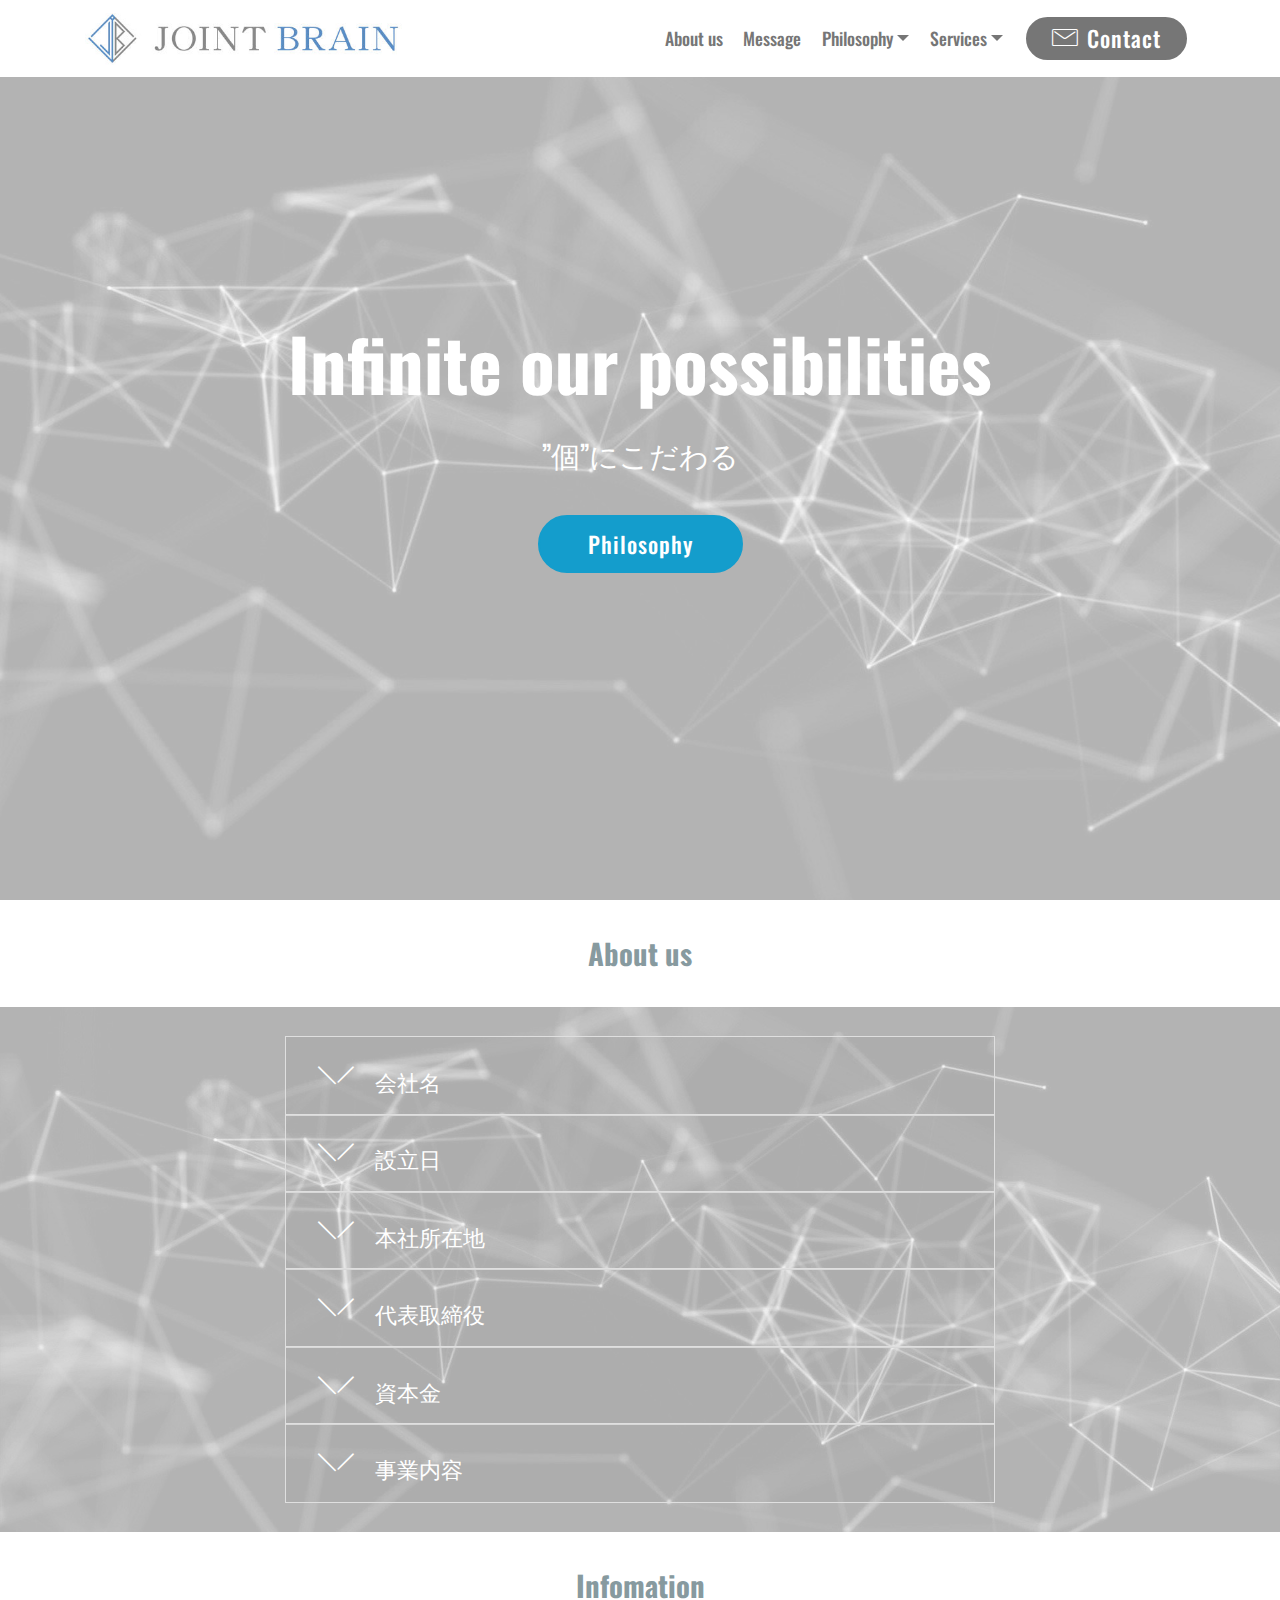
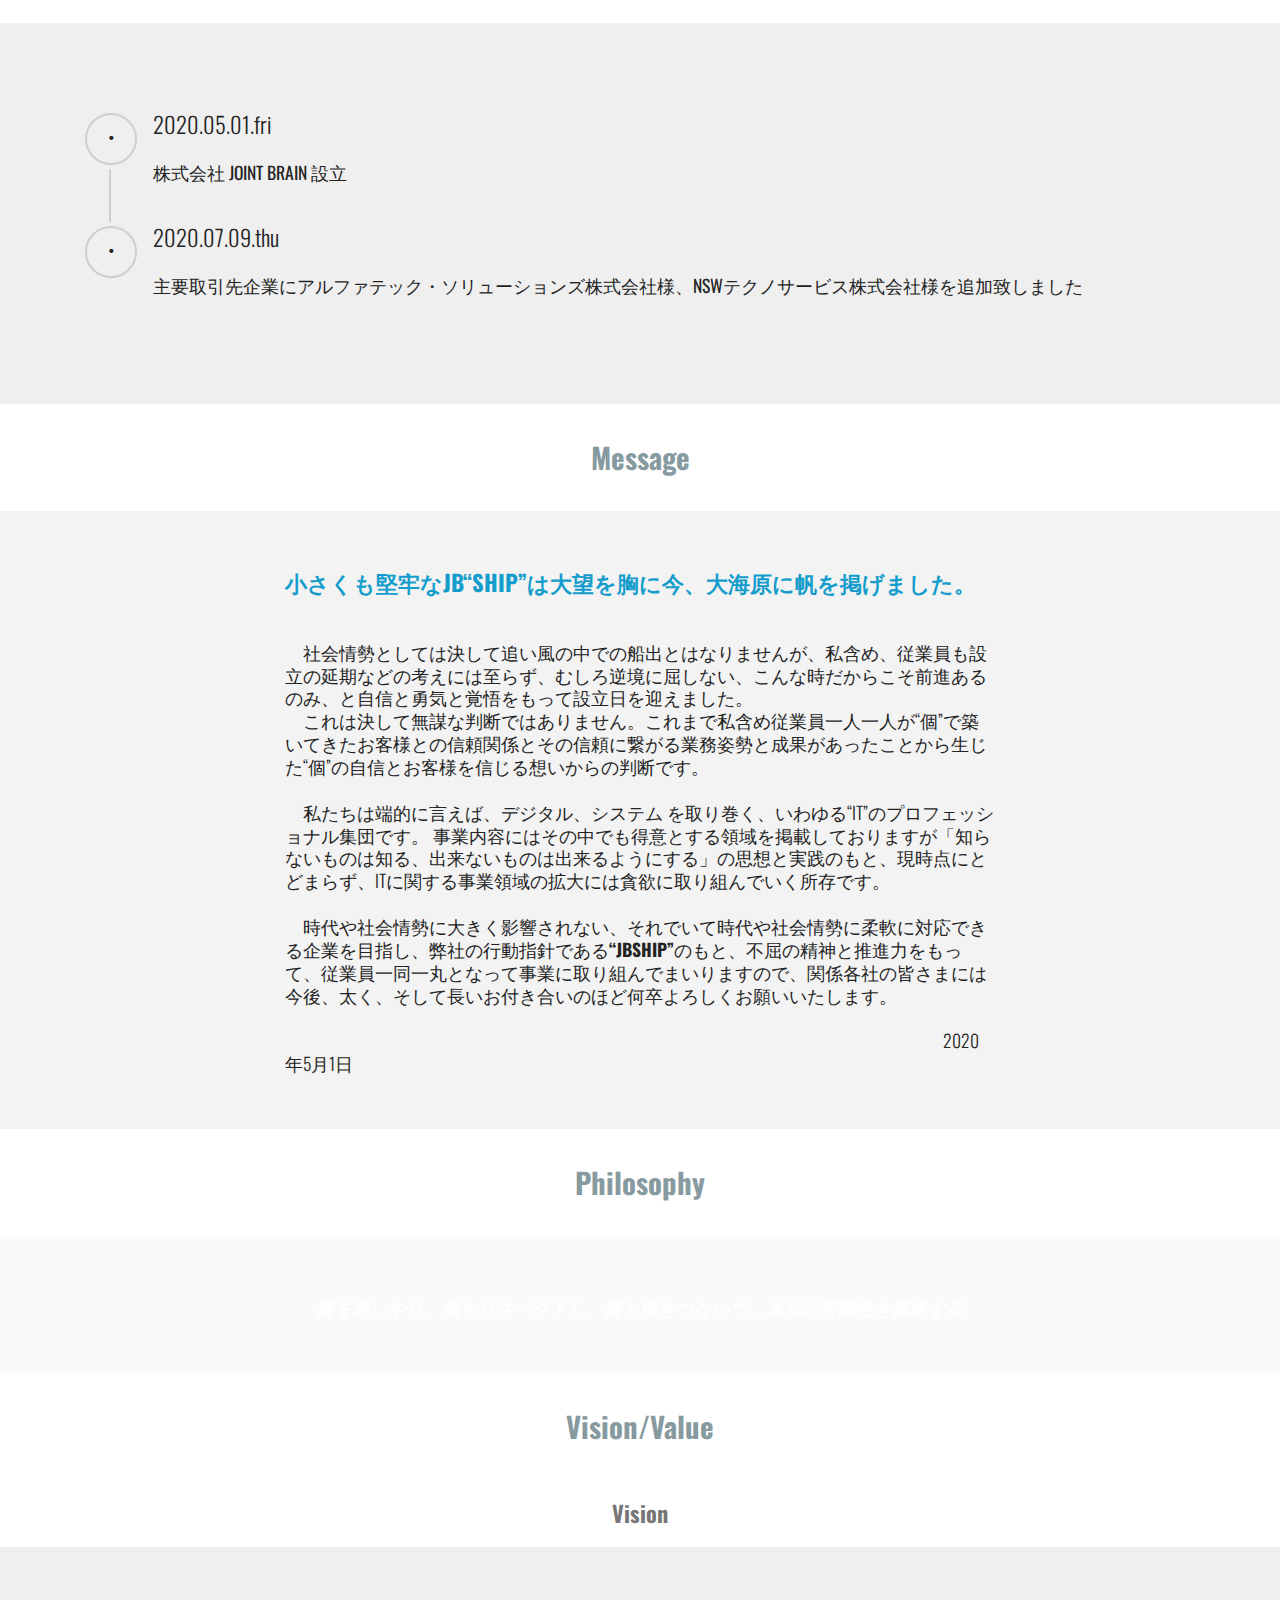
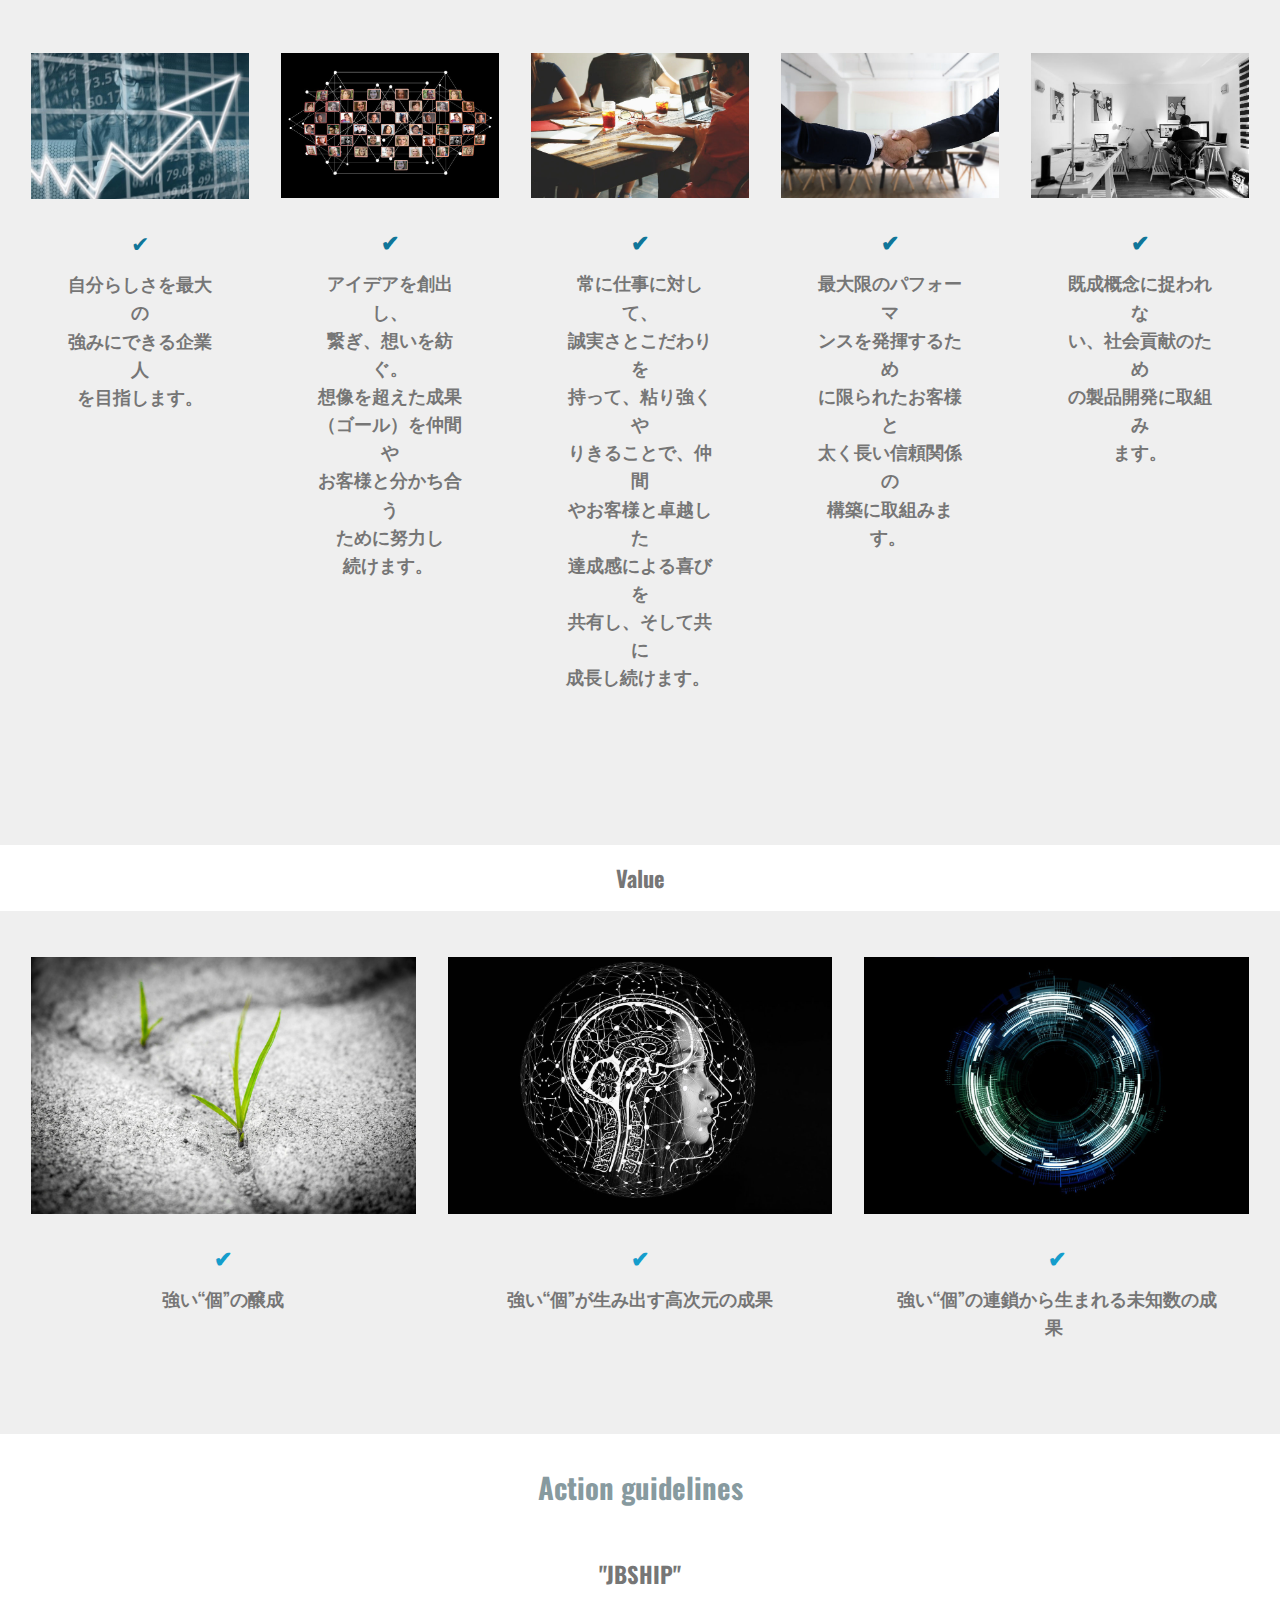
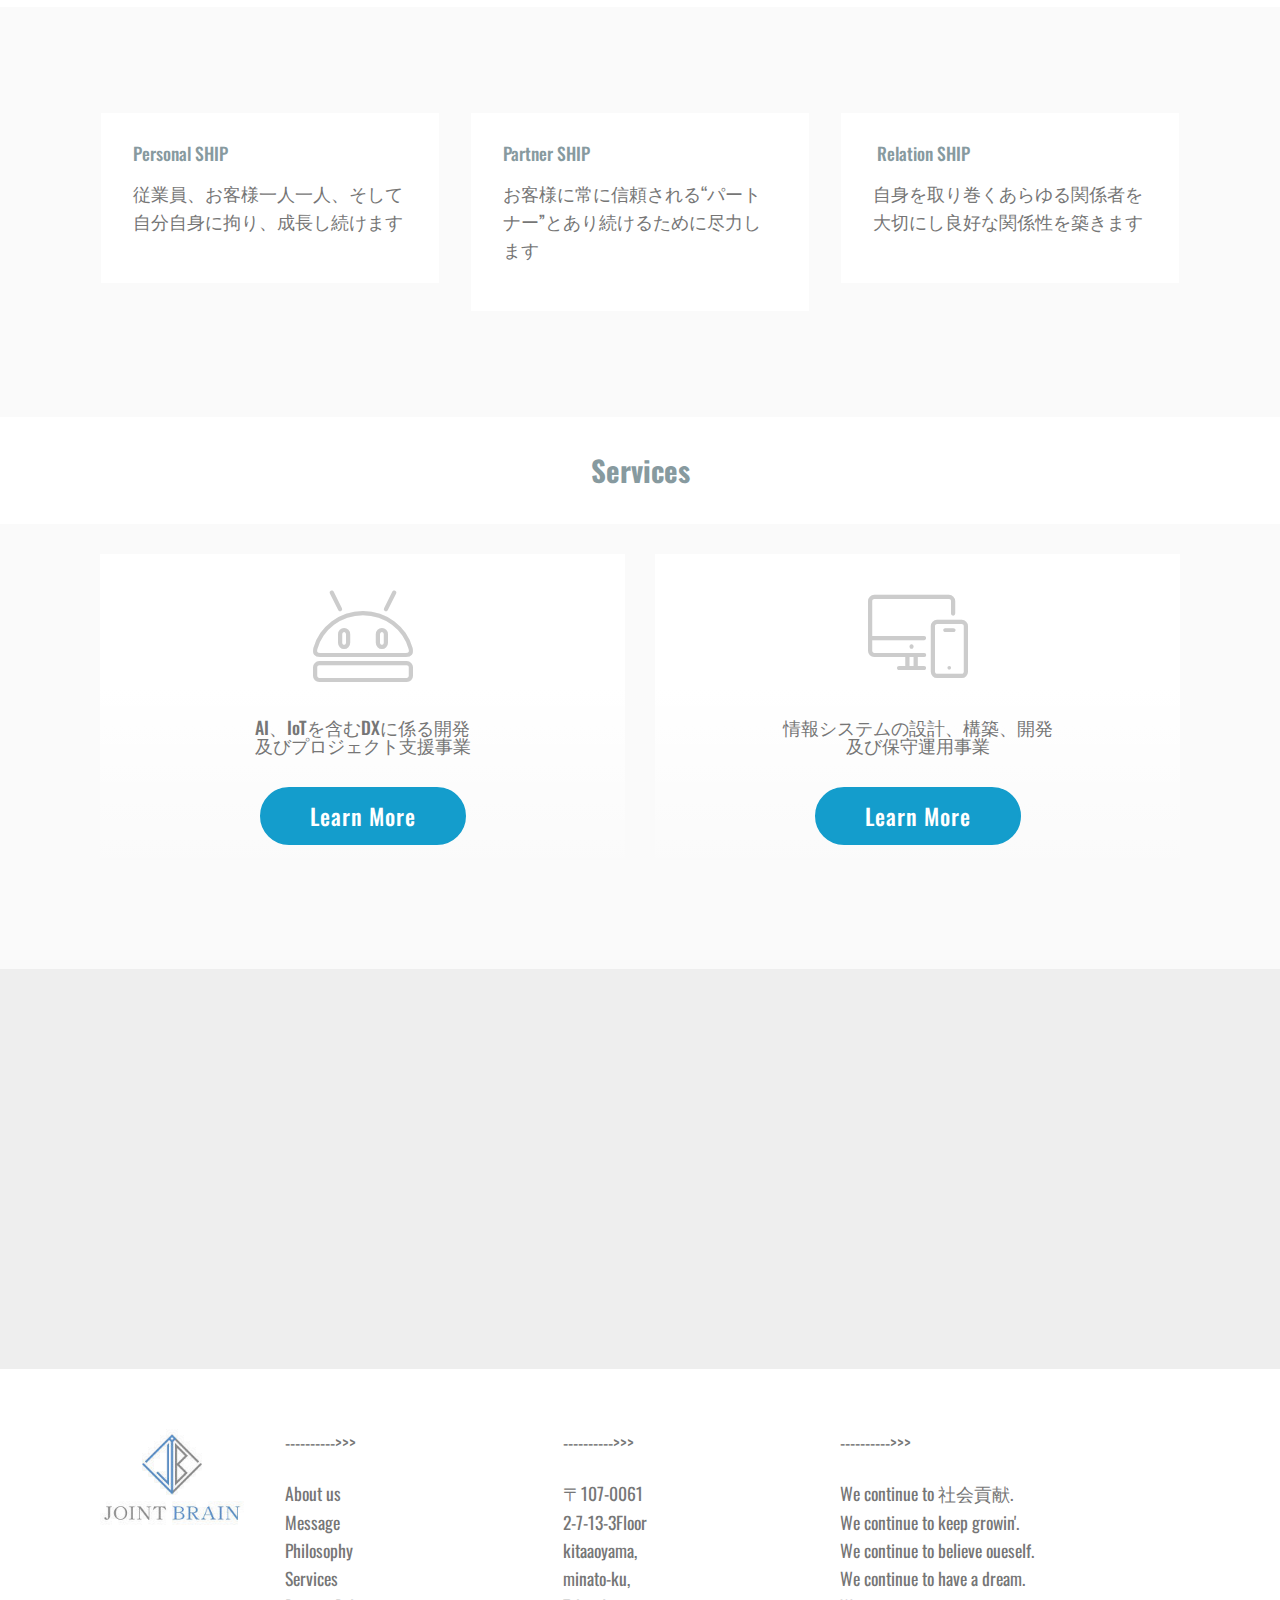
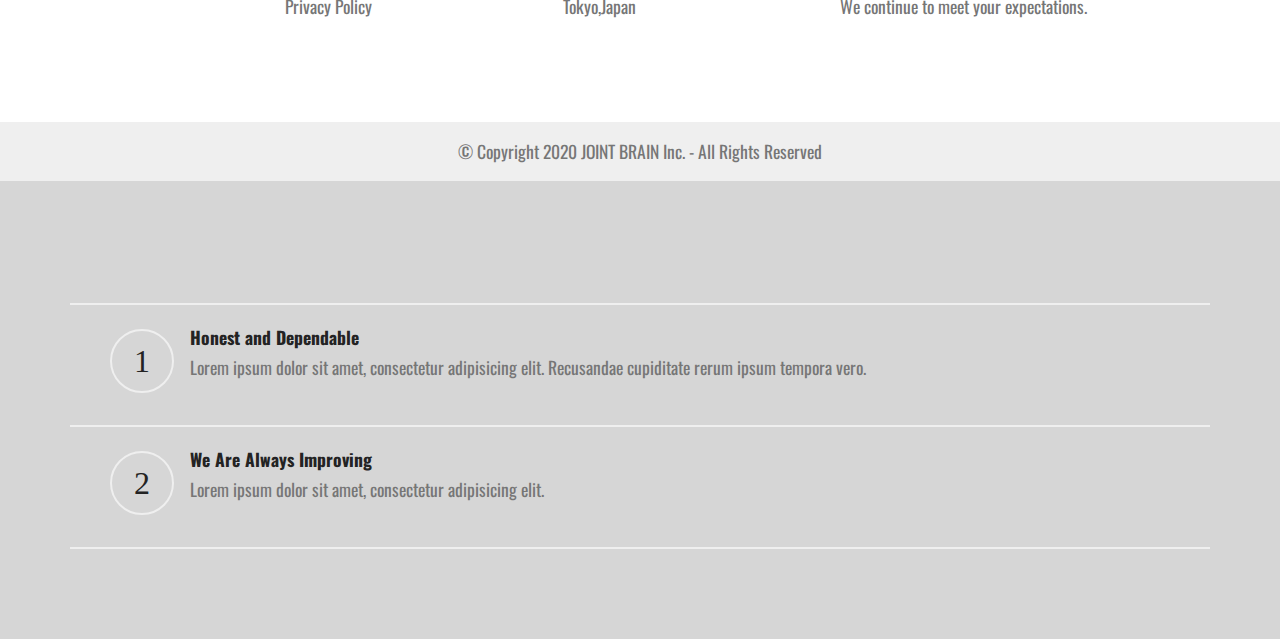
<file: index.html>
<!DOCTYPE html>
<html  >
<head>
  <!-- Site made with Mobirise Website Builder v4.12.3, https://mobirise.com -->
  <meta charset="UTF-8">
  <meta http-equiv="X-UA-Compatible" content="IE=edge">
  <meta name="generator" content="Mobirise v4.12.3, mobirise.com">
  <meta name="viewport" content="width=device-width, initial-scale=1, minimum-scale=1">
  <link rel="shortcut icon" href="assets/images/jointbrain-4-0-c9-f4-cmp-c-m-122x122-122x122.png" type="image/x-icon">
  <meta name="description" content="">
  
  
  <title>Home</title>
  <link rel="stylesheet" href="assets/web/assets/mobirise-icons/mobirise-icons.css">
  <link rel="stylesheet" href="assets/bootstrap/css/bootstrap.min.css">
  <link rel="stylesheet" href="assets/bootstrap/css/bootstrap-grid.min.css">
  <link rel="stylesheet" href="assets/bootstrap/css/bootstrap-reboot.min.css">
  <link rel="stylesheet" href="assets/socicon/css/styles.css">
  <link rel="stylesheet" href="assets/dropdown/css/style.css">
  <link rel="stylesheet" href="assets/tether/tether.min.css">
  <link rel="stylesheet" href="assets/theme/css/style.css">
  <link rel="preload" as="style" href="assets/mobirise/css/mbr-additional.css"><link rel="stylesheet" href="assets/mobirise/css/mbr-additional.css" type="text/css">
  
  
  
</head>
<body>
  <section class="menu cid-rXIf0M2KLl" once="menu" id="menu1-1">

    

    <nav class="navbar navbar-expand beta-menu navbar-dropdown align-items-center navbar-fixed-top navbar-toggleable-sm">
        <button class="navbar-toggler navbar-toggler-right" type="button" data-toggle="collapse" data-target="#navbarSupportedContent" aria-controls="navbarSupportedContent" aria-expanded="false" aria-label="Toggle navigation">
            <div class="hamburger">
                <span></span>
                <span></span>
                <span></span>
                <span></span>
            </div>
        </button>
        <div class="menu-logo">
            <div class="navbar-brand">
                <span class="navbar-logo">
                    <a href="index.html">
                         <img src="assets/images/jointbrain-4-0-c9-f4-cmp-c-w-510x95.jpg" alt="Mobirise" title="" style="height: 3.8rem;">
                    </a>
                </span>
                <span class="navbar-caption-wrap"><a class="navbar-caption text-warning display-2" href="index.html">　</a></span>
            </div>
        </div>
        <div class="collapse navbar-collapse" id="navbarSupportedContent">
            <ul class="navbar-nav nav-dropdown" data-app-modern-menu="true"><li class="nav-item">
                    <a class="nav-link link text-warning display-7" href="https://mobirise.co">
                        </a>
                </li><li class="nav-item"><a class="nav-link link text-warning display-7" href="index.html#content1-27">About us</a></li><li class="nav-item"><a class="nav-link link text-warning display-7" href="index.html#content1-26">Message</a></li><li class="nav-item dropdown"><a class="nav-link link dropdown-toggle text-warning display-7" href="index.html#content1-25" data-toggle="dropdown-submenu" aria-expanded="false">Philosophy</a><div class="dropdown-menu"><a class="dropdown-item text-warning display-7" href="index.html#content1-c">Vision</a><a class="dropdown-item text-warning display-7" href="index.html#content1-2h">Value</a><a class="dropdown-item text-warning display-7" href="index.html#content1-29">Action guidelines</a></div></li><li class="nav-item dropdown"><a class="nav-link link dropdown-toggle text-warning display-7" href="index.html#content1-28" data-toggle="dropdown-submenu" aria-expanded="false">Services</a><div class="dropdown-menu"><a class="dropdown-item text-warning display-7" href="services.html#features14-2x">IT技術革新事業</a><a class="dropdown-item text-warning display-7" href="services.html#features14-3x">ITD支援事業<br></a></div></li></ul>
            <div class="navbar-buttons mbr-section-btn"><a class="btn btn-sm btn-warning display-4" href="contact.html" target="_blank"><span class="mbri-letter mbr-iconfont mbr-iconfont-btn"></span>
                    Contact</a></div>
        </div>
    </nav>
</section>

<section class="engine"><a href="https://mobirise.info/r">bootstrap templates</a></section><section class="header1 cid-rXIipvT4Bp mbr-fullscreen" id="header16-2">

    

    <div class="mbr-overlay" style="opacity: 0.7; background-color: rgb(255, 255, 255);">
    </div>

    <div class="container">
        <div class="row justify-content-md-center">
            <div class="col-md-10 align-center">
                <h1 class="mbr-section-title mbr-bold pb-3 mbr-fonts-style display-1">Infinite our possibilities</h1>
                
                <p class="mbr-text pb-3 mbr-fonts-style display-5">”個”にこだわる</p>
                <div class="mbr-section-btn"><a class="btn btn-md btn-primary display-4" href="index.html#content1-25">Philosophy</a></div>
            </div>
        </div>
    </div>

</section>

<section class="mbr-section article content1 cid-s06voWHRxe" id="content1-27">
    
     

    <div class="container">
        <div class="media-container-row">
            <div class="mbr-text col-12 mbr-fonts-style display-5 col-md-8"><p><strong>About us</strong></p></div>
        </div>
    </div>
</section>

<section class="toggle1 cid-rXITRFhlB2" id="toggle1-w">

    

    <div class="mbr-overlay" style="opacity: 0.7; background-color: rgb(255, 255, 255);">
    </div>
        <div class="container">
            <div class="media-container-row">
                <div class="col-12 col-md-8">
                    <div class="section-head text-center space30">
                       
                    </div>
                    <div class="clearfix"></div>
                    <div id="bootstrap-toggle" class="toggle-panel accordionStyles tab-content">
                        <div class="card">
                            <div class="card-header" role="tab" id="headingOne">
                                <a role="button" class="collapsed panel-title text-black" data-toggle="collapse" data-core="" href="#collapse1_3" aria-expanded="false" aria-controls="collapse1">
                                    <h4 class="mbr-fonts-style display-4">
                                        <span class="sign mbr-iconfont mbri-arrow-down inactive"></span>&nbsp;会社名</h4>
                                </a>
                            </div>
                            <div id="collapse1_3" class="panel-collapse noScroll collapse" role="tabpanel" aria-labelledby="headingOne">
                                <div class="panel-body p-4">
                                    <p class="mbr-fonts-style panel-text display-4">株式会社 JOINT BRAIN&nbsp;<br></p>
                                </div>
                            </div>
                        </div>
                        <div class="card">
                            <div class="card-header" role="tab" id="headingTwo">
                                <a role="button" class="collapsed panel-title text-black" data-toggle="collapse" data-core="" href="#collapse2_3" aria-expanded="false" aria-controls="collapse2">
                                    <h4 class="mbr-fonts-style display-4">
                                        <span class="sign mbr-iconfont mbri-arrow-down inactive"></span>&nbsp;設立日</h4>
                                </a>

                            </div>
                            <div id="collapse2_3" class="panel-collapse noScroll collapse" role="tabpanel" aria-labelledby="headingTwo">
                                <div class="panel-body p-4">
                                    <p class="mbr-fonts-style panel-text display-4">2020年5月1日&nbsp;<br></p>
                                </div>
                            </div>
                        </div>
                        <div class="card">
                            <div class="card-header" role="tab" id="headingThree">
                                <a role="button" class="collapsed panel-title text-black" data-toggle="collapse" data-core="" href="#collapse3_3" aria-expanded="false" aria-controls="collapse3">
                                    <h4 class="mbr-fonts-style display-4">
                                        <span class="sign mbr-iconfont mbri-arrow-down inactive"></span>&nbsp;本社所在地</h4>
                                </a>
                            </div>
                            <div id="collapse3_3" class="panel-collapse noScroll collapse" role="tabpanel" aria-labelledby="headingThree">
                                <div class="panel-body p-4">
                                    <p class="mbr-fonts-style panel-text display-4">〒107-0061<br>東京都港区北青山2-7-13　プラセオ青山ビル3F&nbsp;<br></p>
                                </div>
                            </div>
                        </div>
                        <div class="card">
                            <div class="card-header" role="tab" id="headingThree">
                                <a role="button" class="collapsed panel-title text-black" data-toggle="collapse" data-core="" href="#collapse4_3" aria-expanded="false" aria-controls="collapse4">
                                    <h4 class="mbr-fonts-style display-4">
                                        <span class="sign mbr-iconfont mbri-arrow-down inactive"></span>&nbsp;代表取締役</h4>
                                </a>
                            </div>
                            <div id="collapse4_3" class="panel-collapse noScroll collapse" role="tabpanel" aria-labelledby="headingThree">
                                <div class="panel-body p-4">
                                    <p class="mbr-fonts-style panel-text display-4">
                                       岡崎 宏幸</p>
                                </div>
                            </div>
                        </div>
                        <div class="card">
                            <div class="card-header" role="tab" id="headingThree">
                                <a role="button" class="collapsed panel-title text-black" data-toggle="collapse" data-core="" href="#collapse5_3" aria-expanded="false" aria-controls="collapse5">
                                    <h4 class="mbr-fonts-style display-4">
                                        <span class="sign mbr-iconfont mbri-arrow-down inactive"></span>&nbsp;資本金</h4>
                                </a>
                            </div>
                            <div id="collapse5_3" class="panel-collapse noScroll collapse" role="tabpanel" aria-labelledby="headingThree">
                                <div class="panel-body p-4">
                                    <p class="mbr-fonts-style panel-text display-4">3,000千円&nbsp;<br></p>
                                </div>
                            </div>
                        </div>
                        <div class="card">
                            <div class="card-header" role="tab" id="headingThree">
                                <a role="button" class="collapsed panel-title text-black" data-toggle="collapse" data-core="" href="#collapse6_3" aria-expanded="false" aria-controls="collapse6">
                                    <h4 class="mbr-fonts-style display-4">
                                        <span class="sign mbr-iconfont mbri-arrow-down inactive"></span>&nbsp;事業内容</h4>
                                </a>
                            </div>
                            <div id="collapse6_3" class="panel-collapse noScroll collapse" role="tabpanel" aria-labelledby="headingThree">
                                <div class="panel-body p-4">
                                    <p class="mbr-fonts-style panel-text display-4">・AI、IoTを含むDXに係る開発及びプロジェクト支援事業
<br>・情報システムの設計、構築、開発及び保守運用事業　<br></p>
                                </div>
                            </div>
                        </div>
                    </div>
                </div>
            </div>
        </div>
</section>

<section class="mbr-section article content1 cid-s9lkf2KMGm" id="content1-4s">
    
     

    <div class="container">
        <div class="media-container-row">
            <div class="mbr-text col-12 mbr-fonts-style display-5 col-md-8"><strong>Infomation</strong></div>
        </div>
    </div>
</section>

<section class="step1 cid-s9ol11c9vD mbr-parallax-background" id="step1-52">

    

    <div class="mbr-overlay" style="opacity: 0.7; background-color: rgb(239, 239, 239);">
    </div>
    
    <div class="container">
        
        
        <div class="step-container">
            <div class="card separline pb-4">
                <div class="step-element d-flex">
                    <div class="step-wrapper pr-3">
                        <h3 class="step d-flex align-items-center justify-content-center">・</h3>
                    </div>          
                    <div class="step-text-content">
                        <h4 class="mbr-step-title pb-3 mbr-fonts-style display-4">2020.05.01.fri
                        </h4>
                        <p class="mbr-step-text mbr-fonts-style display-7">
                            株式会社 JOINT BRAIN 設立
                        </p>
                    </div>
                </div>
            </div>

            <div class="card">
                <div class="step-element d-flex">
                    <div class="step-wrapper pr-3">
                        <h3 class="step d-flex align-items-center justify-content-center">・</h3>
                    </div>          
                    <div class="step-text-content">
                        <h4 class="mbr-step-title pb-3 mbr-fonts-style display-4">2020.07.09.thu</h4>
                        <p class="mbr-step-text mbr-fonts-style display-7">
                            主要取引先企業にアルファテック・ソリューションズ株式会社様、NSWテクノサービス株式会社様を追加致しました
                        </p>
                    </div>
                </div>
            </div>

            

            
            
            
            
            
            
            
            
            
            
            
        </div>
    </div>
</section>

<section class="mbr-section article content1 cid-s06vdK3FHP" id="content1-26">
    
     

    <div class="container">
        <div class="media-container-row">
            <div class="mbr-text col-12 mbr-fonts-style display-5 col-md-8"><p><strong>Message</strong></p></div>
        </div>
    </div>
</section>

<section class="mbr-section content5 cid-rZYx1dlCew mbr-parallax-background" id="content5-18">

    

    <div class="mbr-overlay" style="opacity: 0.3; background-color: rgb(255, 255, 255);">
    </div>

    <div class="container">
        <div class="media-container-row">
            <div class="title col-12 col-md-8">
                <h2 class="align-center mbr-bold mbr-white pb-3 mbr-fonts-style display-4">小さくも堅牢なJB“SHIP”は大望を胸に今、大海原に帆を掲げました。</h2>
                <h3 class="mbr-section-subtitle align-center mbr-light mbr-white pb-3 mbr-fonts-style display-7"><br> 
<div>
</div><div>　社会情勢としては決して追い風の中での船出とはなりませんが、私含め、従業員も設立の延期などの考えには至らず、むしろ逆境に屈しない、こんな時だからこそ前進あるのみ、と自信と勇気と覚悟をもって設立日を迎えました。 
</div><div>　これは決して無謀な判断ではありません。これまで私含め従業員一人一人が“個”で築いてきたお客様との信頼関係とその信頼に繋がる業務姿勢と成果があったことから生じた“個”の自信とお客様を信じる想いからの判断です。</div><br><div>  
</div><div>
</div><div>　私たちは端的に言えば、デジタル、システム を取り巻く、いわゆる“IT”のプロフェッショナル集団です。 事業内容にはその中でも得意とする領域を掲載しておりますが「知らないものは知る、出来ないものは出来るようにする」の思想と実践のもと、現時点にとどまらず、ITに関する事業領域の拡大には貪欲に取り組んでいく所存です。</div><br><div>  
</div><div>
</div><div>　時代や社会情勢に大きく影響されない、それでいて時代や社会情勢に柔軟に対応できる企業を目指し、弊社の行動指針である<strong>“JBSHIP”</strong>のもと、不屈の精神と推進力をもって、従業員一同一丸となって事業に取り組んでまいりますので、関係各社の皆さまには今後、太く、そして長いお付き合いのほど何卒よろしくお願いいたします。<br><span style="font-size: 1.1rem;"><br>　 &nbsp; &nbsp; &nbsp; &nbsp; &nbsp; &nbsp; &nbsp; &nbsp; &nbsp; &nbsp; &nbsp; &nbsp; &nbsp; &nbsp; &nbsp; &nbsp; &nbsp; &nbsp; &nbsp; &nbsp; &nbsp; &nbsp; &nbsp; &nbsp; &nbsp; &nbsp; &nbsp; &nbsp; &nbsp; &nbsp; &nbsp; &nbsp; &nbsp; &nbsp; &nbsp; &nbsp; &nbsp; &nbsp; &nbsp; &nbsp; &nbsp; &nbsp; &nbsp; &nbsp; &nbsp; &nbsp; &nbsp; &nbsp; &nbsp; &nbsp; &nbsp; &nbsp; &nbsp; &nbsp; &nbsp; &nbsp; &nbsp; &nbsp; &nbsp; &nbsp; &nbsp; &nbsp; &nbsp; &nbsp; &nbsp; &nbsp; &nbsp; &nbsp; &nbsp; &nbsp; &nbsp; &nbsp; &nbsp; &nbsp; &nbsp; &nbsp; &nbsp; &nbsp; &nbsp; &nbsp;2020年5月1日 &nbsp; &nbsp;</span></div></h3>
                
                
            </div>
        </div>
    </div>
</section>

<section class="mbr-section article content1 cid-s06uKPWeNZ" id="content1-25">
    
     

    <div class="container">
        <div class="media-container-row">
            <div class="mbr-text col-12 mbr-fonts-style display-5 col-md-8"><p><strong>Philosophy</strong></p></div>
        </div>
    </div>
</section>

<section class="mbr-section content5 cid-rZYH98pm5i mbr-parallax-background" id="content5-1b">

    

    <div class="mbr-overlay" style="opacity: 0.7; background-color: rgb(255, 255, 255);">
    </div>

    <div class="container">
        <div class="media-container-row">
            <div class="title col-12 col-md-8">
                
                <h3 class="mbr-section-subtitle align-center mbr-light mbr-white pb-3 mbr-fonts-style display-7"><em><strong>
                    個を思いやり、個をリスペクトし、個と個をつないで、未知の可能性を探求する
                </strong></em></h3>
                
                
            </div>
        </div>
    </div>
</section>

<section class="mbr-section article content1 cid-s06ul2jQac" id="content1-23">
    
     

    <div class="container">
        <div class="media-container-row">
            <div class="mbr-text col-12 mbr-fonts-style display-5 col-md-8"><p><strong>Vision/Value</strong></p></div>
        </div>
    </div>
</section>

<section class="mbr-section article content1 cid-rXIEa2cgga" id="content1-c">
    
     

    <div class="container">
        <div class="media-container-row">
            <div class="mbr-text col-12 mbr-fonts-style display-4 col-md-8"><p><strong>Vision</strong></p></div>
        </div>
    </div>
</section>

<section class="features17 cid-rZYLYGYl8z mbr-parallax-background" id="features17-1d">
    
    

    <div class="mbr-overlay" style="opacity: 0.7; background-color: rgb(239, 239, 239);">
    </div>
    <div class="container-fluid">
        <div class="media-container-row">
            <div class="card p-3 col-12 col-md-6 my-col">
                <div class="card-wrapper">
                    <div class="card-img">
                        <img src="assets/images/mbr-5-686x485.jpeg" alt="Mobirise" title="">
                    </div>
                    <div class="card-box">
                        <h4 class="card-title pb-3 mbr-fonts-style display-4">✔</h4>
                        <p class="mbr-text mbr-fonts-style display-7"><strong>
                            自分らしさを最大の</strong><br><strong>強みにできる</strong><strong>企業人</strong><br><strong>を目指します。</strong><strong><br></strong><br><br><br><br><br><strong>
                        </strong></p>
                    </div>
                </div>
            </div>

            <div class="card p-3 col-12 col-md-6 my-col">
                <div class="card-wrapper">
                    <div class="card-img">
                        <img src="assets/images/mbr-4-686x457.jpg" alt="Mobirise" title="">
                    </div>
                    <div class="card-box">
                        <h4 class="card-title pb-3 mbr-fonts-style display-4"><strong>
                            ✔
                        </strong></h4>
                        <p class="mbr-text mbr-fonts-style display-7"><strong>アイデアを創出し、</strong><br><strong>繋ぎ、想いを紡ぐ。</strong><br><strong>想像を超えた成果</strong><br><strong>（ゴール）を仲間や</strong><br><strong>お客様と分かち合う</strong><br><strong>ために努力し<br>続けま</strong><strong>す。&nbsp;</strong><strong><br></strong><br></p>
                    </div>
                </div>
            </div>

            <div class="card p-3 col-12 col-md-6 my-col">
                <div class="card-wrapper">
                    <div class="card-img">
                        <img src="assets/images/mbr-1-686x457.jpg" alt="Mobirise" title="">
                    </div>
                    <div class="card-box">
                        <h4 class="card-title pb-3 mbr-fonts-style display-4"><strong>
                            ✔
                        </strong></h4>
                        <p class="mbr-text mbr-fonts-style display-7"><strong>常に仕事に対して、</strong><br><strong>誠実さとこだわりを</strong><br><strong>持って、粘り強くや</strong><br><strong>りきることで、仲間</strong><br><strong>やお客様と卓越した</strong><br><strong>達成感による喜びを</strong><br><strong>共有し、そして共に</strong><br><strong>成長し続けます。&nbsp;</strong><br></p>
                    </div>
                </div>
            </div>

            <div class="card p-3 col-12 col-md-6 my-col">
                <div class="card-wrapper">
                    <div class="card-img">
                        <img src="assets/images/mbr-2-686x457.jpg" alt="Mobirise" title="">
                    </div>
                    <div class="card-box">
                        <h4 class="card-title pb-3 mbr-fonts-style display-4"><strong>
                            ✔
                        </strong></h4>
                        <p class="mbr-text mbr-fonts-style display-7"><strong>最大限のパフォーマ</strong><br><strong>ンスを発揮するため</strong><br><strong>に限られたお客様</strong><strong>と<br></strong><strong>太く長い信頼関係</strong><strong>の<br>構築に取組みま</strong><strong>す。&nbsp;</strong><strong><br></strong><br><br><br></p>
                    </div>
                </div>
            </div>
            <div class="card p-3 col-12 col-md-6 my-col">
                <div class="card-wrapper">
                    <div class="card-img">
                        <img src="assets/images/mbr-686x457.jpg" alt="Mobirise" title="">
                    </div>
                    <div class="card-box">
                        <h4 class="card-title pb-3 mbr-fonts-style display-4"><strong>
                            ✔
                        </strong></h4>
                        <p class="mbr-text mbr-fonts-style display-7"><strong>
                            既成概念に捉われな</strong><br><strong>い、社会貢献のため</strong><br><strong>の製品開発に取組み</strong><br><strong>ます。</strong><br><br><br><br><br><strong>
                        </strong></p>
                    </div>
                </div>
            </div>
            
        </div>
    </div>
</section>

<section class="mbr-section article content1 cid-s06H0SPpxq" id="content1-2h">
    
     

    <div class="container">
        <div class="media-container-row">
            <div class="mbr-text col-12 mbr-fonts-style display-4 col-md-8"><p><strong>Value</strong></p></div>
        </div>
    </div>
</section>

<section class="features17 cid-rZZvURXYv8 mbr-parallax-background" id="features17-1z">
    
    

    <div class="mbr-overlay" style="opacity: 0.7; background-color: rgb(239, 239, 239);">
    </div>
    <div class="container-fluid">
        <div class="media-container-row">
            <div class="card p-3 col-12 col-md-6 col-lg-4">
                <div class="card-wrapper">
                    <div class="card-img">
                        <img src="assets/images/mbr-1184x789.jpg" alt="Mobirise" title="">
                    </div>
                    <div class="card-box">
                        <h4 class="card-title pb-3 mbr-fonts-style display-4"><strong>
                            ✔
                        </strong></h4>
                        <p class="mbr-text mbr-fonts-style display-7"><strong>
                            強い“個”の醸成
                        </strong></p>
                    </div>
                </div>
            </div>

            <div class="card p-3 col-12 col-md-6 col-lg-4">
                <div class="card-wrapper">
                    <div class="card-img">
                        <img src="assets/images/mbr-1-1184x789.jpg" alt="Mobirise" title="">
                    </div>
                    <div class="card-box">
                        <h4 class="card-title pb-3 mbr-fonts-style display-4"><strong>
                            ✔
                        </strong></h4>
                        <p class="mbr-text mbr-fonts-style display-7"><strong>
                            強い“個”が生み出す高次元の成果</strong></p>
                    </div>
                </div>
            </div>

            <div class="card p-3 col-12 col-md-6 col-lg-4">
                <div class="card-wrapper">
                    <div class="card-img">
                        <img src="assets/images/mbr-2-1184x789.jpg" alt="Mobirise" title="">
                    </div>
                    <div class="card-box">
                        <h4 class="card-title pb-3 mbr-fonts-style display-4"><strong>
                            ✔
                        </strong></h4>
                        <p class="mbr-text mbr-fonts-style display-7"><strong>強い“個”の連鎖から生まれる未知数の成果&nbsp;</strong><br></p>
                    </div>
                </div>
            </div>

            
            
            
        </div>
    </div>
</section>

<section class="mbr-section article content1 cid-s06vJ08Ywq" id="content1-29">
    
     

    <div class="container">
        <div class="media-container-row">
            <div class="mbr-text col-12 mbr-fonts-style display-5 col-md-8"><p><strong>Action guidelines</strong></p></div>
        </div>
    </div>
</section>

<section class="mbr-section article content1 cid-rXIJLkccym" id="content1-j">
    
     

    <div class="container">
        <div class="media-container-row">
            <div class="mbr-text col-12 mbr-fonts-style display-4 col-md-8"><strong>"JBSHIP"</strong></div>
        </div>
    </div>
</section>

<section class="features4 cid-s07Ah8s82r mbr-parallax-background" id="features4-35">
    
         

    <div class="mbr-overlay" style="opacity: 0.7; background-color: rgb(255, 255, 255);">
    </div>
    <div class="container">
        <div class="media-container-row">
            <div class="card p-3 col-12 col-md-6 col-lg-4">
                <div class="card-wrapper media-container-row media-container-row">
                    <div class="card-box">
                        <h4 class="card-title pb-3 mbr-fonts-style display-7">Personal SHIP</h4>
                        <p class="mbr-text mbr-fonts-style display-7">
                            従業員、お客様一人一人、そして自分自身に拘り、成長し続けます
                        </p>
                    </div>
                </div>
            </div>

            <div class="card p-3 col-12 col-md-6 col-12 col-md-6 col-lg-4">
                <div class="card-wrapper media-container-row">
                    <div class="card-box">
                        <h4 class="card-title pb-3 mbr-fonts-style display-7">Partner SHIP</h4>
                        <p class="mbr-text mbr-fonts-style display-7">
                            お客様に常に信頼される“パートナー”とあり続けるために尽力します
                        </p>
                    </div>
                </div>
            </div>

            <div class="card p-3 col-12 col-md-6 col-lg-4">
                <div class="card-wrapper media-container-row">
                    <div class="card-box">
                        <h4 class="card-title pb-3 mbr-fonts-style display-7">&nbsp;Relation SHIP</h4>
                        <p class="mbr-text mbr-fonts-style display-7">
                            自身を取り巻くあらゆる関係者を大切にし良好な関係性を築きます
                        </p>
                    </div>
                </div>
            </div>

            
        </div>
    </div>
</section>

<section class="mbr-section article content1 cid-s06vzJpxSc" id="content1-28">
    
     

    <div class="container">
        <div class="media-container-row">
            <div class="mbr-text col-12 mbr-fonts-style display-5 col-md-8"><p><strong>Services</strong></p></div>
        </div>
    </div>
</section>

<section class="features8 cid-rZZ5adRXmP mbr-parallax-background" id="features8-1p">

    

    <div class="mbr-overlay" style="opacity: 0.7; background-color: rgb(255, 255, 255);">
    </div>

    <div class="container">
        <div class="media-container-row">

            <div class="card  col-12 col-md-6">
                <div class="card-img">
                    <span class="mbr-iconfont mbri-android" style="color: rgb(204, 204, 204); fill: rgb(204, 204, 204);"></span>
                </div>
                <div class="card-box align-center">
                    <h4 class="card-title mbr-fonts-style display-7">AI、IoTを含むDXに係る開発<br>及びプロジェクト支援事業
</h4>
                    
                    <div class="mbr-section-btn text-center"><a href="services.html#features14-2x" class="btn btn-primary display-4" target="_blank">Learn&nbsp;More
                        </a></div>
                </div>
            </div>

            <div class="card  col-12 col-md-6">
                <div class="card-img">
                    <span class="mbr-iconfont mbri-responsive" style="color: rgb(204, 204, 204); fill: rgb(204, 204, 204);"></span>
                </div>
                <div class="card-box align-center">
                    <h4 class="card-title mbr-fonts-style display-7">情報システムの設計、構築、開発<br>及び保守運用事業
</h4>
                    
                    <div class="mbr-section-btn text-center"><a href="services.html#features14-3x" class="btn btn-primary display-4" target="_blank">Learn&nbsp;More
                        </a></div>
                </div>
            </div>

            

            
        </div>
    </div>
</section>

<section class="map1 cid-s06wU8eCqb" id="map1-2a">

     

    <div class="google-map"><iframe frameborder="0" style="border:0" src="https://www.google.com/maps/embed?pb=!1m18!1m12!1m3!1d3241.245525426435!2d139.71568435105206!3d35.67095598009961!2m3!1f0!2f0!3f0!3m2!1i1024!2i768!4f13.1!3m3!1m2!1s0x60188c9c0b6f3043%3A0xc123d481759506ae!2z44CSMTA3LTAwNjEg5p2x5Lqs6YO95riv5Yy65YyX6Z2S5bGx77yS5LiB55uu77yX4oiS77yR77yT!5e0!3m2!1sja!2sjp!4v1590507479241!5m2!1sja!2sjp" allowfullscreen=""></iframe></div>
</section>

<section class="footer3 cid-s0bOEcfw3P" id="footer3-45">

    

    

    <div class="container">
        <div class="media-container-row content">
            <div class="col-md-2 col-sm-4">
                <div class="mb-3 img-logo">
                    <a href="index.html">
                         <img src="assets/images/jointbrain-4-0-c9-f4-cmp-c-h-192x128.jpg" alt="Mobirise" title="">
                    </a>
                </div>
                <p class="mbr-fonts-style foot-logo display-7">&nbsp;</p>
            </div>
            <div class="col-md-3 col-sm-4">
                <p class="mb-4 mbr-fonts-style foot-title display-7">----------&gt;&gt;&gt;
                </p>
                <p class="mbr-text mbr-links-column mbr-fonts-style display-7"><a href="index.html#content1-27" class="text-warning">About us</a>
                    <br><a href="index.html#content1-26" class="text-warning">Message</a>&nbsp;<br><a href="index.html#content1-25" class="text-warning">Philosophy</a>&nbsp;<br><a href="index.html#content1-28" class="text-warning">Services</a><br><a href="privacypolicy.html" class="text-warning">Privacy Policy</a><br><a href="index.html#content1-28" class="text-warning"><br></a><br></p>
            </div>
            <div class="col-md-3 col-sm-4">
                <p class="mb-4 mbr-fonts-style foot-title display-7">----------&gt;&gt;&gt;
                </p>
                <p class="mbr-text mbr-fonts-style mbr-links-column display-7">〒107-0061<br>2-7-13-3Floor<br>kitaaoyama,
<br>minato-ku,<br>Tokyo,Japan<br><br></p>
            </div>
            <div class="col-md-4 col-sm-12">
                <p class="mb-4 mbr-fonts-style foot-title display-7">----------&gt;&gt;&gt;
                </p>
                <p class="mbr-text form-text mbr-fonts-style display-7">We continue to 社会貢献.<br>We continue to keep growin'.<br>We continue to believe oueself.<br>We continue to have a dream.<br>We continue to meet your expectations.<br>
                </p>
                

            </div>
        </div>
        
    </div>
</section>

<section once="footers" class="cid-s072EUAmCs" id="footer6-2o">

    

    

    <div class="container">
        <div class="media-container-row align-center mbr-white">
            <div class="col-12">
                <p class="mbr-text mb-0 mbr-fonts-style display-7">
                    © Copyright 2020 JOINT BRAIN Inc. - All Rights Reserved
                </p>
            </div>
        </div>
    </div>
</section>

<section class="counters5 counters cid-s9orNJfIp9 mbr-parallax-background" id="counters5-56">

    

    <div class="mbr-overlay" style="opacity: 0.7; background-color: rgb(204, 204, 204);">
    </div>

    <div class="container pt-4 mt-2">
        
        
        <div class="row justify-content-center">
            <div class="cards-block">
                <div class="cards-container">
                    <div class="card px-3 align-left col-12">
                        <div class="panel-item p-4 d-flex">
                            <div class="card-img pr-3">
                                <h3 class="img-text d-flex align-items-center justify-content-center">
                                    1
                                </h3>
                            </div>
                            <div class="card-text">
                                <h4 class="mbr-content-title mbr-bold mbr-fonts-style display-7">Honest and Dependable</h4>
                                <p class="mbr-content-text mbr-fonts-style display-7">
                                    Lorem ipsum dolor sit amet, consectetur adipisicing elit. Recusandae cupiditate rerum ipsum tempora vero.</p>
                            </div>
                        </div>
                    </div>
                    <div class="card px-3 align-left col-12">
                        <div class="panel-item p-4 d-flex">
                            <div class="card-img pr-3">
                                <h3 class="img-text d-flex align-items-center justify-content-center">
                                    2
                                </h3>
                            </div>
                            <div class="card-text">
                                <h4 class="mbr-content-title mbr-bold mbr-fonts-style display-7">We Are Always Improving</h4>
                                <p class="mbr-content-text mbr-fonts-style display-7">
                                    Lorem ipsum dolor sit amet, consectetur adipisicing elit.
                                </p>
                            </div>
                        </div>
                    </div>
                    
                    
                </div>
            </div>
        </div>
    </div>
</section>


  <script src="assets/web/assets/jquery/jquery.min.js"></script>
  <script src="assets/popper/popper.min.js"></script>
  <script src="assets/bootstrap/js/bootstrap.min.js"></script>
  <script src="assets/smoothscroll/smooth-scroll.js"></script>
  <script src="assets/dropdown/js/nav-dropdown.js"></script>
  <script src="assets/dropdown/js/navbar-dropdown.js"></script>
  <script src="assets/touchswipe/jquery.touch-swipe.min.js"></script>
  <script src="assets/mbr-switch-arrow/mbr-switch-arrow.js"></script>
  <script src="assets/parallax/jarallax.min.js"></script>
  <script src="assets/viewportchecker/jquery.viewportchecker.js"></script>
  <script src="assets/tether/tether.min.js"></script>
  <script src="assets/theme/js/script.js"></script>
  <script src="assets/formoid/formoid.min.js"></script>
  
  
</body>
</html>
</file>
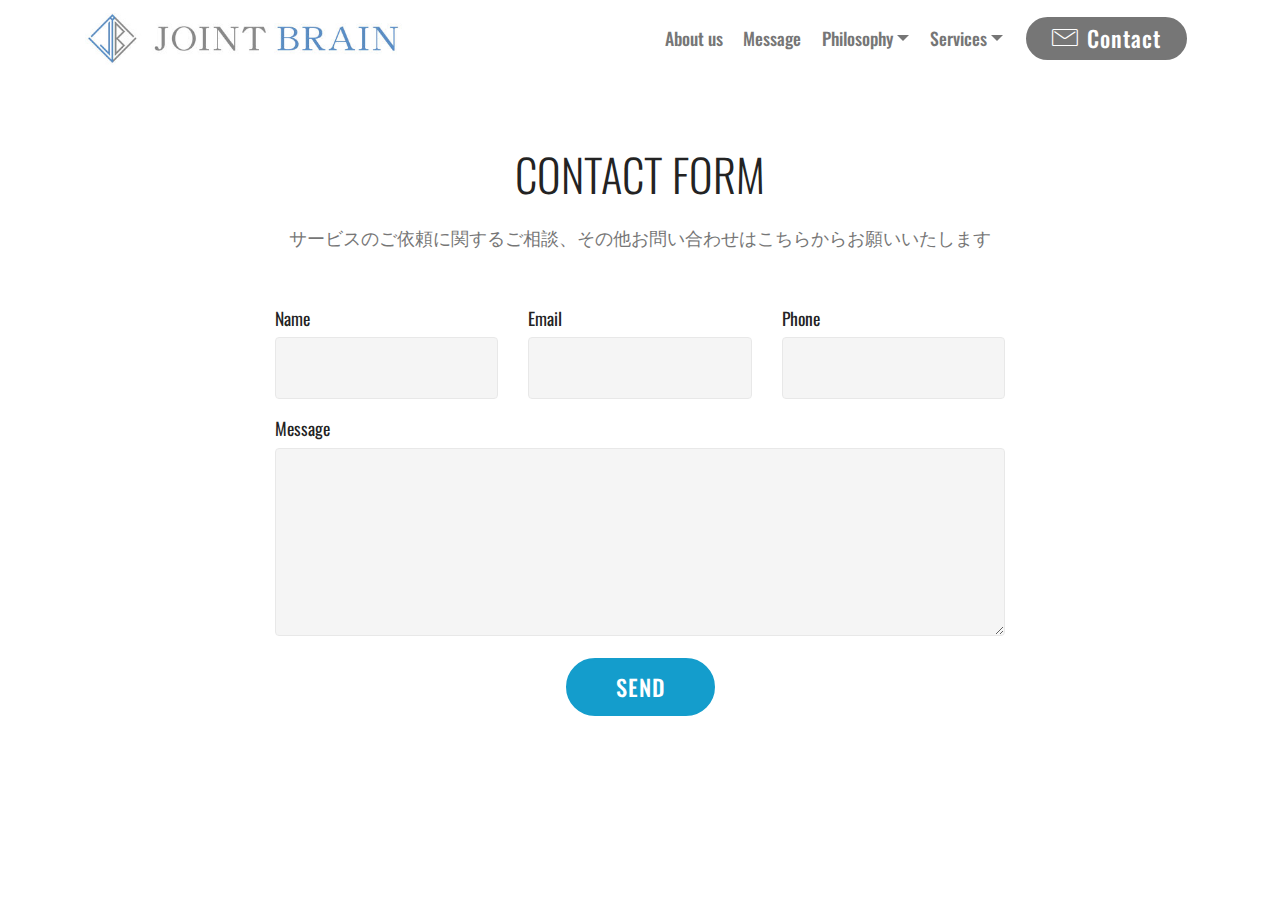
<file: contact.html>
<!DOCTYPE html>
<html  >
<head>
  <!-- Site made with Mobirise Website Builder v4.12.3, https://mobirise.com -->
  <meta charset="UTF-8">
  <meta http-equiv="X-UA-Compatible" content="IE=edge">
  <meta name="generator" content="Mobirise v4.12.3, mobirise.com">
  <meta name="viewport" content="width=device-width, initial-scale=1, minimum-scale=1">
  <link rel="shortcut icon" href="assets/images/jointbrain-4-0-c9-f4-cmp-c-m-122x122-122x122.png" type="image/x-icon">
  <meta name="description" content="Website Builder Description">
  
  
  <title>Contact form</title>
  <link rel="stylesheet" href="assets/web/assets/mobirise-icons/mobirise-icons.css">
  <link rel="stylesheet" href="assets/bootstrap/css/bootstrap.min.css">
  <link rel="stylesheet" href="assets/bootstrap/css/bootstrap-grid.min.css">
  <link rel="stylesheet" href="assets/bootstrap/css/bootstrap-reboot.min.css">
  <link rel="stylesheet" href="assets/tether/tether.min.css">
  <link rel="stylesheet" href="assets/dropdown/css/style.css">
  <link rel="stylesheet" href="assets/theme/css/style.css">
  <link rel="preload" as="style" href="assets/mobirise/css/mbr-additional.css"><link rel="stylesheet" href="assets/mobirise/css/mbr-additional.css" type="text/css">
  
  
  
</head>
<body>
  <section class="menu cid-rXIf0M2KLl" once="menu" id="menu1-3g">

    

    <nav class="navbar navbar-expand beta-menu navbar-dropdown align-items-center navbar-fixed-top navbar-toggleable-sm">
        <button class="navbar-toggler navbar-toggler-right" type="button" data-toggle="collapse" data-target="#navbarSupportedContent" aria-controls="navbarSupportedContent" aria-expanded="false" aria-label="Toggle navigation">
            <div class="hamburger">
                <span></span>
                <span></span>
                <span></span>
                <span></span>
            </div>
        </button>
        <div class="menu-logo">
            <div class="navbar-brand">
                <span class="navbar-logo">
                    <a href="index.html">
                         <img src="assets/images/jointbrain-4-0-c9-f4-cmp-c-w-510x95.jpg" alt="Mobirise" title="" style="height: 3.8rem;">
                    </a>
                </span>
                <span class="navbar-caption-wrap"><a class="navbar-caption text-warning display-2" href="index.html">　</a></span>
            </div>
        </div>
        <div class="collapse navbar-collapse" id="navbarSupportedContent">
            <ul class="navbar-nav nav-dropdown" data-app-modern-menu="true"><li class="nav-item">
                    <a class="nav-link link text-warning display-7" href="https://mobirise.co">
                        </a>
                </li><li class="nav-item"><a class="nav-link link text-warning display-7" href="index.html#content1-27">About us</a></li><li class="nav-item"><a class="nav-link link text-warning display-7" href="index.html#content1-26">Message</a></li><li class="nav-item dropdown"><a class="nav-link link dropdown-toggle text-warning display-7" href="index.html#content1-25" data-toggle="dropdown-submenu" aria-expanded="false">Philosophy</a><div class="dropdown-menu"><a class="dropdown-item text-warning display-7" href="index.html#content1-c">Vision</a><a class="dropdown-item text-warning display-7" href="index.html#content1-2h">Value</a><a class="dropdown-item text-warning display-7" href="index.html#content1-29">Action guidelines</a></div></li><li class="nav-item dropdown"><a class="nav-link link dropdown-toggle text-warning display-7" href="index.html#content1-28" data-toggle="dropdown-submenu" aria-expanded="false">Services</a><div class="dropdown-menu"><a class="dropdown-item text-warning display-7" href="services.html#features14-2x">IT技術革新事業</a><a class="dropdown-item text-warning display-7" href="services.html#features14-3x">ITD支援事業<br></a></div></li></ul>
            <div class="navbar-buttons mbr-section-btn"><a class="btn btn-sm btn-warning display-4" href="contact.html" target="_blank"><span class="mbri-letter mbr-iconfont mbr-iconfont-btn"></span>
                    Contact</a></div>
        </div>
    </nav>
</section>

<section class="engine"><a href="https://mobirise.info/j">website templates</a></section><section once="footers" class="cid-s072EUAmCs" id="footer6-3h">

    

    

    <div class="container">
        <div class="media-container-row align-center mbr-white">
            <div class="col-12">
                <p class="mbr-text mb-0 mbr-fonts-style display-7">
                    © Copyright 2020 JOINT BRAIN Inc. - All Rights Reserved
                </p>
            </div>
        </div>
    </div>
</section>

<section class="mbr-section form1 cid-s09wgoryjE" id="form1-3k">

    

    
    <div class="container">
        <div class="row justify-content-center">
            <div class="title col-12 col-lg-8">
                <h2 class="mbr-section-title align-center pb-3 mbr-fonts-style display-2">
                    CONTACT FORM
                </h2>
                <h3 class="mbr-section-subtitle align-center mbr-light pb-3 mbr-fonts-style display-7">サービスのご依頼に関するご相談、その他お問い合わせはこちらからお願いいたします</h3>
            </div>
        </div>
    </div>
    <div class="container">
        <div class="row justify-content-center">
            <div class="media-container-column col-lg-8" data-form-type="formoid">
                <!---Formbuilder Form--->
                <form action="https://mobirise.com/" method="POST" class="mbr-form form-with-styler" data-form-title="Mobirise Form"><input type="hidden" name="email" data-form-email="true" value="oVnp3TpCydi3T3V8EyPjzBhLQLGyE02A3lQTCGOpahAjq1BX8QeZftLMp1c4Rglfvf2NIXOGCRfQRAe+UzMsNRF/SpAjSIouONxBFTVTB4wGU/B2c7yvbXbMr5RfP/uB">
                    <div class="row">
                        <div hidden="hidden" data-form-alert="" class="alert alert-success col-12">Thanks for filling out the form!</div>
                        <div hidden="hidden" data-form-alert-danger="" class="alert alert-danger col-12">
                        </div>
                    </div>
                    <div class="dragArea row">
                        <div class="col-md-4  form-group" data-for="name">
                            <label for="name-form1-3k" class="form-control-label mbr-fonts-style display-7">Name</label>
                            <input type="text" name="name" data-form-field="Name" required="required" class="form-control display-7" id="name-form1-3k">
                        </div>
                        <div class="col-md-4  form-group" data-for="email">
                            <label for="email-form1-3k" class="form-control-label mbr-fonts-style display-7">Email</label>
                            <input type="email" name="email" data-form-field="Email" required="required" class="form-control display-7" id="email-form1-3k">
                        </div>
                        <div data-for="phone" class="col-md-4  form-group">
                            <label for="phone-form1-3k" class="form-control-label mbr-fonts-style display-7">Phone</label>
                            <input type="tel" name="phone" data-form-field="Phone" class="form-control display-7" id="phone-form1-3k">
                        </div>
                        <div data-for="message" class="col-md-12 form-group">
                            <label for="message-form1-3k" class="form-control-label mbr-fonts-style display-7">Message</label>
                            <textarea name="message" data-form-field="Message" class="form-control display-7" id="message-form1-3k"></textarea>
                        </div>
                        <div class="col-md-12 input-group-btn align-center"><button type="submit" class="btn btn-primary btn-form display-4" href="mailto:elsartshe@yahoo.co.jp">SEND</button></div>
                    </div>
                </form><!---Formbuilder Form--->
            </div>
        </div>
    </div>
</section>


  <script src="assets/web/assets/jquery/jquery.min.js"></script>
  <script src="assets/popper/popper.min.js"></script>
  <script src="assets/bootstrap/js/bootstrap.min.js"></script>
  <script src="assets/tether/tether.min.js"></script>
  <script src="assets/smoothscroll/smooth-scroll.js"></script>
  <script src="assets/dropdown/js/nav-dropdown.js"></script>
  <script src="assets/dropdown/js/navbar-dropdown.js"></script>
  <script src="assets/touchswipe/jquery.touch-swipe.min.js"></script>
  <script src="assets/theme/js/script.js"></script>
  <script src="assets/formoid/formoid.min.js"></script>
  
  
</body>
</html>
</file>
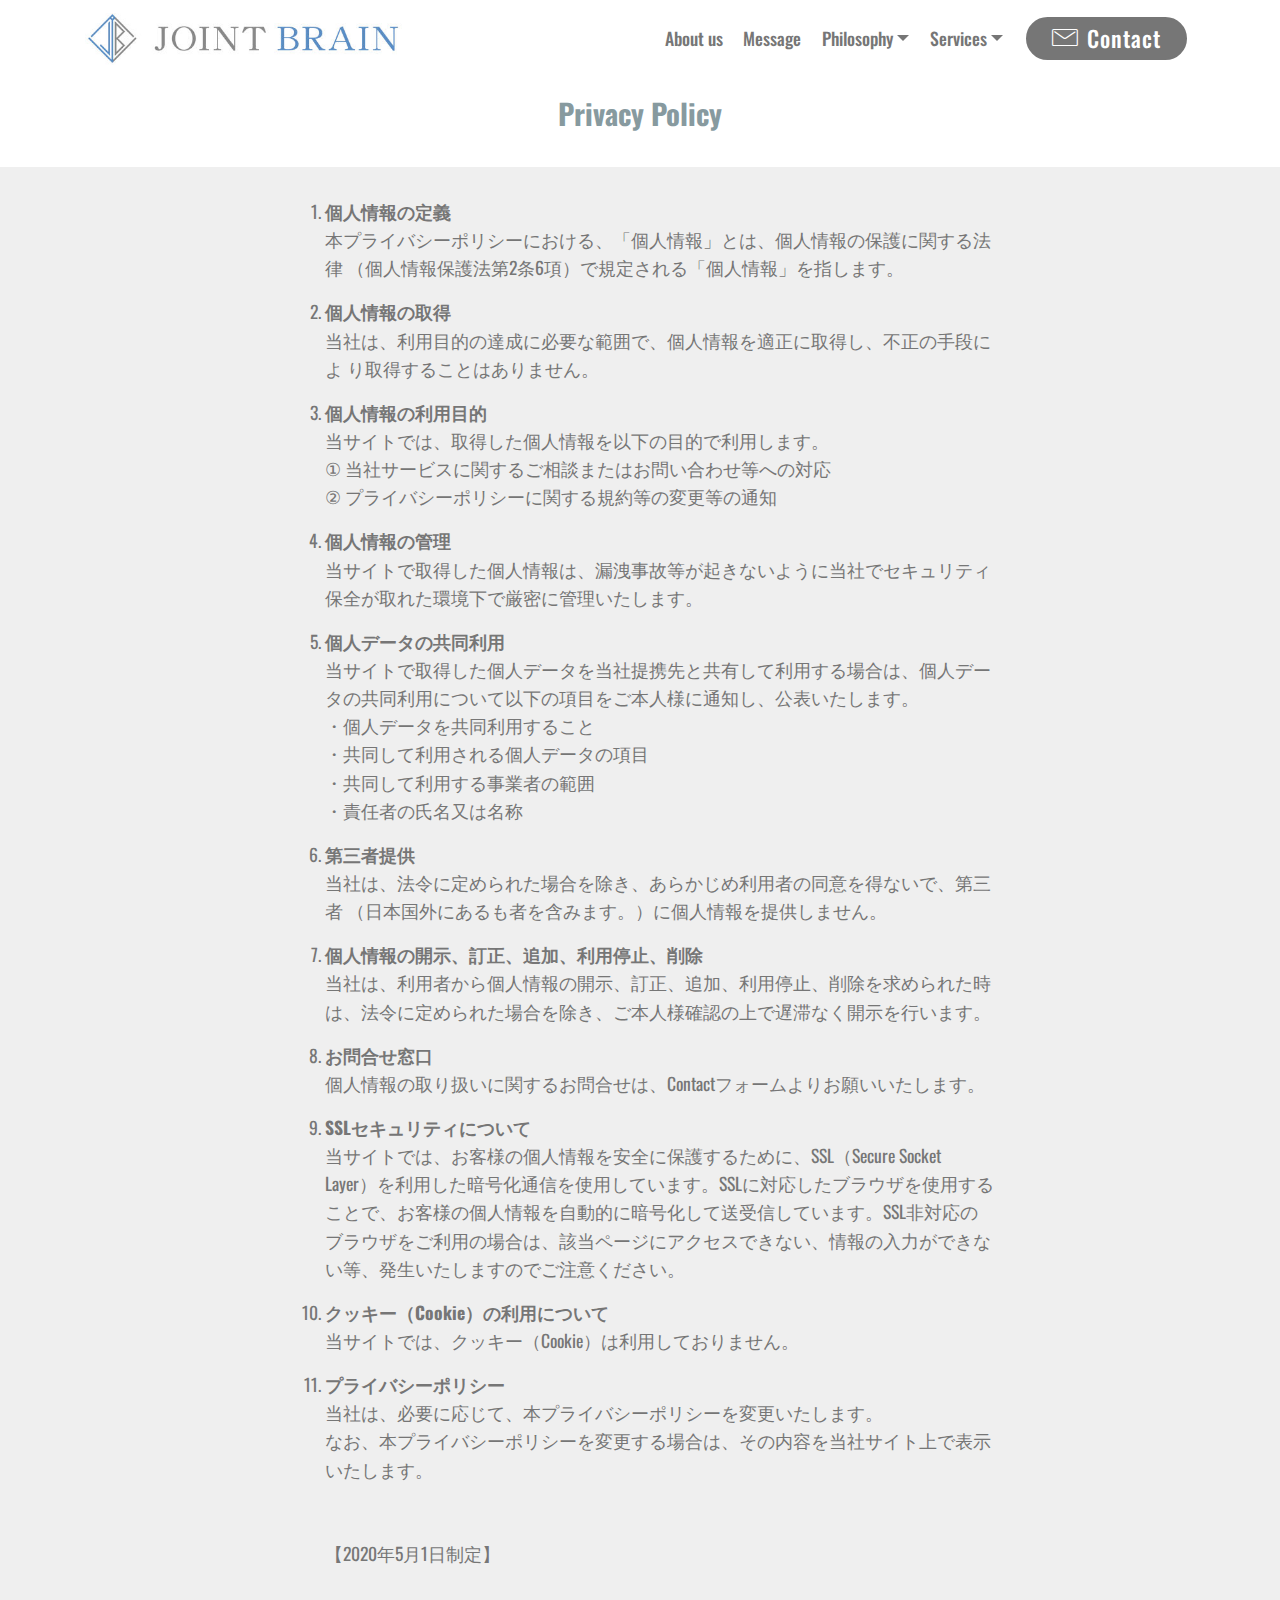
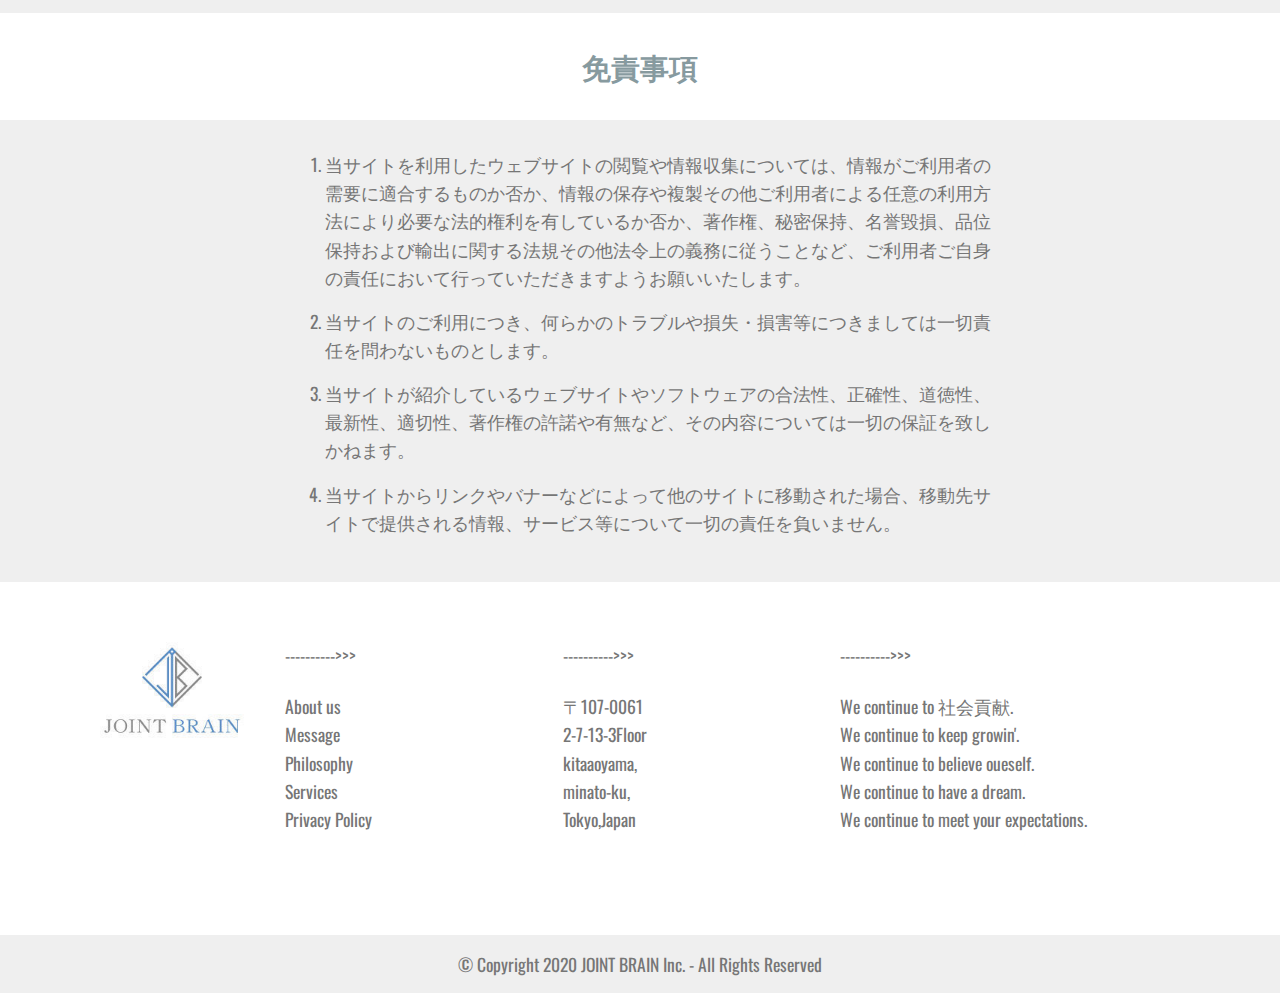
<file: privacypolicy.html>
<!DOCTYPE html>
<html  >
<head>
  <!-- Site made with Mobirise Website Builder v4.12.3, https://mobirise.com -->
  <meta charset="UTF-8">
  <meta http-equiv="X-UA-Compatible" content="IE=edge">
  <meta name="generator" content="Mobirise v4.12.3, mobirise.com">
  <meta name="viewport" content="width=device-width, initial-scale=1, minimum-scale=1">
  <link rel="shortcut icon" href="assets/images/jointbrain-4-0-c9-f4-cmp-c-m-122x122-122x122.png" type="image/x-icon">
  <meta name="description" content="Web Creator Description">
  
  
  <title>Privacy Policy</title>
  <link rel="stylesheet" href="assets/web/assets/mobirise-icons/mobirise-icons.css">
  <link rel="stylesheet" href="assets/bootstrap/css/bootstrap.min.css">
  <link rel="stylesheet" href="assets/bootstrap/css/bootstrap-grid.min.css">
  <link rel="stylesheet" href="assets/bootstrap/css/bootstrap-reboot.min.css">
  <link rel="stylesheet" href="assets/socicon/css/styles.css">
  <link rel="stylesheet" href="assets/dropdown/css/style.css">
  <link rel="stylesheet" href="assets/tether/tether.min.css">
  <link rel="stylesheet" href="assets/theme/css/style.css">
  <link rel="preload" as="style" href="assets/mobirise/css/mbr-additional.css"><link rel="stylesheet" href="assets/mobirise/css/mbr-additional.css" type="text/css">
  
  
  
</head>
<body>
  <section class="menu cid-rXIf0M2KLl" once="menu" id="menu1-1s">

    

    <nav class="navbar navbar-expand beta-menu navbar-dropdown align-items-center navbar-fixed-top navbar-toggleable-sm">
        <button class="navbar-toggler navbar-toggler-right" type="button" data-toggle="collapse" data-target="#navbarSupportedContent" aria-controls="navbarSupportedContent" aria-expanded="false" aria-label="Toggle navigation">
            <div class="hamburger">
                <span></span>
                <span></span>
                <span></span>
                <span></span>
            </div>
        </button>
        <div class="menu-logo">
            <div class="navbar-brand">
                <span class="navbar-logo">
                    <a href="index.html">
                         <img src="assets/images/jointbrain-4-0-c9-f4-cmp-c-w-510x95.jpg" alt="Mobirise" title="" style="height: 3.8rem;">
                    </a>
                </span>
                <span class="navbar-caption-wrap"><a class="navbar-caption text-warning display-2" href="index.html">　</a></span>
            </div>
        </div>
        <div class="collapse navbar-collapse" id="navbarSupportedContent">
            <ul class="navbar-nav nav-dropdown" data-app-modern-menu="true"><li class="nav-item">
                    <a class="nav-link link text-warning display-7" href="https://mobirise.co">
                        </a>
                </li><li class="nav-item"><a class="nav-link link text-warning display-7" href="index.html#content1-27">About us</a></li><li class="nav-item"><a class="nav-link link text-warning display-7" href="index.html#content1-26">Message</a></li><li class="nav-item dropdown"><a class="nav-link link dropdown-toggle text-warning display-7" href="index.html#content1-25" data-toggle="dropdown-submenu" aria-expanded="false">Philosophy</a><div class="dropdown-menu"><a class="dropdown-item text-warning display-7" href="index.html#content1-c">Vision</a><a class="dropdown-item text-warning display-7" href="index.html#content1-2h">Value</a><a class="dropdown-item text-warning display-7" href="index.html#content1-29">Action guidelines</a></div></li><li class="nav-item dropdown"><a class="nav-link link dropdown-toggle text-warning display-7" href="index.html#content1-28" data-toggle="dropdown-submenu" aria-expanded="false">Services</a><div class="dropdown-menu"><a class="dropdown-item text-warning display-7" href="services.html#features14-2x">IT技術革新事業</a><a class="dropdown-item text-warning display-7" href="services.html#features14-3x">ITD支援事業<br></a></div></li></ul>
            <div class="navbar-buttons mbr-section-btn"><a class="btn btn-sm btn-warning display-4" href="contact.html" target="_blank"><span class="mbri-letter mbr-iconfont mbr-iconfont-btn"></span>
                    Contact</a></div>
        </div>
    </nav>
</section>

<section class="engine"><a href="https://mobirise.info/q">free responsive web templates</a></section><section class="mbr-section article content1 cid-s0aYyhgYDy" id="content1-3z">
    
     

    <div class="container">
        <div class="media-container-row">
            <div class="mbr-text col-12 mbr-fonts-style display-5 col-md-8"><p><strong>Privacy Policy</strong></p></div>
        </div>
    </div>
</section>

<section class="mbr-section article content11 cid-s0aYPIgbcB" id="content11-40">
     

    <div class="container">
        <div class="media-container-row">
            <div class="mbr-text counter-container col-12 col-md-8 mbr-fonts-style display-7">
                <ol>
                    <li><strong>個人情報の定義
</strong><br>本プライバシーポリシーにおける、「個人情報」とは、個人情報の保護に関する法律 （個人情報保護法第2条6項）で規定される「個人情報」を指します。&nbsp;</li><li><strong>
個人情報の取得</strong> <br>当社は、利用目的の達成に必要な範囲で、個人情報を適正に取得し、不正の手段によ り取得することはありません。&nbsp;</li><li><strong>
個人情報の利用目的</strong><br>当サイトでは、取得した個人情報を以下の目的で利用します。 <br>①	当社サービスに関するご相談またはお問い合わせ等への対応 <br>②	プライバシーポリシーに関する規約等の変更等の通知&nbsp;</li><li><strong>
個人情報の管理</strong> <br>当サイトで取得した個人情報は、漏洩事故等が起きないように当社でセキュリティ保全が取れた環境下で厳密に管理いたします。&nbsp;</li><li>
<strong>個人データの共同利用 </strong><br>当サイトで取得した個人データを当社提携先と共有して利用する場合は、個人データの共同利用について以下の項目をご本人様に通知し、公表いたします。 <br>・個人データを共同利用すること <br>・共同して利用される個人データの項目 <br>・共同して利用する事業者の範囲 <br>・責任者の氏名又は名称&nbsp;</li><li><strong>
第三者提供</strong><br>当社は、法令に定められた場合を除き、あらかじめ利用者の同意を得ないで、第三者 （日本国外にあるも者を含みます。）に個人情報を提供しません。&nbsp;</li><li><strong>
個人情報の開示、訂正、追加、利用停止、削除</strong><br>当社は、利用者から個人情報の開示、訂正、追加、利用停止、削除を求められた時は、法令に定められた場合を除き、ご本人様確認の上で遅滞なく開示を行います。&nbsp;</li><li><strong>
お問合せ窓口</strong><br>個人情報の取り扱いに関するお問合せは、Contactフォームよりお願いいたします。&nbsp;</li><li><strong>
SSLセキュリティについて </strong><br>当サイトでは、お客様の個人情報を安全に保護するために、SSL（Secure Socket Layer）を利用した暗号化通信を使用しています。SSLに対応したブラウザを使用することで、お客様の個人情報を自動的に暗号化して送受信しています。SSL非対応のブラウザをご利用の場合は、該当ページにアクセスできない、情報の入力ができない等、発生いたしますのでご注意ください。&nbsp;</li><li><strong>
クッキー（Cookie）の利用について</strong><br>当サイトでは、クッキー（Cookie）は利用しておりません。&nbsp;</li><li><strong>
プライバシーポリシー</strong><br>当社は、必要に応じて、本プライバシーポリシーを変更いたします。<br>なお、本プライバシーポリシーを変更する場合は、その内容を当社サイト上で表示いたします。<br><br><br>【2020年5月1日制定】&nbsp;</li>
                </ol>
            </div>
        </div>
    </div>
</section>

<section class="mbr-section article content1 cid-s0aYR3C7o7" id="content1-41">
    
     

    <div class="container">
        <div class="media-container-row">
            <div class="mbr-text col-12 mbr-fonts-style display-5 col-md-8"><p><strong>免責事項</strong></p></div>
        </div>
    </div>
</section>

<section class="mbr-section article content11 cid-s0aYRTAmI8" id="content11-42">
     

    <div class="container">
        <div class="media-container-row">
            <div class="mbr-text counter-container col-12 col-md-8 mbr-fonts-style display-7">
                <ol>
                    <li>当サイトを利用したウェブサイトの閲覧や情報収集については、情報がご利用者の需要に適合するものか否か、情報の保存や複製その他ご利用者による任意の利用方法により必要な法的権利を有しているか否か、著作権、秘密保持、名誉毀損、品位保持および輸出に関する法規その他法令上の義務に従うことなど、ご利用者ご自身の責任において行っていただきますようお願いいたします。
</li><li>当サイトのご利用につき、何らかのトラブルや損失・損害等につきましては一切責任を問わないものとします。
</li><li>当サイトが紹介しているウェブサイトやソフトウェアの合法性、正確性、道徳性、最新性、適切性、著作権の許諾や有無など、その内容については一切の保証を致しかねます。
</li><li>当サイトからリンクやバナーなどによって他のサイトに移動された場合、移動先サイトで提供される情報、サービス等について一切の責任を負いません。
</li>
                </ol>
            </div>
        </div>
    </div>
</section>

<section class="footer3 cid-s0aUoeru05" id="footer3-3v">

    

    

    <div class="container">
        <div class="media-container-row content">
            <div class="col-md-2 col-sm-4">
                <div class="mb-3 img-logo">
                    <a href="index.html">
                         <img src="assets/images/jointbrain-4-0-c9-f4-cmp-c-h-192x1281.jpg" alt="Mobirise" title="">
                    </a>
                </div>
                <p class="mbr-fonts-style foot-logo display-7">&nbsp;</p>
            </div>
            <div class="col-md-3 col-sm-4">
                <p class="mb-4 mbr-fonts-style foot-title display-7">----------&gt;&gt;&gt;
                </p>
                <p class="mbr-text mbr-links-column mbr-fonts-style display-7"><a href="index.html#content1-27" class="text-warning">About us</a>
                    <br><a href="index.html#content1-26" class="text-warning">Message</a>&nbsp;<br><a href="index.html#content1-25" class="text-warning">Philosophy</a>&nbsp;<br><a href="index.html#content1-28" class="text-warning">Services</a><br><a href="privacypolicy.html" class="text-warning">Privacy Policy</a><br><a href="index.html#content1-28" class="text-warning"><br></a><br></p>
            </div>
            <div class="col-md-3 col-sm-4">
                <p class="mb-4 mbr-fonts-style foot-title display-7">----------&gt;&gt;&gt;
                </p>
                <p class="mbr-text mbr-fonts-style mbr-links-column display-7">〒107-0061<br>2-7-13-3Floor<br>kitaaoyama,
<br>minato-ku,<br>Tokyo,Japan<br><br></p>
            </div>
            <div class="col-md-4 col-sm-12">
                <p class="mb-4 mbr-fonts-style foot-title display-7">----------&gt;&gt;&gt;
                </p>
                <p class="mbr-text form-text mbr-fonts-style display-7">We continue to 社会貢献.<br>We continue to keep growin'.<br>We continue to believe oueself.<br>We continue to have a dream.<br>We continue to meet your expectations.<br>
                </p>
                

            </div>
        </div>
        
    </div>
</section>

<section once="footers" class="cid-s072EUAmCs" id="footer6-2o">

    

    

    <div class="container">
        <div class="media-container-row align-center mbr-white">
            <div class="col-12">
                <p class="mbr-text mb-0 mbr-fonts-style display-7">
                    © Copyright 2020 JOINT BRAIN Inc. - All Rights Reserved
                </p>
            </div>
        </div>
    </div>
</section>


  <script src="assets/web/assets/jquery/jquery.min.js"></script>
  <script src="assets/popper/popper.min.js"></script>
  <script src="assets/bootstrap/js/bootstrap.min.js"></script>
  <script src="assets/smoothscroll/smooth-scroll.js"></script>
  <script src="assets/dropdown/js/nav-dropdown.js"></script>
  <script src="assets/dropdown/js/navbar-dropdown.js"></script>
  <script src="assets/touchswipe/jquery.touch-swipe.min.js"></script>
  <script src="assets/tether/tether.min.js"></script>
  <script src="assets/theme/js/script.js"></script>
  <script src="assets/formoid/formoid.min.js"></script>
  
  
</body>
</html>
</file>
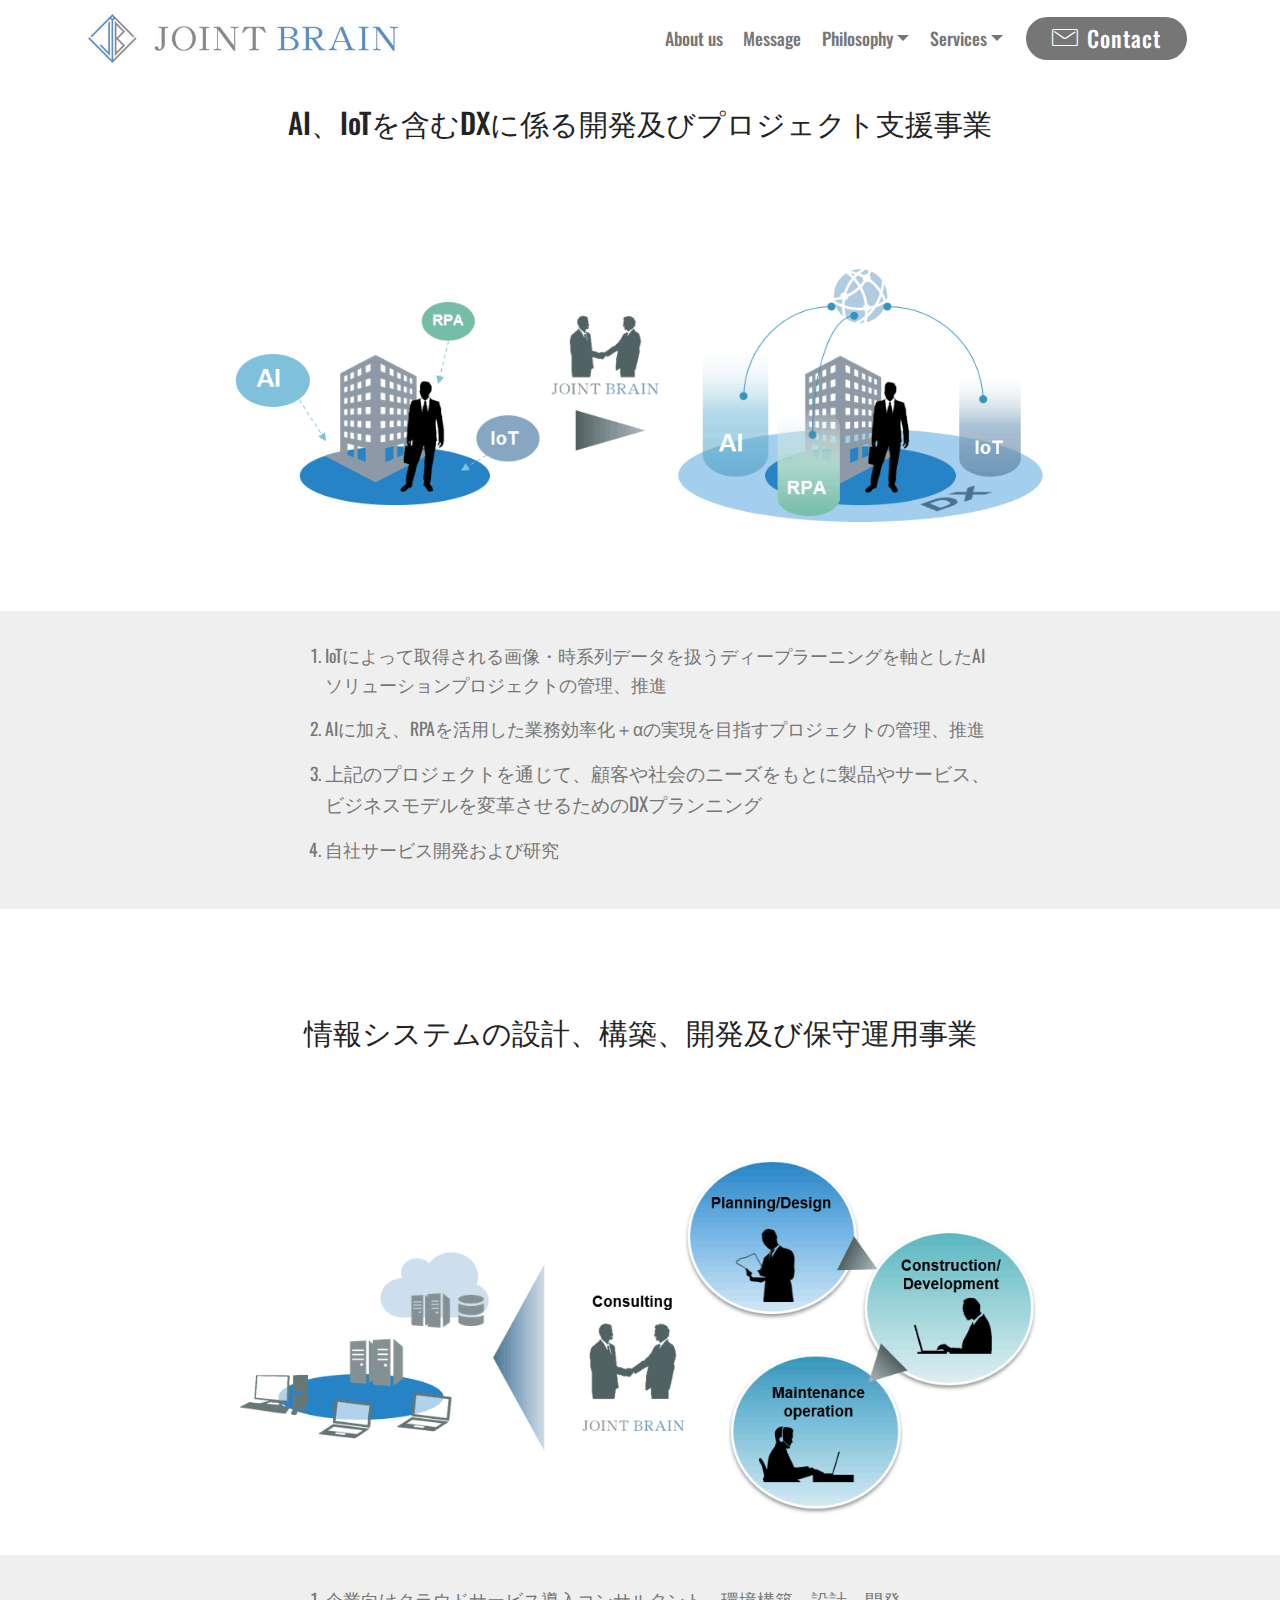
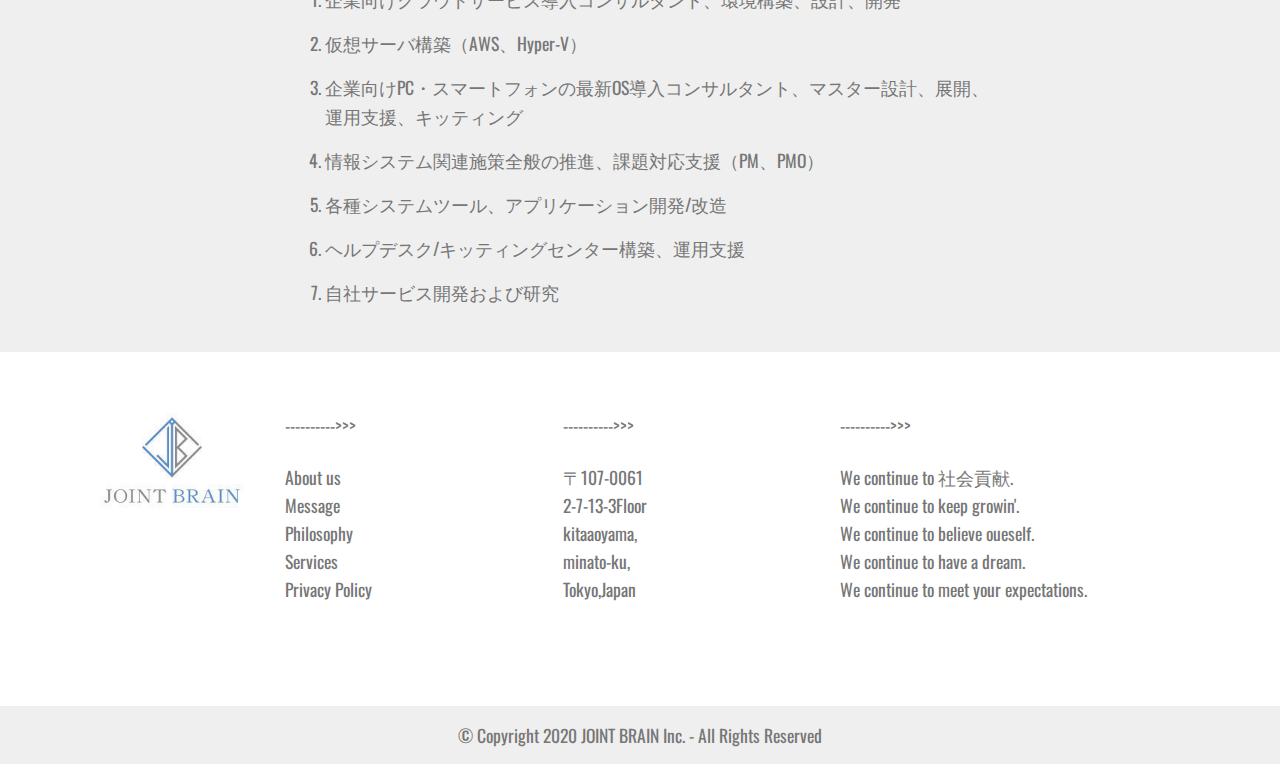
<file: services.html>
<!DOCTYPE html>
<html  >
<head>
  <!-- Site made with Mobirise Website Builder v4.12.3, https://mobirise.com -->
  <meta charset="UTF-8">
  <meta http-equiv="X-UA-Compatible" content="IE=edge">
  <meta name="generator" content="Mobirise v4.12.3, mobirise.com">
  <meta name="viewport" content="width=device-width, initial-scale=1, minimum-scale=1">
  <link rel="shortcut icon" href="assets/images/jointbrain-4-0-c9-f4-cmp-c-m-122x122-122x122.png" type="image/x-icon">
  <meta name="description" content="Web Page Builder Description">
  
  
  <title>Services</title>
  <link rel="stylesheet" href="assets/web/assets/mobirise-icons/mobirise-icons.css">
  <link rel="stylesheet" href="assets/bootstrap/css/bootstrap.min.css">
  <link rel="stylesheet" href="assets/bootstrap/css/bootstrap-grid.min.css">
  <link rel="stylesheet" href="assets/bootstrap/css/bootstrap-reboot.min.css">
  <link rel="stylesheet" href="assets/socicon/css/styles.css">
  <link rel="stylesheet" href="assets/dropdown/css/style.css">
  <link rel="stylesheet" href="assets/tether/tether.min.css">
  <link rel="stylesheet" href="assets/theme/css/style.css">
  <link rel="preload" as="style" href="assets/mobirise/css/mbr-additional.css"><link rel="stylesheet" href="assets/mobirise/css/mbr-additional.css" type="text/css">
  
  
  
</head>
<body>
  <section class="menu cid-rXIf0M2KLl" once="menu" id="menu1-1q">

    

    <nav class="navbar navbar-expand beta-menu navbar-dropdown align-items-center navbar-fixed-top navbar-toggleable-sm">
        <button class="navbar-toggler navbar-toggler-right" type="button" data-toggle="collapse" data-target="#navbarSupportedContent" aria-controls="navbarSupportedContent" aria-expanded="false" aria-label="Toggle navigation">
            <div class="hamburger">
                <span></span>
                <span></span>
                <span></span>
                <span></span>
            </div>
        </button>
        <div class="menu-logo">
            <div class="navbar-brand">
                <span class="navbar-logo">
                    <a href="index.html">
                         <img src="assets/images/jointbrain-4-0-c9-f4-cmp-c-w-510x95.jpg" alt="Mobirise" title="" style="height: 3.8rem;">
                    </a>
                </span>
                <span class="navbar-caption-wrap"><a class="navbar-caption text-warning display-2" href="index.html">　</a></span>
            </div>
        </div>
        <div class="collapse navbar-collapse" id="navbarSupportedContent">
            <ul class="navbar-nav nav-dropdown" data-app-modern-menu="true"><li class="nav-item">
                    <a class="nav-link link text-warning display-7" href="https://mobirise.co">
                        </a>
                </li><li class="nav-item"><a class="nav-link link text-warning display-7" href="index.html#content1-27">About us</a></li><li class="nav-item"><a class="nav-link link text-warning display-7" href="index.html#content1-26">Message</a></li><li class="nav-item dropdown"><a class="nav-link link dropdown-toggle text-warning display-7" href="index.html#content1-25" data-toggle="dropdown-submenu" aria-expanded="false">Philosophy</a><div class="dropdown-menu"><a class="dropdown-item text-warning display-7" href="index.html#content1-c">Vision</a><a class="dropdown-item text-warning display-7" href="index.html#content1-2h">Value</a><a class="dropdown-item text-warning display-7" href="index.html#content1-29">Action guidelines</a></div></li><li class="nav-item dropdown"><a class="nav-link link dropdown-toggle text-warning display-7" href="index.html#content1-28" data-toggle="dropdown-submenu" aria-expanded="false">Services</a><div class="dropdown-menu"><a class="dropdown-item text-warning display-7" href="services.html#features14-2x">IT技術革新事業</a><a class="dropdown-item text-warning display-7" href="services.html#features14-3x">ITD支援事業<br></a></div></li></ul>
            <div class="navbar-buttons mbr-section-btn"><a class="btn btn-sm btn-warning display-4" href="contact.html" target="_blank"><span class="mbri-letter mbr-iconfont mbr-iconfont-btn"></span>
                    Contact</a></div>
        </div>
    </nav>
</section>

<section class="engine"><a href="https://mobirise.info/k">how to develop free website</a></section><section class="features14 cid-s07k3E8Luf" id="features14-2x">
    
    

    
    <div class="container align-center">
        <h2 class="mbr-section-title pb-3 mbr-fonts-style display-5">AI、IoTを含むDXに係る開発及びプロジェクト支援事業</h2>
        
        <div class="media-container-column">
            <div class="row justify-content-center">
                <div class="card p-4 col-12 col-md-6 mbr-al-i-c">
                    <div class="media pb-3">
                        
                        <div class="media-body">
                            
                        </div>
                    </div>                
                    <div class="card-box align-left">
                        
                    </div>
                </div>

                <div class="card p-4 col-12 col-md-6 mbr-al-i-c">
                <div class="media pb-3">
                    
                    <div class="media-body">
                        
                    </div>
                </div>
                    <div class="card-box align-left">
                        
                    </div>
                </div>

                

                
            </div>
            <div class="media-container-row image-row">
                <div class="mbr-figure" style="width: 75%;">
                    <img src="assets/images/dx-989x418.png" alt="Mobirise" title="">
                </div>
            </div>
        </div>
    </div>
</section>

<section class="mbr-section article content11 cid-s07mlG38TW" id="content11-2z">
     

    <div class="container">
        <div class="media-container-row">
            <div class="mbr-text counter-container col-12 col-md-8 mbr-fonts-style display-7">
                <ol>
                    <li>IoTによって取得される画像・時系列データを扱うディープラーニングを軸としたAIソリューションプロジェクトの管理、推進</li>
                    <li>AIに加え、RPAを活用した業務効率化＋αの実現を目指すプロジェクトの管理、推進</li>
                    <li><span style="font-size: 1.2rem;">上記</span><span style="font-size: 1.2rem;">のプロジェクトを通じて、顧客や社会のニーズをもとに製品やサービス、ビジネスモデルを変革させるためのDXプランニング
</span><br></li><li>自社サービス開発および研究<strong></strong></li>
                </ol>
            </div>
        </div>
    </div>
</section>

<section class="features14 cid-s0aY2lnRXa" id="features14-3x">
    
    

    
    <div class="container align-center">
        <h2 class="mbr-section-title pb-3 mbr-fonts-style display-5">情報システムの設計、構築、開発及び保守運用事業
</h2>
        
        <div class="media-container-column">
            <div class="row justify-content-center">
                <div class="card p-4 col-12 col-md-6 mbr-al-i-c">
                    <div class="media pb-3">
                        
                        <div class="media-body">
                            
                        </div>
                    </div>                
                    <div class="card-box align-left">
                        
                    </div>
                </div>

                <div class="card p-4 col-12 col-md-6 mbr-al-i-c">
                <div class="media pb-3">
                    
                    <div class="media-body">
                        
                    </div>
                </div>
                    <div class="card-box align-left">
                        
                    </div>
                </div>

                

                
            </div>
            <div class="media-container-row image-row">
                <div class="mbr-figure" style="width: 75%;">
                    <img src="assets/images/itd-1039x482.png" alt="Mobirise" title="">
                </div>
            </div>
        </div>
    </div>
</section>

<section class="mbr-section article content11 cid-s0aYamq67U" id="content11-3y">
     

    <div class="container">
        <div class="media-container-row">
            <div class="mbr-text counter-container col-12 col-md-8 mbr-fonts-style display-7">
                <ol>
                    <li>企業向けクラウドサービス導入コンサルタント、環境構築、設計、開発&nbsp;</li>
                    <li>仮想サーバ構築（AWS、Hyper-V）
</li><li>企業向けPC・スマートフォンの最新OS導入コンサルタント、マスター設計、展開、運用支援、キッティング
</li><li>情報システム関連施策全般の推進、課題対応支援（PM、PMO）
</li><li>各種システムツール、アプリケーション開発/改造
</li><li>ヘルプデスク/キッティングセンター構築、運用支援
</li><li>自社サービス開発および研究
</li>
                </ol>
            </div>
        </div>
    </div>
</section>

<section class="footer3 cid-s0aUzaawRL" id="footer3-3w">

    

    

    <div class="container">
        <div class="media-container-row content">
            <div class="col-md-2 col-sm-4">
                <div class="mb-3 img-logo">
                    <a href="index.html">
                         <img src="assets/images/jointbrain-4-0-c9-f4-cmp-c-h-192x1281.jpg" alt="Mobirise" title="">
                    </a>
                </div>
                <p class="mbr-fonts-style foot-logo display-7">&nbsp;</p>
            </div>
            <div class="col-md-3 col-sm-4">
                <p class="mb-4 mbr-fonts-style foot-title display-7">----------&gt;&gt;&gt;
                </p>
                <p class="mbr-text mbr-links-column mbr-fonts-style display-7"><a href="index.html#content1-27" class="text-warning">About us</a>
                    <br><a href="index.html#content1-26" class="text-warning">Message</a>&nbsp;<br><a href="index.html#content1-25" class="text-warning">Philosophy</a>&nbsp;<br><a href="index.html#content1-28" class="text-warning">Services</a><br><a href="privacypolicy.html" class="text-warning">Privacy Policy</a><br><a href="index.html#content1-28" class="text-warning"><br></a><br></p>
            </div>
            <div class="col-md-3 col-sm-4">
                <p class="mb-4 mbr-fonts-style foot-title display-7">----------&gt;&gt;&gt;
                </p>
                <p class="mbr-text mbr-fonts-style mbr-links-column display-7">〒107-0061 
<br>2-7-13-3Floor<br>kitaaoyama,
<br>minato-ku,<br>Tokyo,Japan<br><br></p>
            </div>
            <div class="col-md-4 col-sm-12">
                <p class="mb-4 mbr-fonts-style foot-title display-7">----------&gt;&gt;&gt;
                </p>
                <p class="mbr-text form-text mbr-fonts-style display-7">We continue to 社会貢献.<br>We continue to keep growin'.<br>We continue to believe oueself.<br>We continue to have a dream.<br>We continue to meet your expectations.<br>
                </p>
                

            </div>
        </div>
        
    </div>
</section>

<section once="footers" class="cid-s072EUAmCs" id="footer6-2o">

    

    

    <div class="container">
        <div class="media-container-row align-center mbr-white">
            <div class="col-12">
                <p class="mbr-text mb-0 mbr-fonts-style display-7">
                    © Copyright 2020 JOINT BRAIN Inc. - All Rights Reserved
                </p>
            </div>
        </div>
    </div>
</section>


  <script src="assets/web/assets/jquery/jquery.min.js"></script>
  <script src="assets/popper/popper.min.js"></script>
  <script src="assets/bootstrap/js/bootstrap.min.js"></script>
  <script src="assets/smoothscroll/smooth-scroll.js"></script>
  <script src="assets/dropdown/js/nav-dropdown.js"></script>
  <script src="assets/dropdown/js/navbar-dropdown.js"></script>
  <script src="assets/touchswipe/jquery.touch-swipe.min.js"></script>
  <script src="assets/tether/tether.min.js"></script>
  <script src="assets/theme/js/script.js"></script>
  <script src="assets/formoid/formoid.min.js"></script>
  
  
</body>
</html>
</file>
<file: assets/web/assets/mobirise-icons/mobirise-icons.css>
@font-face {
  font-family: 'MobiriseIcons';
  src:  url('mobirise-icons.eot?spat4u');
  src:  url('mobirise-icons.eot?spat4u#iefix') format('embedded-opentype'),
    url('mobirise-icons.ttf?spat4u') format('truetype'),
    url('mobirise-icons.woff?spat4u') format('woff'),
    url('mobirise-icons.svg?spat4u#MobiriseIcons') format('svg');
  font-weight: normal;
  font-style: normal;
  font-display: swap;
}

[class^="mbri-"], [class*=" mbri-"] {
  /* use !important to prevent issues with browser extensions that change fonts */
  font-family: MobiriseIcons !important;
  speak: none;
  font-style: normal;
  font-weight: normal;
  font-variant: normal;
  text-transform: none;
  line-height: 1;

  /* Better Font Rendering =========== */
  -webkit-font-smoothing: antialiased;
  -moz-osx-font-smoothing: grayscale;
}

.mbri-add-submenu:before {
  content: "\e900";
}
.mbri-alert:before {
  content: "\e901";
}
.mbri-align-center:before {
  content: "\e902";
}
.mbri-align-justify:before {
  content: "\e903";
}
.mbri-align-left:before {
  content: "\e904";
}
.mbri-align-right:before {
  content: "\e905";
}
.mbri-android:before {
  content: "\e906";
}
.mbri-apple:before {
  content: "\e907";
}
.mbri-arrow-down:before {
  content: "\e908";
}
.mbri-arrow-next:before {
  content: "\e909";
}
.mbri-arrow-prev:before {
  content: "\e90a";
}
.mbri-arrow-up:before {
  content: "\e90b";
}
.mbri-bold:before {
  content: "\e90c";
}
.mbri-bookmark:before {
  content: "\e90d";
}
.mbri-bootstrap:before {
  content: "\e90e";
}
.mbri-briefcase:before {
  content: "\e90f";
}
.mbri-browse:before {
  content: "\e910";
}
.mbri-bulleted-list:before {
  content: "\e911";
}
.mbri-calendar:before {
  content: "\e912";
}
.mbri-camera:before {
  content: "\e913";
}
.mbri-cart-add:before {
  content: "\e914";
}
.mbri-cart-full:before {
  content: "\e915";
}
.mbri-cash:before {
  content: "\e916";
}
.mbri-change-style:before {
  content: "\e917";
}
.mbri-chat:before {
  content: "\e918";
}
.mbri-clock:before {
  content: "\e919";
}
.mbri-close:before {
  content: "\e91a";
}
.mbri-cloud:before {
  content: "\e91b";
}
.mbri-code:before {
  content: "\e91c";
}
.mbri-contact-form:before {
  content: "\e91d";
}
.mbri-credit-card:before {
  content: "\e91e";
}
.mbri-cursor-click:before {
  content: "\e91f";
}
.mbri-cust-feedback:before {
  content: "\e920";
}
.mbri-database:before {
  content: "\e921";
}
.mbri-delivery:before {
  content: "\e922";
}
.mbri-desktop:before {
  content: "\e923";
}
.mbri-devices:before {
  content: "\e924";
}
.mbri-down:before {
  content: "\e925";
}
.mbri-download:before {
  content: "\e989";
}
.mbri-drag-n-drop:before {
  content: "\e927";
}
.mbri-drag-n-drop2:before {
  content: "\e928";
}
.mbri-edit:before {
  content: "\e929";
}
.mbri-edit2:before {
  content: "\e92a";
}
.mbri-error:before {
  content: "\e92b";
}
.mbri-extension:before {
  content: "\e92c";
}
.mbri-features:before {
  content: "\e92d";
}
.mbri-file:before {
  content: "\e92e";
}
.mbri-flag:before {
  content: "\e92f";
}
.mbri-folder:before {
  content: "\e930";
}
.mbri-gift:before {
  content: "\e931";
}
.mbri-github:before {
  content: "\e932";
}
.mbri-globe:before {
  content: "\e933";
}
.mbri-globe-2:before {
  content: "\e934";
}
.mbri-growing-chart:before {
  content: "\e935";
}
.mbri-hearth:before {
  content: "\e936";
}
.mbri-help:before {
  content: "\e937";
}
.mbri-home:before {
  content: "\e938";
}
.mbri-hot-cup:before {
  content: "\e939";
}
.mbri-idea:before {
  content: "\e93a";
}
.mbri-image-gallery:before {
  content: "\e93b";
}
.mbri-image-slider:before {
  content: "\e93c";
}
.mbri-info:before {
  content: "\e93d";
}
.mbri-italic:before {
  content: "\e93e";
}
.mbri-key:before {
  content: "\e93f";
}
.mbri-laptop:before {
  content: "\e940";
}
.mbri-layers:before {
  content: "\e941";
}
.mbri-left-right:before {
  content: "\e942";
}
.mbri-left:before {
  content: "\e943";
}
.mbri-letter:before {
  content: "\e944";
}
.mbri-like:before {
  content: "\e945";
}
.mbri-link:before {
  content: "\e946";
}
.mbri-lock:before {
  content: "\e947";
}
.mbri-login:before {
  content: "\e948";
}
.mbri-logout:before {
  content: "\e949";
}
.mbri-magic-stick:before {
  content: "\e94a";
}
.mbri-map-pin:before {
  content: "\e94b";
}
.mbri-menu:before {
  content: "\e94c";
}
.mbri-mobile:before {
  content: "\e94d";
}
.mbri-mobile2:before {
  content: "\e94e";
}
.mbri-mobirise:before {
  content: "\e94f";
}
.mbri-more-horizontal:before {
  content: "\e950";
}
.mbri-more-vertical:before {
  content: "\e951";
}
.mbri-music:before {
  content: "\e952";
}
.mbri-new-file:before {
  content: "\e953";
}
.mbri-numbered-list:before {
  content: "\e954";
}
.mbri-opened-folder:before {
  content: "\e955";
}
.mbri-pages:before {
  content: "\e956";
}
.mbri-paper-plane:before {
  content: "\e957";
}
.mbri-paperclip:before {
  content: "\e958";
}
.mbri-photo:before {
  content: "\e959";
}
.mbri-photos:before {
  content: "\e95a";
}
.mbri-pin:before {
  content: "\e95b";
}
.mbri-play:before {
  content: "\e95c";
}
.mbri-plus:before {
  content: "\e95d";
}
.mbri-preview:before {
  content: "\e95e";
}
.mbri-print:before {
  content: "\e95f";
}
.mbri-protect:before {
  content: "\e960";
}
.mbri-question:before {
  content: "\e961";
}
.mbri-quote-left:before {
  content: "\e962";
}
.mbri-quote-right:before {
  content: "\e963";
}
.mbri-refresh:before {
  content: "\e964";
}
.mbri-responsive:before {
  content: "\e965";
}
.mbri-right:before {
  content: "\e966";
}
.mbri-rocket:before {
  content: "\e967";
}
.mbri-sad-face:before {
  content: "\e968";
}
.mbri-sale:before {
  content: "\e969";
}
.mbri-save:before {
  content: "\e96a";
}
.mbri-search:before {
  content: "\e96b";
}
.mbri-setting:before {
  content: "\e96c";
}
.mbri-setting2:before {
  content: "\e96d";
}
.mbri-setting3:before {
  content: "\e96e";
}
.mbri-share:before {
  content: "\e96f";
}
.mbri-shopping-bag:before {
  content: "\e970";
}
.mbri-shopping-basket:before {
  content: "\e971";
}
.mbri-shopping-cart:before {
  content: "\e972";
}
.mbri-sites:before {
  content: "\e973";
}
.mbri-smile-face:before {
  content: "\e974";
}
.mbri-speed:before {
  content: "\e975";
}
.mbri-star:before {
  content: "\e976";
}
.mbri-success:before {
  content: "\e977";
}
.mbri-sun:before {
  content: "\e978";
}
.mbri-sun2:before {
  content: "\e979";
}
.mbri-tablet:before {
  content: "\e97a";
}
.mbri-tablet-vertical:before {
  content: "\e97b";
}
.mbri-target:before {
  content: "\e97c";
}
.mbri-timer:before {
  content: "\e97d";
}
.mbri-to-ftp:before {
  content: "\e97e";
}
.mbri-to-local-drive:before {
  content: "\e97f";
}
.mbri-touch-swipe:before {
  content: "\e980";
}
.mbri-touch:before {
  content: "\e981";
}
.mbri-trash:before {
  content: "\e982";
}
.mbri-underline:before {
  content: "\e983";
}
.mbri-unlink:before {
  content: "\e984";
}
.mbri-unlock:before {
  content: "\e985";
}
.mbri-up-down:before {
  content: "\e986";
}
.mbri-up:before {
  content: "\e987";
}
.mbri-update:before {
  content: "\e988";
}
.mbri-upload:before {
 content: "\e926"; 
}
.mbri-user:before {
  content: "\e98a";
}
.mbri-user2:before {
  content: "\e98b";
}
.mbri-users:before {
  content: "\e98c";
}
.mbri-video:before {
  content: "\e98d";
}
.mbri-video-play:before {
  content: "\e98e";
}
.mbri-watch:before {
  content: "\e98f";
}
.mbri-website-theme:before {
  content: "\e990";
}
.mbri-wifi:before {
  content: "\e991";
}
.mbri-windows:before {
  content: "\e992";
}
.mbri-zoom-out:before {
  content: "\e993";
}
.mbri-redo:before {
  content: "\e994";
}
.mbri-undo:before {
  content: "\e995";
}
</file>
<file: assets/socicon/css/styles.css>
@charset "UTF-8";

@font-face {
  font-family: 'Socicon';
  src:  url('../fonts/socicon.eot');
  src:  url('../fonts/socicon.eot?#iefix') format('embedded-opentype'),
    url('../fonts/socicon.woff2') format('woff2'),
    url('../fonts/socicon.ttf') format('truetype'),
    url('../fonts/socicon.woff') format('woff'),
    url('../fonts/socicon.svg#socicon') format('svg');
  font-weight: normal;
  font-style: normal;
}

[data-icon]:before {
  font-family: "socicon" !important;
  content: attr(data-icon);
  font-style: normal !important;
  font-weight: normal !important;
  font-variant: normal !important;
  text-transform: none !important;
  speak: none;
  line-height: 1;
  -webkit-font-smoothing: antialiased;
  -moz-osx-font-smoothing: grayscale;
}

[class^="socicon-"], [class*=" socicon-"] {
  /* use !important to prevent issues with browser extensions that change fonts */
  font-family: 'Socicon' !important;
  speak: none;
  font-style: normal;
  font-weight: normal;
  font-variant: normal;
  text-transform: none;
  line-height: 1;

  /* Better Font Rendering =========== */
  -webkit-font-smoothing: antialiased;
  -moz-osx-font-smoothing: grayscale;
}

.socicon-eitaa:before {
  content: "\e97c";
}
.socicon-soroush:before {
  content: "\e97d";
}
.socicon-bale:before {
  content: "\e97e";
}
.socicon-zazzle:before {
  content: "\e97b";
}
.socicon-society6:before {
  content: "\e97a";
}
.socicon-redbubble:before {
  content: "\e979";
}
.socicon-avvo:before {
  content: "\e978";
}
.socicon-stitcher:before {
  content: "\e977";
}
.socicon-googlehangouts:before {
  content: "\e974";
}
.socicon-dlive:before {
  content: "\e975";
}
.socicon-vsco:before {
  content: "\e976";
}
.socicon-flipboard:before {
  content: "\e973";
}
.socicon-ubuntu:before {
  content: "\e958";
}
.socicon-artstation:before {
  content: "\e959";
}
.socicon-invision:before {
  content: "\e95a";
}
.socicon-torial:before {
  content: "\e95b";
}
.socicon-collectorz:before {
  content: "\e95c";
}
.socicon-seenthis:before {
  content: "\e95d";
}
.socicon-googleplaymusic:before {
  content: "\e95e";
}
.socicon-debian:before {
  content: "\e95f";
}
.socicon-filmfreeway:before {
  content: "\e960";
}
.socicon-gnome:before {
  content: "\e961";
}
.socicon-itchio:before {
  content: "\e962";
}
.socicon-jamendo:before {
  content: "\e963";
}
.socicon-mix:before {
  content: "\e964";
}
.socicon-sharepoint:before {
  content: "\e965";
}
.socicon-tinder:before {
  content: "\e966";
}
.socicon-windguru:before {
  content: "\e967";
}
.socicon-cdbaby:before {
  content: "\e968";
}
.socicon-elementaryos:before {
  content: "\e969";
}
.socicon-stage32:before {
  content: "\e96a";
}
.socicon-tiktok:before {
  content: "\e96b";
}
.socicon-gitter:before {
  content: "\e96c";
}
.socicon-letterboxd:before {
  content: "\e96d";
}
.socicon-threema:before {
  content: "\e96e";
}
.socicon-splice:before {
  content: "\e96f";
}
.socicon-metapop:before {
  content: "\e970";
}
.socicon-naver:before {
  content: "\e971";
}
.socicon-remote:before {
  content: "\e972";
}
.socicon-internet:before {
  content: "\e957";
}
.socicon-moddb:before {
  content: "\e94b";
}
.socicon-indiedb:before {
  content: "\e94c";
}
.socicon-traxsource:before {
  content: "\e94d";
}
.socicon-gamefor:before {
  content: "\e94e";
}
.socicon-pixiv:before {
  content: "\e94f";
}
.socicon-myanimelist:before {
  content: "\e950";
}
.socicon-blackberry:before {
  content: "\e951";
}
.socicon-wickr:before {
  content: "\e952";
}
.socicon-spip:before {
  content: "\e953";
}
.socicon-napster:before {
  content: "\e954";
}
.socicon-beatport:before {
  content: "\e955";
}
.socicon-hackerone:before {
  content: "\e956";
}
.socicon-hackernews:before {
  content: "\e946";
}
.socicon-smashwords:before {
  content: "\e947";
}
.socicon-kobo:before {
  content: "\e948";
}
.socicon-bookbub:before {
  content: "\e949";
}
.socicon-mailru:before {
  content: "\e94a";
}
.socicon-gitlab:before {
  content: "\e945";
}
.socicon-instructables:before {
  content: "\e944";
}
.socicon-portfolio:before {
  content: "\e943";
}
.socicon-codered:before {
  content: "\e940";
}
.socicon-origin:before {
  content: "\e941";
}
.socicon-nextdoor:before {
  content: "\e942";
}
.socicon-udemy:before {
  content: "\e93f";
}
.socicon-livemaster:before {
  content: "\e93e";
}
.socicon-crunchbase:before {
  content: "\e93b";
}
.socicon-homefy:before {
  content: "\e93c";
}
.socicon-calendly:before {
  content: "\e93d";
}
.socicon-realtor:before {
  content: "\e90f";
}
.socicon-tidal:before {
  content: "\e910";
}
.socicon-qobuz:before {
  content: "\e911";
}
.socicon-natgeo:before {
  content: "\e912";
}
.socicon-mastodon:before {
  content: "\e913";
}
.socicon-unsplash:before {
  content: "\e914";
}
.socicon-homeadvisor:before {
  content: "\e915";
}
.socicon-angieslist:before {
  content: "\e916";
}
.socicon-codepen:before {
  content: "\e917";
}
.socicon-slack:before {
  content: "\e918";
}
.socicon-openaigym:before {
  content: "\e919";
}
.socicon-logmein:before {
  content: "\e91a";
}
.socicon-fiverr:before {
  content: "\e91b";
}
.socicon-gotomeeting:before {
  content: "\e91c";
}
.socicon-aliexpress:before {
  content: "\e91d";
}
.socicon-guru:before {
  content: "\e91e";
}
.socicon-appstore:before {
  content: "\e91f";
}
.socicon-homes:before {
  content: "\e920";
}
.socicon-zoom:before {
  content: "\e921";
}
.socicon-alibaba:before {
  content: "\e922";
}
.socicon-craigslist:before {
  content: "\e923";
}
.socicon-wix:before {
  content: "\e924";
}
.socicon-redfin:before {
  content: "\e925";
}
.socicon-googlecalendar:before {
  content: "\e926";
}
.socicon-shopify:before {
  content: "\e927";
}
.socicon-freelancer:before {
  content: "\e928";
}
.socicon-seedrs:before {
  content: "\e929";
}
.socicon-bing:before {
  content: "\e92a";
}
.socicon-doodle:before {
  content: "\e92b";
}
.socicon-bonanza:before {
  content: "\e92c";
}
.socicon-squarespace:before {
  content: "\e92d";
}
.socicon-toptal:before {
  content: "\e92e";
}
.socicon-gust:before {
  content: "\e92f";
}
.socicon-ask:before {
  content: "\e930";
}
.socicon-trulia:before {
  content: "\e931";
}
.socicon-loomly:before {
  content: "\e932";
}
.socicon-ghost:before {
  content: "\e933";
}
.socicon-upwork:before {
  content: "\e934";
}
.socicon-fundable:before {
  content: "\e935";
}
.socicon-booking:before {
  content: "\e936";
}
.socicon-googlemaps:before {
  content: "\e937";
}
.socicon-zillow:before {
  content: "\e938";
}
.socicon-niconico:before {
  content: "\e939";
}
.socicon-toneden:before {
  content: "\e93a";
}
.socicon-augment:before {
  content: "\e908";
}
.socicon-bitbucket:before {
  content: "\e909";
}
.socicon-fyuse:before {
  content: "\e90a";
}
.socicon-yt-gaming:before {
  content: "\e90b";
}
.socicon-sketchfab:before {
  content: "\e90c";
}
.socicon-mobcrush:before {
  content: "\e90d";
}
.socicon-microsoft:before {
  content: "\e90e";
}
.socicon-pandora:before {
  content: "\e907";
}
.socicon-messenger:before {
  content: "\e906";
}
.socicon-gamewisp:before {
  content: "\e905";
}
.socicon-bloglovin:before {
  content: "\e904";
}
.socicon-tunein:before {
  content: "\e903";
}
.socicon-gamejolt:before {
  content: "\e901";
}
.socicon-trello:before {
  content: "\e902";
}
.socicon-spreadshirt:before {
  content: "\e900";
}
.socicon-500px:before {
  content: "\e000";
}
.socicon-8tracks:before {
  content: "\e001";
}
.socicon-airbnb:before {
  content: "\e002";
}
.socicon-alliance:before {
  content: "\e003";
}
.socicon-amazon:before {
  content: "\e004";
}
.socicon-amplement:before {
  content: "\e005";
}
.socicon-android:before {
  content: "\e006";
}
.socicon-angellist:before {
  content: "\e007";
}
.socicon-apple:before {
  content: "\e008";
}
.socicon-appnet:before {
  content: "\e009";
}
.socicon-baidu:before {
  content: "\e00a";
}
.socicon-bandcamp:before {
  content: "\e00b";
}
.socicon-battlenet:before {
  content: "\e00c";
}
.socicon-mixer:before {
  content: "\e00d";
}
.socicon-bebee:before {
  content: "\e00e";
}
.socicon-bebo:before {
  content: "\e00f";
}
.socicon-behance:before {
  content: "\e010";
}
.socicon-blizzard:before {
  content: "\e011";
}
.socicon-blogger:before {
  content: "\e012";
}
.socicon-buffer:before {
  content: "\e013";
}
.socicon-chrome:before {
  content: "\e014";
}
.socicon-coderwall:before {
  content: "\e015";
}
.socicon-curse:before {
  content: "\e016";
}
.socicon-dailymotion:before {
  content: "\e017";
}
.socicon-deezer:before {
  content: "\e018";
}
.socicon-delicious:before {
  content: "\e019";
}
.socicon-deviantart:before {
  content: "\e01a";
}
.socicon-diablo:before {
  content: "\e01b";
}
.socicon-digg:before {
  content: "\e01c";
}
.socicon-discord:before {
  content: "\e01d";
}
.socicon-disqus:before {
  content: "\e01e";
}
.socicon-douban:before {
  content: "\e01f";
}
.socicon-draugiem:before {
  content: "\e020";
}
.socicon-dribbble:before {
  content: "\e021";
}
.socicon-drupal:before {
  content: "\e022";
}
.socicon-ebay:before {
  content: "\e023";
}
.socicon-ello:before {
  content: "\e024";
}
.socicon-endomodo:before {
  content: "\e025";
}
.socicon-envato:before {
  content: "\e026";
}
.socicon-etsy:before {
  content: "\e027";
}
.socicon-facebook:before {
  content: "\e028";
}
.socicon-feedburner:before {
  content: "\e029";
}
.socicon-filmweb:before {
  content: "\e02a";
}
.socicon-firefox:before {
  content: "\e02b";
}
.socicon-flattr:before {
  content: "\e02c";
}
.socicon-flickr:before {
  content: "\e02d";
}
.socicon-formulr:before {
  content: "\e02e";
}
.socicon-forrst:before {
  content: "\e02f";
}
.socicon-foursquare:before {
  content: "\e030";
}
.socicon-friendfeed:before {
  content: "\e031";
}
.socicon-github:before {
  content: "\e032";
}
.socicon-goodreads:before {
  content: "\e033";
}
.socicon-google:before {
  content: "\e034";
}
.socicon-googlescholar:before {
  content: "\e035";
}
.socicon-googlegroups:before {
  content: "\e036";
}
.socicon-googlephotos:before {
  content: "\e037";
}
.socicon-googleplus:before {
  content: "\e038";
}
.socicon-grooveshark:before {
  content: "\e039";
}
.socicon-hackerrank:before {
  content: "\e03a";
}
.socicon-hearthstone:before {
  content: "\e03b";
}
.socicon-hellocoton:before {
  content: "\e03c";
}
.socicon-heroes:before {
  content: "\e03d";
}
.socicon-smashcast:before {
  content: "\e03e";
}
.socicon-horde:before {
  content: "\e03f";
}
.socicon-houzz:before {
  content: "\e040";
}
.socicon-icq:before {
  content: "\e041";
}
.socicon-identica:before {
  content: "\e042";
}
.socicon-imdb:before {
  content: "\e043";
}
.socicon-instagram:before {
  content: "\e044";
}
.socicon-issuu:before {
  content: "\e045";
}
.socicon-istock:before {
  content: "\e046";
}
.socicon-itunes:before {
  content: "\e047";
}
.socicon-keybase:before {
  content: "\e048";
}
.socicon-lanyrd:before {
  content: "\e049";
}
.socicon-lastfm:before {
  content: "\e04a";
}
.socicon-line:before {
  content: "\e04b";
}
.socicon-linkedin:before {
  content: "\e04c";
}
.socicon-livejournal:before {
  content: "\e04d";
}
.socicon-lyft:before {
  content: "\e04e";
}
.socicon-macos:before {
  content: "\e04f";
}
.socicon-mail:before {
  content: "\e050";
}
.socicon-medium:before {
  content: "\e051";
}
.socicon-meetup:before {
  content: "\e052";
}
.socicon-mixcloud:before {
  content: "\e053";
}
.socicon-modelmayhem:before {
  content: "\e054";
}
.socicon-mumble:before {
  content: "\e055";
}
.socicon-myspace:before {
  content: "\e056";
}
.socicon-newsvine:before {
  content: "\e057";
}
.socicon-nintendo:before {
  content: "\e058";
}
.socicon-npm:before {
  content: "\e059";
}
.socicon-odnoklassniki:before {
  content: "\e05a";
}
.socicon-openid:before {
  content: "\e05b";
}
.socicon-opera:before {
  content: "\e05c";
}
.socicon-outlook:before {
  content: "\e05d";
}
.socicon-overwatch:before {
  content: "\e05e";
}
.socicon-patreon:before {
  content: "\e05f";
}
.socicon-paypal:before {
  content: "\e060";
}
.socicon-periscope:before {
  content: "\e061";
}
.socicon-persona:before {
  content: "\e062";
}
.socicon-pinterest:before {
  content: "\e063";
}
.socicon-play:before {
  content: "\e064";
}
.socicon-player:before {
  content: "\e065";
}
.socicon-playstation:before {
  content: "\e066";
}
.socicon-pocket:before {
  content: "\e067";
}
.socicon-qq:before {
  content: "\e068";
}
.socicon-quora:before {
  content: "\e069";
}
.socicon-raidcall:before {
  content: "\e06a";
}
.socicon-ravelry:before {
  content: "\e06b";
}
.socicon-reddit:before {
  content: "\e06c";
}
.socicon-renren:before {
  content: "\e06d";
}
.socicon-researchgate:before {
  content: "\e06e";
}
.socicon-residentadvisor:before {
  content: "\e06f";
}
.socicon-reverbnation:before {
  content: "\e070";
}
.socicon-rss:before {
  content: "\e071";
}
.socicon-sharethis:before {
  content: "\e072";
}
.socicon-skype:before {
  content: "\e073";
}
.socicon-slideshare:before {
  content: "\e074";
}
.socicon-smugmug:before {
  content: "\e075";
}
.socicon-snapchat:before {
  content: "\e076";
}
.socicon-songkick:before {
  content: "\e077";
}
.socicon-soundcloud:before {
  content: "\e078";
}
.socicon-spotify:before {
  content: "\e079";
}
.socicon-stackexchange:before {
  content: "\e07a";
}
.socicon-stackoverflow:before {
  content: "\e07b";
}
.socicon-starcraft:before {
  content: "\e07c";
}
.socicon-stayfriends:before {
  content: "\e07d";
}
.socicon-steam:before {
  content: "\e07e";
}
.socicon-storehouse:before {
  content: "\e07f";
}
.socicon-strava:before {
  content: "\e080";
}
.socicon-streamjar:before {
  content: "\e081";
}
.socicon-stumbleupon:before {
  content: "\e082";
}
.socicon-swarm:before {
  content: "\e083";
}
.socicon-teamspeak:before {
  content: "\e084";
}
.socicon-teamviewer:before {
  content: "\e085";
}
.socicon-technorati:before {
  content: "\e086";
}
.socicon-telegram:before {
  content: "\e087";
}
.socicon-tripadvisor:before {
  content: "\e088";
}
.socicon-tripit:before {
  content: "\e089";
}
.socicon-triplej:before {
  content: "\e08a";
}
.socicon-tumblr:before {
  content: "\e08b";
}
.socicon-twitch:before {
  content: "\e08c";
}
.socicon-twitter:before {
  content: "\e08d";
}
.socicon-uber:before {
  content: "\e08e";
}
.socicon-ventrilo:before {
  content: "\e08f";
}
.socicon-viadeo:before {
  content: "\e090";
}
.socicon-viber:before {
  content: "\e091";
}
.socicon-viewbug:before {
  content: "\e092";
}
.socicon-vimeo:before {
  content: "\e093";
}
.socicon-vine:before {
  content: "\e094";
}
.socicon-vkontakte:before {
  content: "\e095";
}
.socicon-warcraft:before {
  content: "\e096";
}
.socicon-wechat:before {
  content: "\e097";
}
.socicon-weibo:before {
  content: "\e098";
}
.socicon-whatsapp:before {
  content: "\e099";
}
.socicon-wikipedia:before {
  content: "\e09a";
}
.socicon-windows:before {
  content: "\e09b";
}
.socicon-wordpress:before {
  content: "\e09c";
}
.socicon-wykop:before {
  content: "\e09d";
}
.socicon-xbox:before {
  content: "\e09e";
}
.socicon-xing:before {
  content: "\e09f";
}
.socicon-yahoo:before {
  content: "\e0a0";
}
.socicon-yammer:before {
  content: "\e0a1";
}
.socicon-yandex:before {
  content: "\e0a2";
}
.socicon-yelp:before {
  content: "\e0a3";
}
.socicon-younow:before {
  content: "\e0a4";
}
.socicon-youtube:before {
  content: "\e0a5";
}
.socicon-zapier:before {
  content: "\e0a6";
}
.socicon-zerply:before {
  content: "\e0a7";
}
.socicon-zomato:before {
  content: "\e0a8";
}
.socicon-zynga:before {
  content: "\e0a9";
}
</file>
<file: assets/dropdown/css/style.css>
.navbar-dropdown {
  left: 0;
  padding: 0;
  position: absolute;
  right: 0;
  top: 0;
  transition: all 0.45s ease;
  z-index: 1030;
  background: #282828; }
  .navbar-dropdown .navbar-logo {
    margin-right: 0.8rem;
    transition: margin 0.3s ease-in-out;
    vertical-align: middle; }
    .navbar-dropdown .navbar-logo img {
      height: 3.125rem;
      transition: all 0.3s ease-in-out; }
    .navbar-dropdown .navbar-logo.mbr-iconfont {
      font-size: 3.125rem;
      line-height: 3.125rem; }
  .navbar-dropdown .navbar-caption {
    font-weight: 700;
    white-space: normal;
    vertical-align: -4px;
    line-height: 3.125rem !important; }
    .navbar-dropdown .navbar-caption, .navbar-dropdown .navbar-caption:hover {
      color: inherit;
      text-decoration: none; }
  .navbar-dropdown .mbr-iconfont + .navbar-caption {
    vertical-align: -1px; }
  .navbar-dropdown.navbar-fixed-top {
    position: fixed; }
  .navbar-dropdown .navbar-brand span {
    vertical-align: -4px; }
  .navbar-dropdown.bg-color.transparent {
    background: none; }
  .navbar-dropdown.navbar-short .navbar-brand {
    padding: 0.625rem 0; }
    .navbar-dropdown.navbar-short .navbar-brand span {
      vertical-align: -1px; }
  .navbar-dropdown.navbar-short .navbar-caption {
    line-height: 2.375rem !important;
    vertical-align: -2px; }
  .navbar-dropdown.navbar-short .navbar-logo {
    margin-right: 0.5rem; }
    .navbar-dropdown.navbar-short .navbar-logo img {
      height: 2.375rem; }
    .navbar-dropdown.navbar-short .navbar-logo.mbr-iconfont {
      font-size: 2.375rem;
      line-height: 2.375rem; }
  .navbar-dropdown.navbar-short .mbr-table-cell {
    height: 3.625rem; }
  .navbar-dropdown .navbar-close {
    left: 0.6875rem;
    position: fixed;
    top: 0.75rem;
    z-index: 1000; }
  .navbar-dropdown .hamburger-icon {
    content: "";
    display: inline-block;
    vertical-align: middle;
    width: 16px;
    -webkit-box-shadow: 0 -6px 0 1px #282828,0 0 0 1px #282828,0 6px 0 1px #282828;
    -moz-box-shadow: 0 -6px 0 1px #282828,0 0 0 1px #282828,0 6px 0 1px #282828;
    box-shadow: 0 -6px 0 1px #282828,0 0 0 1px #282828,0 6px 0 1px #282828; }

.dropdown-menu .dropdown-toggle[data-toggle="dropdown-submenu"]::after {
  border-bottom: 0.35em solid transparent;
  border-left: 0.35em solid;
  border-right: 0;
  border-top: 0.35em solid transparent;
  margin-left: 0.3rem; }

.dropdown-menu .dropdown-item:focus {
  outline: 0; }

.nav-dropdown {
  font-size: 0.75rem;
  font-weight: 500;
  height: auto !important; }
  .nav-dropdown .nav-btn {
    padding-left: 1rem; }
  .nav-dropdown .link {
    margin: .667em 1.667em;
    font-weight: 500;
    padding: 0;
    transition: color .2s ease-in-out; }
    .nav-dropdown .link.dropdown-toggle {
      margin-right: 2.583em; }
      .nav-dropdown .link.dropdown-toggle::after {
        margin-left: .25rem;
        border-top: 0.35em solid;
        border-right: 0.35em solid transparent;
        border-left: 0.35em solid transparent;
        border-bottom: 0; }
      .nav-dropdown .link.dropdown-toggle[aria-expanded="true"] {
        margin: 0;
        padding: 0.667em 3.263em  0.667em 1.667em; }
  .nav-dropdown .link::after,
  .nav-dropdown .dropdown-item::after {
    color: inherit; }
  .nav-dropdown .btn {
    font-size: 0.75rem;
    font-weight: 700;
    letter-spacing: 0;
    margin-bottom: 0;
    padding-left: 1.25rem;
    padding-right: 1.25rem; }
  .nav-dropdown .dropdown-menu {
    border-radius: 0;
    border: 0;
    left: 0;
    margin: 0;
    padding-bottom: 1.25rem;
    padding-top: 1.25rem;
    position: relative; }
  .nav-dropdown .dropdown-submenu {
    margin-left: 0.125rem;
    top: 0; }
  .nav-dropdown .dropdown-item {
    font-weight: 500;
    line-height: 2;
    padding: 0.3846em 4.615em 0.3846em 1.5385em;
    position: relative;
    transition: color .2s ease-in-out, background-color .2s ease-in-out; }
    .nav-dropdown .dropdown-item::after {
      margin-top: -0.3077em;
      position: absolute;
      right: 1.1538em;
      top: 50%; }
    .nav-dropdown .dropdown-item:focus, .nav-dropdown .dropdown-item:hover {
      background: none; }

@media (max-width: 767px) {
  .nav-dropdown.navbar-toggleable-sm {
    bottom: 0;
    display: none;
    left: 0;
    overflow-x: hidden;
    position: fixed;
    top: 0;
    transform: translateX(-100%);
    -ms-transform: translateX(-100%);
    -webkit-transform: translateX(-100%);
    width: 18.75rem;
    z-index: 999; } }
.nav-dropdown.navbar-toggleable-xl {
  bottom: 0;
  display: none;
  left: 0;
  overflow-x: hidden;
  position: fixed;
  top: 0;
  transform: translateX(-100%);
  -ms-transform: translateX(-100%);
  -webkit-transform: translateX(-100%);
  width: 18.75rem;
  z-index: 999; }

.nav-dropdown-sm {
  display: block !important;
  overflow-x: hidden;
  overflow: auto;
  padding-top: 3.875rem; }
  .nav-dropdown-sm::after {
    content: "";
    display: block;
    height: 3rem;
    width: 100%; }
  .nav-dropdown-sm.collapse.in ~ .navbar-close {
    display: block !important; }
  .nav-dropdown-sm.collapsing, .nav-dropdown-sm.collapse.in {
    transform: translateX(0);
    -ms-transform: translateX(0);
    -webkit-transform: translateX(0);
    transition: all 0.25s ease-out;
    -webkit-transition: all 0.25s ease-out;
    background: #282828; }
  .nav-dropdown-sm.collapsing[aria-expanded="false"] {
    transform: translateX(-100%);
    -ms-transform: translateX(-100%);
    -webkit-transform: translateX(-100%); }
  .nav-dropdown-sm .nav-item {
    display: block;
    margin-left: 0 !important;
    padding-left: 0; }
  .nav-dropdown-sm .link,
  .nav-dropdown-sm .dropdown-item {
    border-top: 1px dotted rgba(255, 255, 255, 0.1);
    font-size: 0.8125rem;
    line-height: 1.6;
    margin: 0 !important;
    padding: 0.875rem 2.4rem 0.875rem 1.5625rem !important;
    position: relative;
    white-space: normal; }
    .nav-dropdown-sm .link:focus, .nav-dropdown-sm .link:hover,
    .nav-dropdown-sm .dropdown-item:focus,
    .nav-dropdown-sm .dropdown-item:hover {
      background: rgba(0, 0, 0, 0.2) !important;
      color: #c0a375; }
  .nav-dropdown-sm .nav-btn {
    position: relative;
    padding: 1.5625rem 1.5625rem 0 1.5625rem; }
    .nav-dropdown-sm .nav-btn::before {
      border-top: 1px dotted rgba(255, 255, 255, 0.1);
      content: "";
      left: 0;
      position: absolute;
      top: 0;
      width: 100%; }
    .nav-dropdown-sm .nav-btn + .nav-btn {
      padding-top: 0.625rem; }
      .nav-dropdown-sm .nav-btn + .nav-btn::before {
        display: none; }
  .nav-dropdown-sm .btn {
    padding: 0.625rem 0; }
  .nav-dropdown-sm .dropdown-toggle[data-toggle="dropdown-submenu"]::after {
    margin-left: .25rem;
    border-top: 0.35em solid;
    border-right: 0.35em solid transparent;
    border-left: 0.35em solid transparent;
    border-bottom: 0; }
  .nav-dropdown-sm .dropdown-toggle[data-toggle="dropdown-submenu"][aria-expanded="true"]::after {
    border-top: 0;
    border-right: 0.35em solid transparent;
    border-left: 0.35em solid transparent;
    border-bottom: 0.35em solid; }
  .nav-dropdown-sm .dropdown-menu {
    margin: 0;
    padding: 0;
    position: relative;
    top: 0;
    left: 0;
    width: 100%;
    border: 0;
    float: none;
    border-radius: 0;
    background: none; }
  .nav-dropdown-sm .dropdown-submenu {
    left: 100%;
    margin-left: 0.125rem;
    margin-top: -1.25rem;
    top: 0; }

.navbar-toggleable-sm .nav-dropdown .dropdown-menu {
  position: absolute; }

.navbar-toggleable-sm .nav-dropdown .dropdown-submenu {
  left: 100%;
  margin-left: 0.125rem;
  margin-top: -1.25rem;
  top: 0; }

.navbar-toggleable-sm.opened .nav-dropdown .dropdown-menu {
  position: relative; }

.navbar-toggleable-sm.opened .nav-dropdown .dropdown-submenu {
  left: 0;
  margin-left: 00rem;
  margin-top: 0rem;
  top: 0; }

.is-builder .nav-dropdown.collapsing {
  transition: none !important; }

/*# sourceMappingURL=style.css.map */
</file>
<file: assets/theme/css/style.css>
@charset "UTF-8";
/*!
 * Mobirise v4 theme (https://mobirise.com/)
 * Copyright 2017 Mobirise
 */
section {
  background-color: #eeeeee;
}

body {
  font-style: normal;
  line-height: 1.5;
}

section,
.container,
.container-fluid {
  position: relative;
  word-wrap: break-word;
}

a.mbr-iconfont:hover {
  text-decoration: none;
}

.article .lead p,
.article .lead ul,
.article .lead ol,
.article .lead pre,
.article .lead blockquote {
  margin-bottom: 0;
}

ul,
ol,
pre,
blockquote {
  margin-bottom: 2.3125rem;
}

pre {
  background: #f4f4f4;
  padding: 10px 24px;
  white-space: pre-wrap;
}

.inactive {
  -webkit-user-select: none;
  -moz-user-select: none;
  -ms-user-select: none;
  user-select: none;
  pointer-events: none;
  -webkit-user-drag: none;
  user-drag: none;
}

.mbr-section__comments .row {
  justify-content: center;
  -webkit-justify-content: center;
}

a {
  font-style: normal;
  font-weight: 400;
  cursor: pointer;
}
a, a:hover {
  text-decoration: none;
}

figure {
  margin-bottom: 0;
}

body {
  color: #232323;
}

h1,
h2,
h3,
h4,
h5,
h6,
.h1,
.h2,
.h3,
.h4,
.h5,
.h6,
.display-1,
.display-2,
.display-3,
.display-4 {
  line-height: 1;
  word-break: break-word;
  word-wrap: break-word;
}

.mbr-section-title {
  font-style: normal;
  line-height: 1.2;
}

.mbr-section-subtitle {
  line-height: 1.3;
}

.mbr-text {
  font-style: normal;
  line-height: 1.6;
}

b,
strong {
  font-weight: bold;
}

blockquote {
  padding: 10px 0 10px 20px;
  position: relative;
  border-left: 2px solid;
  border-color: #ff3366;
}

input:-webkit-autofill, input:-webkit-autofill:hover, input:-webkit-autofill:focus, input:-webkit-autofill:active {
  transition-delay: 9999s;
  transition-property: background-color, color;
}

textarea[type=hidden] {
  display: none;
}

body {
  position: relative;
}

section {
  background-position: 50% 50%;
  background-repeat: no-repeat;
  background-size: cover;
}
section .mbr-background-video,
section .mbr-background-video-preview {
  position: absolute;
  bottom: 0;
  left: 0;
  right: 0;
  top: 0;
}

.hidden {
  visibility: hidden;
}

.mbr-z-index20 {
  z-index: 20;
}

/*! Base colors */
.mbr-white {
  color: #ffffff;
}

.mbr-black {
  color: #000000;
}

.mbr-bg-white {
  background-color: #ffffff;
}

.mbr-bg-black {
  background-color: #000000;
}

/*! Text-aligns */
.align-left {
  text-align: left;
}

.align-center {
  text-align: center;
}

.align-right {
  text-align: right;
}

@media (max-width: 767px) {
  .align-left,
.align-center,
.align-right,
.mbr-section-btn,
.mbr-section-title {
    text-align: center;
  }
}
/*! Font-weight  */
.mbr-light {
  font-weight: 300;
}

.mbr-regular {
  font-weight: 400;
}

.mbr-semibold {
  font-weight: 500;
}

.mbr-bold {
  font-weight: 700;
}

/*! Media  */
.media-size-item {
  -webkit-flex: 1 1 auto;
  -moz-flex: 1 1 auto;
  -ms-flex: 1 1 auto;
  -o-flex: 1 1 auto;
  flex: 1 1 auto;
}

.media-content {
  -webkit-flex-basis: 100%;
  flex-basis: 100%;
}

.media-container-row {
  display: -ms-flexbox;
  display: -webkit-flex;
  display: flex;
  -webkit-flex-direction: row;
  -ms-flex-direction: row;
  flex-direction: row;
  -webkit-flex-wrap: wrap;
  -ms-flex-wrap: wrap;
  flex-wrap: wrap;
  -webkit-justify-content: center;
  -ms-flex-pack: center;
  justify-content: center;
  -webkit-align-content: center;
  -ms-flex-line-pack: center;
  align-content: center;
  -webkit-align-items: start;
  -ms-flex-align: start;
  align-items: start;
}
.media-container-row .media-size-item {
  width: 400px;
}

.media-container-column {
  display: -ms-flexbox;
  display: -webkit-flex;
  display: flex;
  -webkit-flex-direction: column;
  -ms-flex-direction: column;
  flex-direction: column;
  -webkit-flex-wrap: wrap;
  -ms-flex-wrap: wrap;
  flex-wrap: wrap;
  -webkit-justify-content: center;
  -ms-flex-pack: center;
  justify-content: center;
  -webkit-align-content: center;
  -ms-flex-line-pack: center;
  align-content: center;
  -webkit-align-items: stretch;
  -ms-flex-align: stretch;
  align-items: stretch;
}
.media-container-column > * {
  width: 100%;
}

@media (min-width: 992px) {
  .media-container-row {
    -webkit-flex-wrap: nowrap;
    -ms-flex-wrap: nowrap;
    flex-wrap: nowrap;
  }
}
figure {
  overflow: hidden;
}

figure[mbr-media-size] {
  transition: width 0.1s;
}

.mbr-figure img,
.mbr-figure iframe {
  display: block;
  width: 100%;
}

.card {
  background-color: transparent;
  border: none;
}

.card-box {
  width: 100%;
}

.card-img {
  text-align: center;
  flex-shrink: 0;
  -webkit-flex-shrink: 0;
}

.media {
  max-width: 100%;
  margin: 0 auto;
}

.mbr-figure {
  -ms-flex-item-align: center;
  -ms-grid-row-align: center;
  -webkit-align-self: center;
  align-self: center;
}

.media-container > div {
  max-width: 100%;
}

.mbr-figure img,
.card-img img {
  width: 100%;
}

@media (max-width: 991px) {
  .media-size-item {
    width: auto !important;
  }

  .media {
    width: auto;
  }

  .mbr-figure {
    width: 100% !important;
  }
}
/*! Buttons */
.btn {
  font-weight: 500;
  border-width: 2px;
  font-style: normal;
  letter-spacing: 1px;
  margin: 0.4rem 0.8rem;
  white-space: normal;
  -webkit-transition: all 0.3s ease-in-out;
  -moz-transition: all 0.3s ease-in-out;
  transition: all 0.3s ease-in-out;
  display: inline-flex;
  align-items: center;
  justify-content: center;
  word-break: break-word;
  -webkit-align-items: center;
  -webkit-justify-content: center;
  display: -webkit-inline-flex;
}

.btn-sm {
  font-weight: 500;
  letter-spacing: 1px;
  -webkit-transition: all 0.3s ease-in-out;
  -moz-transition: all 0.3s ease-in-out;
  transition: all 0.3s ease-in-out;
}

.btn-md {
  font-weight: 500;
  letter-spacing: 1px;
  margin: 0.4rem 0.8rem !important;
  -webkit-transition: all 0.3s ease-in-out;
  -moz-transition: all 0.3s ease-in-out;
  transition: all 0.3s ease-in-out;
}

.btn-lg {
  font-weight: 500;
  letter-spacing: 1px;
  margin: 0.4rem 0.8rem !important;
  -webkit-transition: all 0.3s ease-in-out;
  -moz-transition: all 0.3s ease-in-out;
  transition: all 0.3s ease-in-out;
}

.mbr-section-btn {
  margin-left: -0.25rem;
  margin-right: -0.25rem;
  font-size: 0;
}

nav .mbr-section-btn {
  margin-left: 0rem;
  margin-right: 0rem;
}

.btn-form {
  border-radius: 0;
}
.btn-form:hover {
  cursor: pointer;
}

/*! Btn icon margin */
.btn .mbr-iconfont,
.btn.btn-sm .mbr-iconfont {
  cursor: pointer;
  margin-right: 0.5rem;
}

.btn.btn-md .mbr-iconfont,
.btn.btn-md .mbr-iconfont {
  margin-right: 0.8rem;
}

.mbr-regular {
  font-weight: 400;
}

.mbr-semibold {
  font-weight: 500;
}

.mbr-bold {
  font-weight: 700;
}

[type=submit] {
  -webkit-appearance: none;
}

/*! Full-screen */
.mbr-fullscreen .mbr-overlay {
  min-height: 100vh;
}

.mbr-fullscreen {
  display: flex;
  display: -webkit-flex;
  display: -moz-flex;
  display: -ms-flex;
  display: -o-flex;
  align-items: center;
  -webkit-align-items: center;
  min-height: 100vh;
  padding-top: 3rem;
  padding-bottom: 3rem;
}

/*! Map */
.map {
  height: 25rem;
  position: relative;
}
.map iframe {
  width: 100%;
  height: 100%;
}

.mbr-overlay {
  background-color: #000;
  bottom: 0;
  left: 0;
  opacity: 0.5;
  position: absolute;
  right: 0;
  top: 0;
  z-index: 0;
  pointer-events: none;
}

/* Form */
blockquote {
  font-style: italic;
  padding: 10px 0 10px 20px;
  font-size: 1.09rem;
  position: relative;
  border-width: 3px;
}

.form-control {
  background-color: #f5f5f5;
  box-shadow: none;
  color: #565656;
  line-height: 1.43;
  min-height: 3.5em;
  padding: 1.07em 0.5em;
}
.form-control, .form-control:focus {
  border: 1px solid #e8e8e8;
}
.form-active .form-control:invalid {
  border-color: red;
}

.form-control-label {
  position: relative;
  cursor: pointer;
  margin-bottom: 0.357em;
  padding: 0;
}

.alert {
  color: #ffffff;
  border-radius: 0;
  border: 0;
  font-size: 0.875rem;
  line-height: 1.5;
  margin-bottom: 1.875rem;
  padding: 1.25rem;
  position: relative;
}
.alert.alert-form::after {
  background-color: inherit;
  bottom: -7px;
  content: "";
  display: block;
  height: 14px;
  left: 50%;
  margin-left: -7px;
  position: absolute;
  transform: rotate(45deg);
  width: 14px;
  -webkit-transform: rotate(45deg);
}

.form-asterisk {
  font-family: initial;
  position: absolute;
  top: -2px;
  font-weight: normal;
}

/*! Scroll to top arrow */
#scrollToTop a i:before {
  content: "";
  position: absolute;
  height: 40%;
  top: 25%;
  background: #fff;
  width: 2px;
  left: calc(50% - 1px);
}
#scrollToTop a i:after {
  content: "";
  position: absolute;
  display: block;
  border-top: 2px solid #fff;
  border-right: 2px solid #fff;
  width: 40%;
  height: 40%;
  left: 30%;
  bottom: 30%;
  transform: rotate(135deg);
  -webkit-transform: rotate(135deg);
}

.mbr-arrow-up {
  bottom: 25px;
  right: 90px;
  position: fixed;
  text-align: right;
  z-index: 5000;
  color: #ffffff;
  font-size: 32px;
  transform: rotate(180deg);
  -webkit-transform: rotate(180deg);
}

.mbr-arrow-up a {
  background: rgba(0, 0, 0, 0.2);
  border-radius: 3px;
  color: #fff;
  display: inline-block;
  height: 60px;
  width: 60px;
  outline-style: none !important;
  position: relative;
  text-decoration: none;
  transition: all 0.3s ease-in-out;
  cursor: pointer;
  text-align: center;
}
.mbr-arrow-up a:hover {
  background-color: rgba(0, 0, 0, 0.4);
}
.mbr-arrow-up a i {
  line-height: 60px;
}

.mbr-arrow-up-icon {
  display: block;
  color: #fff;
}

.mbr-arrow-up-icon::before {
  content: "›";
  display: inline-block;
  font-family: serif;
  font-size: 32px;
  line-height: 1;
  font-style: normal;
  position: relative;
  top: 6px;
  left: -4px;
  -webkit-transform: rotate(-90deg);
  transform: rotate(-90deg);
}

/*! Arrow Down */
.mbr-arrow {
  position: absolute;
  bottom: 45px;
  left: 50%;
  width: 60px;
  height: 60px;
  cursor: pointer;
  background-color: rgba(80, 80, 80, 0.5);
  border-radius: 50%;
  -webkit-transform: translateX(-50%);
  transform: translateX(-50%);
}
.mbr-arrow > a {
  display: inline-block;
  text-decoration: none;
  outline-style: none;
  -webkit-animation: arrowdown 1.7s ease-in-out infinite;
  animation: arrowdown 1.7s ease-in-out infinite;
}
.mbr-arrow > a > i {
  position: absolute;
  top: -2px;
  left: 15px;
  font-size: 2rem;
}

@keyframes arrowdown {
  0% {
    transform: translateY(0px);
    -webkit-transform: translateY(0px);
  }
  50% {
    transform: translateY(-5px);
    -webkit-transform: translateY(-5px);
  }
  100% {
    transform: translateY(0px);
    -webkit-transform: translateY(0px);
  }
}
@-webkit-keyframes arrowdown {
  0% {
    transform: translateY(0px);
    -webkit-transform: translateY(0px);
  }
  50% {
    transform: translateY(-5px);
    -webkit-transform: translateY(-5px);
  }
  100% {
    transform: translateY(0px);
    -webkit-transform: translateY(0px);
  }
}
@media (max-width: 500px) {
  .mbr-arrow-up {
    left: 50%;
    right: auto;
    transform: translateX(-50%) rotate(180deg);
    -webkit-transform: translateX(-50%) rotate(180deg);
  }
}
/*Gradients animation*/
@keyframes gradient-animation {
  from {
    background-position: 0% 100%;
    animation-timing-function: ease-in-out;
  }
  to {
    background-position: 100% 0%;
    animation-timing-function: ease-in-out;
  }
}
@-webkit-keyframes gradient-animation {
  from {
    background-position: 0% 100%;
    animation-timing-function: ease-in-out;
  }
  to {
    background-position: 100% 0%;
    animation-timing-function: ease-in-out;
  }
}
.bg-gradient {
  background-size: 200% 200%;
  animation: gradient-animation 5s infinite alternate;
  -webkit-animation: gradient-animation 5s infinite alternate;
}

.menu .navbar-brand {
  display: -webkit-flex;
}
.menu .navbar-brand span {
  display: flex;
  display: -webkit-flex;
}
.menu .navbar-brand .navbar-caption-wrap {
  display: -webkit-flex;
}
.menu .navbar-brand .navbar-logo img {
  display: -webkit-flex;
}
@media (min-width: 768px) and (max-width: 1023px) {
  .menu .navbar-toggleable-sm .navbar-nav {
    display: -webkit-box;
    display: -webkit-flex;
    display: -ms-flexbox;
  }
}
@media (max-width: 1023px) {
  .menu .navbar-collapse {
    max-height: 93.5vh;
  }
  .menu .navbar-collapse.show {
    overflow: auto;
  }
}
@media (min-width: 1024px) {
  .menu .navbar-nav.nav-dropdown {
    display: -webkit-flex;
  }
  .menu .navbar-toggleable-sm .navbar-collapse {
    display: -webkit-flex !important;
  }
  .menu .collapsed .navbar-collapse {
    max-height: 93.5vh;
  }
  .menu .collapsed .navbar-collapse.show {
    overflow: auto;
  }
}
@media (max-width: 767px) {
  .menu .navbar-collapse {
    max-height: 80vh;
  }
}

/* Others*/
.note-check a[data-value=Rubik] {
  font-style: normal;
}

.mbr-arrow a {
  color: #ffffff;
}

@media (max-width: 767px) {
  .mbr-arrow {
    display: none;
  }
}
.navbar {
  display: -webkit-flex;
  -webkit-flex-wrap: wrap;
  -webkit-align-items: center;
  -webkit-justify-content: space-between;
}

.navbar-collapse {
  -webkit-flex-basis: 100%;
  -webkit-flex-grow: 1;
  -webkit-align-items: center;
}

.nav-dropdown .link {
  padding: 0.667em 1.667em !important;
  margin: 0 !important;
}

.nav {
  display: -webkit-flex;
  -webkit-flex-wrap: wrap;
}

.row {
  display: -webkit-flex;
  -webkit-flex-wrap: wrap;
}

.justify-content-center {
  -webkit-justify-content: center;
}

.form-inline {
  display: -webkit-flex;
  -webkit-flex-flow: row wrap;
  -webkit-align-items: center;
}

.card-wrapper {
  -webkit-flex: 1;
}

.carousel-control {
  z-index: 10;
  display: -webkit-flex;
  -webkit-align-items: center;
  -webkit-justify-content: center;
}

.carousel-controls {
  display: -webkit-flex;
}

.media {
  display: -webkit-flex;
}

.form-group:focus {
  outline: none;
}

.jq-selectbox__select {
  padding: 1.07em 0.5em;
  position: absolute;
  top: 0;
  left: 0;
  width: 100%;
}

.jq-selectbox__dropdown {
  position: absolute;
  top: 100%;
  left: 0 !important;
  width: 100% !important;
}

.jq-selectbox__trigger-arrow {
  transform: translateY(-50%);
}

.jq-selectbox li {
  padding: 1.07em 0.5em;
}

input[type=range] {
  padding-left: 0 !important;
  padding-right: 0 !important;
}

.modal-dialog,
.modal-content {
  height: 100%;
}

.modal-dialog .carousel-inner {
  height: calc(100vh - 1.75rem);
}
@media (max-width: 575px) {
  .modal-dialog .carousel-inner {
    height: calc(100vh - 1rem);
  }
}

.carousel-item {
  text-align: center;
}

.carousel-item img {
  margin: auto;
}

.navbar-toggler {
  -webkit-align-self: flex-start;
  -ms-flex-item-align: start;
  align-self: flex-start;
  padding: 0.25rem 0.75rem;
  font-size: 1.25rem;
  line-height: 1;
  background: transparent;
  border: 1px solid transparent;
  -webkit-border-radius: 0.25rem;
  border-radius: 0.25rem;
}

.navbar-toggler:focus,
.navbar-toggler:hover {
  text-decoration: none;
}

.navbar-toggler-icon {
  display: inline-block;
  width: 1.5em;
  height: 1.5em;
  vertical-align: middle;
  content: "";
  background: no-repeat center center;
  -webkit-background-size: 100% 100%;
  -o-background-size: 100% 100%;
  background-size: 100% 100%;
}

.navbar-toggler-left {
  position: absolute;
  left: 1rem;
}

.navbar-toggler-right {
  position: absolute;
  right: 1rem;
}

@media (max-width: 575px) {
  .navbar-toggleable .navbar-nav .dropdown-menu {
    position: static;
    float: none;
  }

  .navbar-toggleable > .container {
    padding-right: 0;
    padding-left: 0;
  }
}
@media (min-width: 576px) {
  .navbar-toggleable {
    -webkit-box-orient: horizontal;
    -webkit-box-direction: normal;
    -webkit-flex-direction: row;
    -ms-flex-direction: row;
    flex-direction: row;
    -webkit-flex-wrap: nowrap;
    -ms-flex-wrap: nowrap;
    flex-wrap: nowrap;
    -webkit-box-align: center;
    -webkit-align-items: center;
    -ms-flex-align: center;
    align-items: center;
  }

  .navbar-toggleable .navbar-nav {
    -webkit-box-orient: horizontal;
    -webkit-box-direction: normal;
    -webkit-flex-direction: row;
    -ms-flex-direction: row;
    flex-direction: row;
  }

  .navbar-toggleable .navbar-nav .nav-link {
    padding-right: 0.5rem;
    padding-left: 0.5rem;
  }

  .navbar-toggleable > .container {
    display: -webkit-box;
    display: -webkit-flex;
    display: -ms-flexbox;
    display: flex;
    -webkit-flex-wrap: nowrap;
    -ms-flex-wrap: nowrap;
    flex-wrap: nowrap;
    -webkit-box-align: center;
    -webkit-align-items: center;
    -ms-flex-align: center;
    align-items: center;
  }

  .navbar-toggleable .navbar-collapse {
    display: -webkit-box !important;
    display: -webkit-flex !important;
    display: -ms-flexbox !important;
    display: flex !important;
    width: 100%;
  }

  .navbar-toggleable .navbar-toggler {
    display: none;
  }
}
@media (max-width: 767px) {
  .navbar-toggleable-sm .navbar-nav .dropdown-menu {
    position: static;
    float: none;
  }

  .navbar-toggleable-sm > .container {
    padding-right: 0;
    padding-left: 0;
  }
}
@media (min-width: 768px) {
  .navbar-toggleable-sm {
    -webkit-box-orient: horizontal;
    -webkit-box-direction: normal;
    -webkit-flex-direction: row;
    -ms-flex-direction: row;
    flex-direction: row;
    -webkit-flex-wrap: nowrap;
    -ms-flex-wrap: nowrap;
    flex-wrap: nowrap;
    -webkit-box-align: center;
    -webkit-align-items: center;
    -ms-flex-align: center;
    align-items: center;
  }

  .navbar-toggleable-sm .navbar-nav {
    -webkit-box-orient: horizontal;
    -webkit-box-direction: normal;
    -webkit-flex-direction: row;
    -ms-flex-direction: row;
    flex-direction: row;
  }

  .navbar-toggleable-sm .navbar-nav .nav-link {
    padding-right: 0.5rem;
    padding-left: 0.5rem;
  }

  .navbar-toggleable-sm > .container {
    display: -webkit-box;
    display: -webkit-flex;
    display: -ms-flexbox;
    display: flex;
    -webkit-flex-wrap: nowrap;
    -ms-flex-wrap: nowrap;
    flex-wrap: nowrap;
    -webkit-box-align: center;
    -webkit-align-items: center;
    -ms-flex-align: center;
    align-items: center;
  }

  .navbar-toggleable-sm .navbar-collapse {
    display: none;
    width: 100%;
  }

  .navbar-toggleable-sm .navbar-toggler {
    display: none;
  }
}
@media (max-width: 1023px) {
  .navbar-toggleable-md .navbar-nav .dropdown-menu {
    position: static;
    float: none;
  }

  .navbar-toggleable-md > .container {
    padding-right: 0;
    padding-left: 0;
  }
}
@media (min-width: 1024px) {
  .navbar-toggleable-md {
    -webkit-box-orient: horizontal;
    -webkit-box-direction: normal;
    -webkit-flex-direction: row;
    -ms-flex-direction: row;
    flex-direction: row;
    -webkit-flex-wrap: nowrap;
    -ms-flex-wrap: nowrap;
    flex-wrap: nowrap;
    -webkit-box-align: center;
    -webkit-align-items: center;
    -ms-flex-align: center;
    align-items: center;
  }

  .navbar-toggleable-md .navbar-nav {
    -webkit-box-orient: horizontal;
    -webkit-box-direction: normal;
    -webkit-flex-direction: row;
    -ms-flex-direction: row;
    flex-direction: row;
  }

  .navbar-toggleable-md .navbar-nav .nav-link {
    padding-right: 0.5rem;
    padding-left: 0.5rem;
  }

  .navbar-toggleable-md > .container {
    display: -webkit-box;
    display: -webkit-flex;
    display: -ms-flexbox;
    display: flex;
    -webkit-flex-wrap: nowrap;
    -ms-flex-wrap: nowrap;
    flex-wrap: nowrap;
    -webkit-box-align: center;
    -webkit-align-items: center;
    -ms-flex-align: center;
    align-items: center;
  }

  .navbar-toggleable-md .navbar-collapse {
    display: -webkit-box !important;
    display: -webkit-flex !important;
    display: -ms-flexbox !important;
    display: flex !important;
    width: 100%;
  }

  .navbar-toggleable-md .navbar-toggler {
    display: none;
  }
}
@media (max-width: 1199px) {
  .navbar-toggleable-lg .navbar-nav .dropdown-menu {
    position: static;
    float: none;
  }

  .navbar-toggleable-lg > .container {
    padding-right: 0;
    padding-left: 0;
  }
}
@media (min-width: 1200px) {
  .navbar-toggleable-lg {
    -webkit-box-orient: horizontal;
    -webkit-box-direction: normal;
    -webkit-flex-direction: row;
    -ms-flex-direction: row;
    flex-direction: row;
    -webkit-flex-wrap: nowrap;
    -ms-flex-wrap: nowrap;
    flex-wrap: nowrap;
    -webkit-box-align: center;
    -webkit-align-items: center;
    -ms-flex-align: center;
    align-items: center;
  }

  .navbar-toggleable-lg .navbar-nav {
    -webkit-box-orient: horizontal;
    -webkit-box-direction: normal;
    -webkit-flex-direction: row;
    -ms-flex-direction: row;
    flex-direction: row;
  }

  .navbar-toggleable-lg .navbar-nav .nav-link {
    padding-right: 0.5rem;
    padding-left: 0.5rem;
  }

  .navbar-toggleable-lg > .container {
    display: -webkit-box;
    display: -webkit-flex;
    display: -ms-flexbox;
    display: flex;
    -webkit-flex-wrap: nowrap;
    -ms-flex-wrap: nowrap;
    flex-wrap: nowrap;
    -webkit-box-align: center;
    -webkit-align-items: center;
    -ms-flex-align: center;
    align-items: center;
  }

  .navbar-toggleable-lg .navbar-collapse {
    display: -webkit-box !important;
    display: -webkit-flex !important;
    display: -ms-flexbox !important;
    display: flex !important;
    width: 100%;
  }

  .navbar-toggleable-lg .navbar-toggler {
    display: none;
  }
}
.navbar-toggleable-xl {
  -webkit-box-orient: horizontal;
  -webkit-box-direction: normal;
  -webkit-flex-direction: row;
  -ms-flex-direction: row;
  flex-direction: row;
  -webkit-flex-wrap: nowrap;
  -ms-flex-wrap: nowrap;
  flex-wrap: nowrap;
  -webkit-box-align: center;
  -webkit-align-items: center;
  -ms-flex-align: center;
  align-items: center;
}

.navbar-toggleable-xl .navbar-nav .dropdown-menu {
  position: static;
  float: none;
}

.navbar-toggleable-xl > .container {
  padding-right: 0;
  padding-left: 0;
}

.navbar-toggleable-xl .navbar-nav {
  -webkit-box-orient: horizontal;
  -webkit-box-direction: normal;
  -webkit-flex-direction: row;
  -ms-flex-direction: row;
  flex-direction: row;
}

.navbar-toggleable-xl .navbar-nav .nav-link {
  padding-right: 0.5rem;
  padding-left: 0.5rem;
}

.navbar-toggleable-xl > .container {
  display: -webkit-box;
  display: -webkit-flex;
  display: -ms-flexbox;
  display: flex;
  -webkit-flex-wrap: nowrap;
  -ms-flex-wrap: nowrap;
  flex-wrap: nowrap;
  -webkit-box-align: center;
  -webkit-align-items: center;
  -ms-flex-align: center;
  align-items: center;
}

.navbar-toggleable-xl .navbar-collapse {
  display: -webkit-box !important;
  display: -webkit-flex !important;
  display: -ms-flexbox !important;
  display: flex !important;
  width: 100%;
}

.navbar-toggleable-xl .navbar-toggler {
  display: none;
}

.card-img {
  width: auto;
}

.menu .navbar.collapsed:not(.beta-menu) {
  flex-direction: column;
  -webkit-flex-direction: column;
}

.carousel-item.active,
.carousel-item-next,
.carousel-item-prev {
  display: -webkit-box;
  display: -webkit-flex;
  display: -ms-flexbox;
  display: flex;
}

.note-air-layout .dropup .dropdown-menu,
.note-air-layout .navbar-fixed-bottom .dropdown .dropdown-menu {
  bottom: initial !important;
}

html,
body {
  height: auto;
  min-height: 100vh;
}

.dropup .dropdown-toggle::after {
  display: none;
}.engine {
	position: absolute;
	text-indent: -2400px;
	text-align: center;
	padding: 0;
	top: 0;
	left: -2400px;
}
</file>
<file: assets/mobirise/css/mbr-additional.css>
@import url(https://fonts.googleapis.com/css?family=Oswald:200,300,400,500,600,700&display=swap);





body {
  font-family: Rubik;
}
.display-1 {
  font-family: 'Oswald', sans-serif;
  font-size: 4.5rem;
  font-display: swap;
}
.display-1 > .mbr-iconfont {
  font-size: 7.2rem;
}
.display-2 {
  font-family: 'Oswald', sans-serif;
  font-size: 2.8rem;
  font-display: swap;
}
.display-2 > .mbr-iconfont {
  font-size: 4.48rem;
}
.display-4 {
  font-family: 'Oswald', sans-serif;
  font-size: 1.4rem;
  font-display: swap;
}
.display-4 > .mbr-iconfont {
  font-size: 2.24rem;
}
.display-5 {
  font-family: 'Oswald', sans-serif;
  font-size: 1.8rem;
  font-display: swap;
}
.display-5 > .mbr-iconfont {
  font-size: 2.88rem;
}
.display-7 {
  font-family: 'Oswald', sans-serif;
  font-size: 1.1rem;
  font-display: swap;
}
.display-7 > .mbr-iconfont {
  font-size: 1.76rem;
}
/* ---- Fluid typography for mobile devices ---- */
/* 1.4 - font scale ratio ( bootstrap == 1.42857 ) */
/* 100vw - current viewport width */
/* (48 - 20)  48 == 48rem == 768px, 20 == 20rem == 320px(minimal supported viewport) */
/* 0.65 - min scale variable, may vary */
@media (max-width: 768px) {
  .display-1 {
    font-size: 3.6rem;
    font-size: calc( 2.225rem + (4.5 - 2.225) * ((100vw - 20rem) / (48 - 20)));
    line-height: calc( 1.4 * (2.225rem + (4.5 - 2.225) * ((100vw - 20rem) / (48 - 20))));
  }
  .display-2 {
    font-size: 2.24rem;
    font-size: calc( 1.63rem + (2.8 - 1.63) * ((100vw - 20rem) / (48 - 20)));
    line-height: calc( 1.4 * (1.63rem + (2.8 - 1.63) * ((100vw - 20rem) / (48 - 20))));
  }
  .display-4 {
    font-size: 1.12rem;
    font-size: calc( 1.14rem + (1.4 - 1.14) * ((100vw - 20rem) / (48 - 20)));
    line-height: calc( 1.4 * (1.14rem + (1.4 - 1.14) * ((100vw - 20rem) / (48 - 20))));
  }
  .display-5 {
    font-size: 1.44rem;
    font-size: calc( 1.28rem + (1.8 - 1.28) * ((100vw - 20rem) / (48 - 20)));
    line-height: calc( 1.4 * (1.28rem + (1.8 - 1.28) * ((100vw - 20rem) / (48 - 20))));
  }
}
/* Buttons */
.btn {
  padding: 1rem 3rem;
  border-radius: 3px;
}
.btn-sm {
  padding: 0.6rem 1.5rem;
  border-radius: 3px;
}
.btn-md {
  padding: 1rem 3rem;
  border-radius: 3px;
}
.btn-lg {
  padding: 1.2rem 3.2rem;
  border-radius: 3px;
}
.bg-primary {
  background-color: #149dcc !important;
}
.bg-success {
  background-color: #f7ed4a !important;
}
.bg-info {
  background-color: #82786e !important;
}
.bg-warning {
  background-color: #767676 !important;
}
.bg-danger {
  background-color: #b1a374 !important;
}
.btn-primary,
.btn-primary:active {
  background-color: #149dcc !important;
  border-color: #149dcc !important;
  color: #ffffff !important;
}
.btn-primary:hover,
.btn-primary:focus,
.btn-primary.focus,
.btn-primary.active {
  color: #ffffff !important;
  background-color: #0d6786 !important;
  border-color: #0d6786 !important;
}
.btn-primary.disabled,
.btn-primary:disabled {
  color: #ffffff !important;
  background-color: #0d6786 !important;
  border-color: #0d6786 !important;
}
.btn-secondary,
.btn-secondary:active {
  background-color: #ff3366 !important;
  border-color: #ff3366 !important;
  color: #ffffff !important;
}
.btn-secondary:hover,
.btn-secondary:focus,
.btn-secondary.focus,
.btn-secondary.active {
  color: #ffffff !important;
  background-color: #e50039 !important;
  border-color: #e50039 !important;
}
.btn-secondary.disabled,
.btn-secondary:disabled {
  color: #ffffff !important;
  background-color: #e50039 !important;
  border-color: #e50039 !important;
}
.btn-info,
.btn-info:active {
  background-color: #82786e !important;
  border-color: #82786e !important;
  color: #ffffff !important;
}
.btn-info:hover,
.btn-info:focus,
.btn-info.focus,
.btn-info.active {
  color: #ffffff !important;
  background-color: #59524b !important;
  border-color: #59524b !important;
}
.btn-info.disabled,
.btn-info:disabled {
  color: #ffffff !important;
  background-color: #59524b !important;
  border-color: #59524b !important;
}
.btn-success,
.btn-success:active {
  background-color: #f7ed4a !important;
  border-color: #f7ed4a !important;
  color: #3f3c03 !important;
}
.btn-success:hover,
.btn-success:focus,
.btn-success.focus,
.btn-success.active {
  color: #3f3c03 !important;
  background-color: #eadd0a !important;
  border-color: #eadd0a !important;
}
.btn-success.disabled,
.btn-success:disabled {
  color: #3f3c03 !important;
  background-color: #eadd0a !important;
  border-color: #eadd0a !important;
}
.btn-warning,
.btn-warning:active {
  background-color: #767676 !important;
  border-color: #767676 !important;
  color: #ffffff !important;
}
.btn-warning:hover,
.btn-warning:focus,
.btn-warning.focus,
.btn-warning.active {
  color: #ffffff !important;
  background-color: #505050 !important;
  border-color: #505050 !important;
}
.btn-warning.disabled,
.btn-warning:disabled {
  color: #ffffff !important;
  background-color: #505050 !important;
  border-color: #505050 !important;
}
.btn-danger,
.btn-danger:active {
  background-color: #b1a374 !important;
  border-color: #b1a374 !important;
  color: #ffffff !important;
}
.btn-danger:hover,
.btn-danger:focus,
.btn-danger.focus,
.btn-danger.active {
  color: #ffffff !important;
  background-color: #8b7d4e !important;
  border-color: #8b7d4e !important;
}
.btn-danger.disabled,
.btn-danger:disabled {
  color: #ffffff !important;
  background-color: #8b7d4e !important;
  border-color: #8b7d4e !important;
}
.btn-white {
  color: #333333 !important;
}
.btn-white,
.btn-white:active {
  background-color: #ffffff !important;
  border-color: #ffffff !important;
  color: #808080 !important;
}
.btn-white:hover,
.btn-white:focus,
.btn-white.focus,
.btn-white.active {
  color: #808080 !important;
  background-color: #d9d9d9 !important;
  border-color: #d9d9d9 !important;
}
.btn-white.disabled,
.btn-white:disabled {
  color: #808080 !important;
  background-color: #d9d9d9 !important;
  border-color: #d9d9d9 !important;
}
.btn-black,
.btn-black:active {
  background-color: #333333 !important;
  border-color: #333333 !important;
  color: #ffffff !important;
}
.btn-black:hover,
.btn-black:focus,
.btn-black.focus,
.btn-black.active {
  color: #ffffff !important;
  background-color: #0d0d0d !important;
  border-color: #0d0d0d !important;
}
.btn-black.disabled,
.btn-black:disabled {
  color: #ffffff !important;
  background-color: #0d0d0d !important;
  border-color: #0d0d0d !important;
}
.btn-primary-outline,
.btn-primary-outline:active {
  background: none;
  border-color: #0b566f;
  color: #0b566f;
}
.btn-primary-outline:hover,
.btn-primary-outline:focus,
.btn-primary-outline.focus,
.btn-primary-outline.active {
  color: #ffffff;
  background-color: #149dcc;
  border-color: #149dcc;
}
.btn-primary-outline.disabled,
.btn-primary-outline:disabled {
  color: #ffffff !important;
  background-color: #149dcc !important;
  border-color: #149dcc !important;
}
.btn-secondary-outline,
.btn-secondary-outline:active {
  background: none;
  border-color: #cc0033;
  color: #cc0033;
}
.btn-secondary-outline:hover,
.btn-secondary-outline:focus,
.btn-secondary-outline.focus,
.btn-secondary-outline.active {
  color: #ffffff;
  background-color: #ff3366;
  border-color: #ff3366;
}
.btn-secondary-outline.disabled,
.btn-secondary-outline:disabled {
  color: #ffffff !important;
  background-color: #ff3366 !important;
  border-color: #ff3366 !important;
}
.btn-info-outline,
.btn-info-outline:active {
  background: none;
  border-color: #4b453f;
  color: #4b453f;
}
.btn-info-outline:hover,
.btn-info-outline:focus,
.btn-info-outline.focus,
.btn-info-outline.active {
  color: #ffffff;
  background-color: #82786e;
  border-color: #82786e;
}
.btn-info-outline.disabled,
.btn-info-outline:disabled {
  color: #ffffff !important;
  background-color: #82786e !important;
  border-color: #82786e !important;
}
.btn-success-outline,
.btn-success-outline:active {
  background: none;
  border-color: #d2c609;
  color: #d2c609;
}
.btn-success-outline:hover,
.btn-success-outline:focus,
.btn-success-outline.focus,
.btn-success-outline.active {
  color: #3f3c03;
  background-color: #f7ed4a;
  border-color: #f7ed4a;
}
.btn-success-outline.disabled,
.btn-success-outline:disabled {
  color: #3f3c03 !important;
  background-color: #f7ed4a !important;
  border-color: #f7ed4a !important;
}
.btn-warning-outline,
.btn-warning-outline:active {
  background: none;
  border-color: #434343;
  color: #434343;
}
.btn-warning-outline:hover,
.btn-warning-outline:focus,
.btn-warning-outline.focus,
.btn-warning-outline.active {
  color: #ffffff;
  background-color: #767676;
  border-color: #767676;
}
.btn-warning-outline.disabled,
.btn-warning-outline:disabled {
  color: #ffffff !important;
  background-color: #767676 !important;
  border-color: #767676 !important;
}
.btn-danger-outline,
.btn-danger-outline:active {
  background: none;
  border-color: #7a6e45;
  color: #7a6e45;
}
.btn-danger-outline:hover,
.btn-danger-outline:focus,
.btn-danger-outline.focus,
.btn-danger-outline.active {
  color: #ffffff;
  background-color: #b1a374;
  border-color: #b1a374;
}
.btn-danger-outline.disabled,
.btn-danger-outline:disabled {
  color: #ffffff !important;
  background-color: #b1a374 !important;
  border-color: #b1a374 !important;
}
.btn-black-outline,
.btn-black-outline:active {
  background: none;
  border-color: #000000;
  color: #000000;
}
.btn-black-outline:hover,
.btn-black-outline:focus,
.btn-black-outline.focus,
.btn-black-outline.active {
  color: #ffffff;
  background-color: #333333;
  border-color: #333333;
}
.btn-black-outline.disabled,
.btn-black-outline:disabled {
  color: #ffffff !important;
  background-color: #333333 !important;
  border-color: #333333 !important;
}
.btn-white-outline,
.btn-white-outline:active,
.btn-white-outline.active {
  background: none;
  border-color: #ffffff;
  color: #ffffff;
}
.btn-white-outline:hover,
.btn-white-outline:focus,
.btn-white-outline.focus {
  color: #333333;
  background-color: #ffffff;
  border-color: #ffffff;
}
.text-primary {
  color: #149dcc !important;
}
.text-secondary {
  color: #ff3366 !important;
}
.text-success {
  color: #f7ed4a !important;
}
.text-info {
  color: #82786e !important;
}
.text-warning {
  color: #767676 !important;
}
.text-danger {
  color: #b1a374 !important;
}
.text-white {
  color: #ffffff !important;
}
.text-black {
  color: #000000 !important;
}
a.text-primary:hover,
a.text-primary:focus {
  color: #0b566f !important;
}
a.text-secondary:hover,
a.text-secondary:focus {
  color: #cc0033 !important;
}
a.text-success:hover,
a.text-success:focus {
  color: #d2c609 !important;
}
a.text-info:hover,
a.text-info:focus {
  color: #4b453f !important;
}
a.text-warning:hover,
a.text-warning:focus {
  color: #434343 !important;
}
a.text-danger:hover,
a.text-danger:focus {
  color: #7a6e45 !important;
}
a.text-white:hover,
a.text-white:focus {
  color: #b3b3b3 !important;
}
a.text-black:hover,
a.text-black:focus {
  color: #4d4d4d !important;
}
.alert-success {
  background-color: #70c770;
}
.alert-info {
  background-color: #82786e;
}
.alert-warning {
  background-color: #767676;
}
.alert-danger {
  background-color: #b1a374;
}
.mbr-section-btn a.btn:not(.btn-form) {
  border-radius: 100px;
}
.mbr-section-btn a.btn:not(.btn-form):hover,
.mbr-section-btn a.btn:not(.btn-form):focus {
  box-shadow: none !important;
}
.mbr-section-btn a.btn:not(.btn-form):hover,
.mbr-section-btn a.btn:not(.btn-form):focus {
  box-shadow: 0 10px 40px 0 rgba(0, 0, 0, 0.2) !important;
  -webkit-box-shadow: 0 10px 40px 0 rgba(0, 0, 0, 0.2) !important;
}
.mbr-gallery-filter li a {
  border-radius: 100px !important;
}
.mbr-gallery-filter li.active .btn {
  background-color: #149dcc;
  border-color: #149dcc;
  color: #ffffff;
}
.mbr-gallery-filter li.active .btn:focus {
  box-shadow: none;
}
.nav-tabs .nav-link {
  border-radius: 100px !important;
}
a,
a:hover {
  color: #149dcc;
}
.mbr-plan-header.bg-primary .mbr-plan-subtitle,
.mbr-plan-header.bg-primary .mbr-plan-price-desc {
  color: #b4e6f8;
}
.mbr-plan-header.bg-success .mbr-plan-subtitle,
.mbr-plan-header.bg-success .mbr-plan-price-desc {
  color: #ffffff;
}
.mbr-plan-header.bg-info .mbr-plan-subtitle,
.mbr-plan-header.bg-info .mbr-plan-price-desc {
  color: #beb8b2;
}
.mbr-plan-header.bg-warning .mbr-plan-subtitle,
.mbr-plan-header.bg-warning .mbr-plan-price-desc {
  color: #b6b6b6;
}
.mbr-plan-header.bg-danger .mbr-plan-subtitle,
.mbr-plan-header.bg-danger .mbr-plan-price-desc {
  color: #dfd9c6;
}
/* Scroll to top button*/
.scrollToTop_wraper {
  display: none;
}
.form-control {
  font-family: 'Oswald', sans-serif;
  font-size: 1.1rem;
  font-display: swap;
}
.form-control > .mbr-iconfont {
  font-size: 1.76rem;
}
blockquote {
  border-color: #149dcc;
}
/* Forms */
.mbr-form .btn {
  margin: .4rem 0;
}
.mbr-form .input-group-btn a.btn {
  border-radius: 100px !important;
}
.mbr-form .input-group-btn a.btn:hover {
  box-shadow: 0 10px 40px 0 rgba(0, 0, 0, 0.2);
}
.mbr-form .input-group-btn button[type="submit"] {
  border-radius: 100px !important;
  padding: 1rem 3rem;
}
.mbr-form .input-group-btn button[type="submit"]:hover {
  box-shadow: 0 10px 40px 0 rgba(0, 0, 0, 0.2);
}
.form2 .form-control {
  border-top-left-radius: 100px;
  border-bottom-left-radius: 100px;
}
.form2 .input-group-btn a.btn {
  border-top-left-radius: 0 !important;
  border-bottom-left-radius: 0 !important;
}
.form2 .input-group-btn button[type="submit"] {
  border-top-left-radius: 0 !important;
  border-bottom-left-radius: 0 !important;
}
.form3 input[type="email"] {
  border-radius: 100px !important;
}
@media (max-width: 349px) {
  .form2 input[type="email"] {
    border-radius: 100px !important;
  }
  .form2 .input-group-btn a.btn {
    border-radius: 100px !important;
  }
  .form2 .input-group-btn button[type="submit"] {
    border-radius: 100px !important;
  }
}
@media (max-width: 767px) {
  .btn {
    font-size: .75rem !important;
  }
  .btn .mbr-iconfont {
    font-size: 1rem !important;
  }
}
/* Footer */
.mbr-footer-content li::before,
.mbr-footer .mbr-contacts li::before {
  background: #149dcc;
}
.mbr-footer-content li a:hover,
.mbr-footer .mbr-contacts li a:hover {
  color: #149dcc;
}
.footer3 input[type="email"],
.footer4 input[type="email"] {
  border-radius: 100px !important;
}
.footer3 .input-group-btn a.btn,
.footer4 .input-group-btn a.btn {
  border-radius: 100px !important;
}
.footer3 .input-group-btn button[type="submit"],
.footer4 .input-group-btn button[type="submit"] {
  border-radius: 100px !important;
}
/* Headers*/
.header13 .form-inline input[type="email"],
.header14 .form-inline input[type="email"] {
  border-radius: 100px;
}
.header13 .form-inline input[type="text"],
.header14 .form-inline input[type="text"] {
  border-radius: 100px;
}
.header13 .form-inline input[type="tel"],
.header14 .form-inline input[type="tel"] {
  border-radius: 100px;
}
.header13 .form-inline a.btn,
.header14 .form-inline a.btn {
  border-radius: 100px;
}
.header13 .form-inline button,
.header14 .form-inline button {
  border-radius: 100px !important;
}
@media screen and (-ms-high-contrast: active), (-ms-high-contrast: none) {
  .card-wrapper {
    flex: auto !important;
  }
}
.jq-selectbox li:hover,
.jq-selectbox li.selected {
  background-color: #149dcc;
  color: #ffffff;
}
.jq-selectbox .jq-selectbox__trigger-arrow,
.jq-number__spin.minus:after,
.jq-number__spin.plus:after {
  transition: 0.4s;
  border-top-color: currentColor;
  border-bottom-color: currentColor;
}
.jq-selectbox:hover .jq-selectbox__trigger-arrow,
.jq-number__spin.minus:hover:after,
.jq-number__spin.plus:hover:after {
  border-top-color: #149dcc;
  border-bottom-color: #149dcc;
}
.xdsoft_datetimepicker .xdsoft_calendar td.xdsoft_default,
.xdsoft_datetimepicker .xdsoft_calendar td.xdsoft_current,
.xdsoft_datetimepicker .xdsoft_timepicker .xdsoft_time_box > div > div.xdsoft_current {
  color: #ffffff !important;
  background-color: #149dcc !important;
  box-shadow: none !important;
}
.xdsoft_datetimepicker .xdsoft_calendar td:hover,
.xdsoft_datetimepicker .xdsoft_timepicker .xdsoft_time_box > div > div:hover {
  color: #ffffff !important;
  background: #ff3366 !important;
  box-shadow: none !important;
}
.lazy-bg {
  background-image: none !important;
}
.lazy-placeholder:not(section),
.lazy-none {
  display: block;
  position: relative;
  padding-bottom: 56.25%;
}
iframe.lazy-placeholder,
.lazy-placeholder:after {
  content: '';
  position: absolute;
  width: 100px;
  height: 100px;
  background: transparent no-repeat center;
  background-size: contain;
  top: 50%;
  left: 50%;
  transform: translateX(-50%) translateY(-50%);
  background-image: url("data:image/svg+xml;charset=UTF-8,%3csvg width='32' height='32' viewBox='0 0 64 64' xmlns='http://www.w3.org/2000/svg' stroke='%23149dcc' %3e%3cg fill='none' fill-rule='evenodd'%3e%3cg transform='translate(16 16)' stroke-width='2'%3e%3ccircle stroke-opacity='.5' cx='16' cy='16' r='16'/%3e%3cpath d='M32 16c0-9.94-8.06-16-16-16'%3e%3canimateTransform attributeName='transform' type='rotate' from='0 16 16' to='360 16 16' dur='1s' repeatCount='indefinite'/%3e%3c/path%3e%3c/g%3e%3c/g%3e%3c/svg%3e");
}
section.lazy-placeholder:after {
  opacity: 0.3;
}
.cid-rXIf0M2KLl .navbar {
  padding: .5rem 0;
  background: #ffffff;
  transition: none;
  min-height: 77px;
}
.cid-rXIf0M2KLl .navbar-dropdown.bg-color.transparent.opened {
  background: #ffffff;
}
.cid-rXIf0M2KLl a {
  font-style: normal;
}
.cid-rXIf0M2KLl .nav-item span {
  padding-right: 0.4em;
  line-height: 0.5em;
  vertical-align: text-bottom;
  position: relative;
  text-decoration: none;
}
.cid-rXIf0M2KLl .nav-item a {
  display: -webkit-flex;
  align-items: center;
  justify-content: center;
  padding: 0.7rem 0 !important;
  margin: 0rem .65rem !important;
  -webkit-align-items: center;
  -webkit-justify-content: center;
}
.cid-rXIf0M2KLl .nav-item:focus,
.cid-rXIf0M2KLl .nav-link:focus {
  outline: none;
}
.cid-rXIf0M2KLl .btn {
  padding: 0.4rem 1.5rem;
  display: -webkit-inline-flex;
  align-items: center;
  -webkit-align-items: center;
}
.cid-rXIf0M2KLl .btn .mbr-iconfont {
  font-size: 1.6rem;
}
.cid-rXIf0M2KLl .menu-logo {
  margin-right: auto;
}
.cid-rXIf0M2KLl .menu-logo .navbar-brand {
  display: flex;
  margin-left: 5rem;
  padding: 0;
  transition: padding .2s;
  min-height: 3.8rem;
  -webkit-align-items: center;
  align-items: center;
}
.cid-rXIf0M2KLl .menu-logo .navbar-brand .navbar-caption-wrap {
  display: flex;
  -webkit-align-items: center;
  align-items: center;
  word-break: break-word;
  min-width: 7rem;
  margin: .3rem 0;
}
.cid-rXIf0M2KLl .menu-logo .navbar-brand .navbar-caption-wrap .navbar-caption {
  line-height: 1.2rem !important;
  padding-right: 2rem;
}
.cid-rXIf0M2KLl .menu-logo .navbar-brand .navbar-logo {
  font-size: 4rem;
  transition: font-size 0.25s;
}
.cid-rXIf0M2KLl .menu-logo .navbar-brand .navbar-logo img {
  display: flex;
}
.cid-rXIf0M2KLl .menu-logo .navbar-brand .navbar-logo .mbr-iconfont {
  transition: font-size 0.25s;
}
.cid-rXIf0M2KLl .menu-logo .navbar-brand .navbar-logo a {
  display: inline-flex;
}
.cid-rXIf0M2KLl .navbar-toggleable-sm .navbar-collapse {
  justify-content: flex-end;
  -webkit-justify-content: flex-end;
  padding-right: 5rem;
  width: auto;
}
.cid-rXIf0M2KLl .navbar-toggleable-sm .navbar-collapse .navbar-nav {
  flex-wrap: wrap;
  -webkit-flex-wrap: wrap;
  padding-left: 0;
}
.cid-rXIf0M2KLl .navbar-toggleable-sm .navbar-collapse .navbar-nav .nav-item {
  -webkit-align-self: center;
  align-self: center;
}
.cid-rXIf0M2KLl .navbar-toggleable-sm .navbar-collapse .navbar-buttons {
  padding-left: 0;
  padding-bottom: 0;
}
.cid-rXIf0M2KLl .dropdown .dropdown-menu {
  background: #ffffff;
  visibility: hidden;
  display: block;
  position: absolute;
  min-width: 5rem;
  padding-top: 1.4rem;
  padding-bottom: 1.4rem;
  text-align: left;
}
.cid-rXIf0M2KLl .dropdown .dropdown-menu .dropdown-item {
  width: auto;
  padding: 0.235em 1.5385em 0.235em 1.5385em !important;
}
.cid-rXIf0M2KLl .dropdown .dropdown-menu .dropdown-item::after {
  right: 0.5rem;
}
.cid-rXIf0M2KLl .dropdown .dropdown-menu .dropdown-submenu {
  margin: 0;
}
.cid-rXIf0M2KLl .dropdown.open > .dropdown-menu {
  visibility: visible;
}
.cid-rXIf0M2KLl .navbar-toggleable-sm.opened:after {
  position: absolute;
  width: 100vw;
  height: 100vh;
  content: '';
  background-color: rgba(0, 0, 0, 0.1);
  left: 0;
  bottom: 0;
  transform: translateY(100%);
  -webkit-transform: translateY(100%);
  z-index: 1000;
}
.cid-rXIf0M2KLl .navbar.navbar-short {
  min-height: 60px;
  transition: all .2s;
}
.cid-rXIf0M2KLl .navbar.navbar-short .navbar-toggler-right {
  top: 20px;
}
.cid-rXIf0M2KLl .navbar.navbar-short .navbar-logo a {
  font-size: 2.5rem !important;
  line-height: 2.5rem;
  transition: font-size 0.25s;
}
.cid-rXIf0M2KLl .navbar.navbar-short .navbar-logo a .mbr-iconfont {
  font-size: 2.5rem !important;
}
.cid-rXIf0M2KLl .navbar.navbar-short .navbar-logo a img {
  height: 3rem !important;
}
.cid-rXIf0M2KLl .navbar.navbar-short .navbar-brand {
  min-height: 3rem;
}
.cid-rXIf0M2KLl button.navbar-toggler {
  width: 31px;
  height: 18px;
  cursor: pointer;
  transition: all .2s;
  top: 1.5rem;
  right: 1rem;
}
.cid-rXIf0M2KLl button.navbar-toggler:focus {
  outline: none;
}
.cid-rXIf0M2KLl button.navbar-toggler .hamburger span {
  position: absolute;
  right: 0;
  width: 30px;
  height: 2px;
  border-right: 5px;
  background-color: #879a9f;
}
.cid-rXIf0M2KLl button.navbar-toggler .hamburger span:nth-child(1) {
  top: 0;
  transition: all .2s;
}
.cid-rXIf0M2KLl button.navbar-toggler .hamburger span:nth-child(2) {
  top: 8px;
  transition: all .15s;
}
.cid-rXIf0M2KLl button.navbar-toggler .hamburger span:nth-child(3) {
  top: 8px;
  transition: all .15s;
}
.cid-rXIf0M2KLl button.navbar-toggler .hamburger span:nth-child(4) {
  top: 16px;
  transition: all .2s;
}
.cid-rXIf0M2KLl nav.opened .hamburger span:nth-child(1) {
  top: 8px;
  width: 0;
  opacity: 0;
  right: 50%;
  transition: all .2s;
}
.cid-rXIf0M2KLl nav.opened .hamburger span:nth-child(2) {
  -webkit-transform: rotate(45deg);
  transform: rotate(45deg);
  transition: all .25s;
}
.cid-rXIf0M2KLl nav.opened .hamburger span:nth-child(3) {
  -webkit-transform: rotate(-45deg);
  transform: rotate(-45deg);
  transition: all .25s;
}
.cid-rXIf0M2KLl nav.opened .hamburger span:nth-child(4) {
  top: 8px;
  width: 0;
  opacity: 0;
  right: 50%;
  transition: all .2s;
}
.cid-rXIf0M2KLl .collapsed.navbar-expand {
  flex-direction: column;
  -webkit-flex-direction: column;
}
.cid-rXIf0M2KLl .collapsed .btn {
  display: -webkit-flex;
}
.cid-rXIf0M2KLl .collapsed .navbar-collapse {
  display: none !important;
  padding-right: 0 !important;
}
.cid-rXIf0M2KLl .collapsed .navbar-collapse.collapsing,
.cid-rXIf0M2KLl .collapsed .navbar-collapse.show {
  display: block !important;
}
.cid-rXIf0M2KLl .collapsed .navbar-collapse.collapsing .navbar-nav,
.cid-rXIf0M2KLl .collapsed .navbar-collapse.show .navbar-nav {
  display: block;
  text-align: center;
}
.cid-rXIf0M2KLl .collapsed .navbar-collapse.collapsing .navbar-nav .nav-item,
.cid-rXIf0M2KLl .collapsed .navbar-collapse.show .navbar-nav .nav-item {
  clear: both;
}
.cid-rXIf0M2KLl .collapsed .navbar-collapse.collapsing .navbar-buttons,
.cid-rXIf0M2KLl .collapsed .navbar-collapse.show .navbar-buttons {
  text-align: center;
}
.cid-rXIf0M2KLl .collapsed .navbar-collapse.collapsing .navbar-buttons:last-child,
.cid-rXIf0M2KLl .collapsed .navbar-collapse.show .navbar-buttons:last-child {
  margin-bottom: 1rem;
}
@media (min-width: 1024px) {
  .cid-rXIf0M2KLl .collapsed:not(.navbar-short) .navbar-collapse {
    max-height: calc(98.5vh - 3.8rem);
  }
}
.cid-rXIf0M2KLl .collapsed button.navbar-toggler {
  display: block;
}
.cid-rXIf0M2KLl .collapsed .navbar-brand {
  margin-left: 1rem !important;
}
.cid-rXIf0M2KLl .collapsed .navbar-toggleable-sm {
  flex-direction: column;
  -webkit-flex-direction: column;
}
.cid-rXIf0M2KLl .collapsed .dropdown .dropdown-menu {
  width: 100%;
  text-align: center;
  position: relative;
  opacity: 0;
  overflow: hidden;
  display: block;
  height: 0;
  visibility: hidden;
  padding: 0;
  transition-duration: .5s;
  transition-property: opacity,padding,height;
}
.cid-rXIf0M2KLl .collapsed .dropdown.open > .dropdown-menu {
  position: relative;
  opacity: 1;
  height: auto;
  padding: 1.4rem 0;
  visibility: visible;
}
.cid-rXIf0M2KLl .collapsed .dropdown .dropdown-submenu {
  left: 0;
  text-align: center;
  width: 100%;
}
.cid-rXIf0M2KLl .collapsed .dropdown .dropdown-toggle[data-toggle="dropdown-submenu"]::after {
  margin-top: 0;
  position: inherit;
  right: 0;
  top: 50%;
  display: inline-block;
  width: 0;
  height: 0;
  margin-left: .3em;
  vertical-align: middle;
  content: "";
  border-top: .30em solid;
  border-right: .30em solid transparent;
  border-left: .30em solid transparent;
}
@media (max-width: 1023px) {
  .cid-rXIf0M2KLl .navbar-expand {
    flex-direction: column;
    -webkit-flex-direction: column;
  }
  .cid-rXIf0M2KLl img {
    height: 3.8rem !important;
  }
  .cid-rXIf0M2KLl .btn {
    display: -webkit-flex;
  }
  .cid-rXIf0M2KLl button.navbar-toggler {
    display: block;
  }
  .cid-rXIf0M2KLl .navbar-brand {
    margin-left: 1rem !important;
  }
  .cid-rXIf0M2KLl .navbar-toggleable-sm {
    flex-direction: column;
    -webkit-flex-direction: column;
  }
  .cid-rXIf0M2KLl .navbar-collapse {
    display: none !important;
    padding-right: 0 !important;
  }
  .cid-rXIf0M2KLl .navbar-collapse.collapsing,
  .cid-rXIf0M2KLl .navbar-collapse.show {
    display: block !important;
  }
  .cid-rXIf0M2KLl .navbar-collapse.collapsing .navbar-nav,
  .cid-rXIf0M2KLl .navbar-collapse.show .navbar-nav {
    display: block;
    text-align: center;
  }
  .cid-rXIf0M2KLl .navbar-collapse.collapsing .navbar-nav .nav-item,
  .cid-rXIf0M2KLl .navbar-collapse.show .navbar-nav .nav-item {
    clear: both;
  }
  .cid-rXIf0M2KLl .navbar-collapse.collapsing .navbar-buttons,
  .cid-rXIf0M2KLl .navbar-collapse.show .navbar-buttons {
    text-align: center;
  }
  .cid-rXIf0M2KLl .navbar-collapse.collapsing .navbar-buttons:last-child,
  .cid-rXIf0M2KLl .navbar-collapse.show .navbar-buttons:last-child {
    margin-bottom: 1rem;
  }
  .cid-rXIf0M2KLl .dropdown .dropdown-menu {
    width: 100%;
    text-align: center;
    position: relative;
    opacity: 0;
    overflow: hidden;
    display: block;
    height: 0;
    visibility: hidden;
    padding: 0;
    transition-duration: .5s;
    transition-property: opacity,padding,height;
  }
  .cid-rXIf0M2KLl .dropdown.open > .dropdown-menu {
    position: relative;
    opacity: 1;
    height: auto;
    padding: 1.4rem 0;
    visibility: visible;
  }
  .cid-rXIf0M2KLl .dropdown .dropdown-submenu {
    left: 0;
    text-align: center;
    width: 100%;
  }
  .cid-rXIf0M2KLl .dropdown .dropdown-toggle[data-toggle="dropdown-submenu"]::after {
    margin-top: 0;
    position: inherit;
    right: 0;
    top: 50%;
    display: inline-block;
    width: 0;
    height: 0;
    margin-left: .3em;
    vertical-align: middle;
    content: "";
    border-top: .30em solid;
    border-right: .30em solid transparent;
    border-left: .30em solid transparent;
  }
}
@media (min-width: 767px) {
  .cid-rXIf0M2KLl .menu-logo {
    flex-shrink: 0;
    -webkit-flex-shrink: 0;
  }
}
.cid-rXIf0M2KLl .navbar-collapse {
  flex-basis: auto;
  -webkit-flex-basis: auto;
}
.cid-rXIf0M2KLl .nav-link:hover,
.cid-rXIf0M2KLl .dropdown-item:hover {
  color: #c1c1c1 !important;
}
.cid-rXIipvT4Bp {
  background-image: url("../../../assets/images/mbr-1920x1080.jpg");
}
.cid-rXIipvT4Bp P {
  color: #767676;
}
.cid-rXIipvT4Bp H1 {
  color: #ffffff;
}
.cid-rXIipvT4Bp .mbr-text,
.cid-rXIipvT4Bp .mbr-section-btn {
  color: #ffffff;
}
.cid-s06voWHRxe {
  padding-top: 30px;
  padding-bottom: 15px;
  background-color: #ffffff;
}
.cid-s06voWHRxe .mbr-text,
.cid-s06voWHRxe blockquote {
  color: #767676;
}
.cid-s06voWHRxe .mbr-text {
  color: #879a9f;
}
.cid-s06voWHRxe .mbr-text P {
  text-align: center;
}
.cid-rXITRFhlB2 {
  padding-top: 30px;
  padding-bottom: 30px;
  position: relative;
  background-image: url("../../../assets/images/mbr-1920x1080.jpg");
}
.cid-rXITRFhlB2 p {
  color: #767676;
}
.cid-rXITRFhlB2 .card {
  border-radius: 0px;
  margin-bottom: -1px;
}
.cid-rXITRFhlB2 .card .card-header {
  border-radius: 0px;
  border: 0px;
  padding: 0;
}
.cid-rXITRFhlB2 .card .card-header a.panel-title {
  margin-bottom: 0;
  margin-top: -1px;
  font-weight: 500;
  font-style: normal;
  display: block;
  text-decoration: none !important;
  line-height: normal;
}
.cid-rXITRFhlB2 .card .card-header a.panel-title:focus {
  text-decoration: none !important;
}
.cid-rXITRFhlB2 .card .card-header a.panel-title h4 {
  border: 1px solid #dfdfdf;
  padding: 1.3rem 2rem;
  margin-bottom: 0;
}
.cid-rXITRFhlB2 .card .card-header a.panel-title h4 .sign {
  padding-right: 1rem;
}
.cid-rXITRFhlB2 H4 {
  text-align: left;
  color: #ffffff;
}
.cid-rXITRFhlB2 .panel-text {
  color: #ffffff;
}
.cid-s9lkf2KMGm {
  padding-top: 30px;
  padding-bottom: 15px;
  background-color: #ffffff;
}
.cid-s9lkf2KMGm .mbr-text,
.cid-s9lkf2KMGm blockquote {
  color: #767676;
}
.cid-s9lkf2KMGm .mbr-text {
  color: #879a9f;
  text-align: center;
}
.cid-s9lkf2KMGm .mbr-text P {
  text-align: center;
}
.cid-s9ol11c9vD {
  padding-top: 90px;
  padding-bottom: 90px;
  background-image: url("../../../assets/images/mbr-1920x1080.jpg");
}
.cid-s9ol11c9vD .mbr-section-subtitle {
  color: #767676;
  text-align: center;
  font-weight: 300;
}
.cid-s9ol11c9vD .step {
  width: 52px;
  height: 52px;
  font-size: 26px;
  border-radius: 50%;
  border: 2px solid #d0cece;
  color: #232323;
  text-align: left;
}
@media (max-width: 767px) {
  .cid-s9ol11c9vD .step {
    width: 48px;
    height: 48px;
    font-size: 24px;
  }
}
.cid-s9ol11c9vD .separline {
  position: relative;
}
.cid-s9ol11c9vD .separline:after {
  top: 56px;
  left: 24px;
  position: absolute;
  content: "";
  width: 2px;
  height: calc(100% - (26px + 4px) * 2);
  background-color: #d0cece;
}
@media (max-width: 767px) {
  .cid-s9ol11c9vD .separline:after {
    top: 52px;
    left: 22px;
    height: calc(100% - 56px);
  }
}
.cid-s06vdK3FHP {
  padding-top: 30px;
  padding-bottom: 15px;
  background-color: #ffffff;
}
.cid-s06vdK3FHP .mbr-text,
.cid-s06vdK3FHP blockquote {
  color: #767676;
}
.cid-s06vdK3FHP .mbr-text {
  color: #879a9f;
}
.cid-s06vdK3FHP .mbr-text P {
  text-align: center;
}
.cid-rZYx1dlCew {
  padding-top: 60px;
  padding-bottom: 30px;
  background-image: url("../../../assets/images/1-691x519.png");
}
.cid-rZYx1dlCew .mbr-section-subtitle DIV {
  text-align: left;
}
.cid-rZYx1dlCew .mbr-section-subtitle {
  text-align: left;
  color: #232323;
}
.cid-rZYx1dlCew H2 {
  color: #149dcc;
  text-align: left;
}
.cid-s06uKPWeNZ {
  padding-top: 30px;
  padding-bottom: 15px;
  background-color: #ffffff;
}
.cid-s06uKPWeNZ .mbr-text,
.cid-s06uKPWeNZ blockquote {
  color: #767676;
}
.cid-s06uKPWeNZ .mbr-text {
  color: #879a9f;
}
.cid-s06uKPWeNZ .mbr-text P {
  text-align: center;
}
.cid-rZYH98pm5i {
  padding-top: 60px;
  padding-bottom: 30px;
  background-image: url("../../../assets/images/mbr-1920x1080.jpg");
}
.cid-rZYH98pm5i .mbr-section-subtitle {
  color: #ffffff;
  text-align: center;
}
.cid-s06ul2jQac {
  padding-top: 30px;
  padding-bottom: 15px;
  background-color: #ffffff;
}
.cid-s06ul2jQac .mbr-text,
.cid-s06ul2jQac blockquote {
  color: #767676;
}
.cid-s06ul2jQac .mbr-text {
  color: #879a9f;
}
.cid-s06ul2jQac .mbr-text P {
  text-align: center;
}
.cid-rXIEa2cgga {
  padding-top: 15px;
  padding-bottom: 0px;
  background-color: #ffffff;
}
.cid-rXIEa2cgga .mbr-text,
.cid-rXIEa2cgga blockquote {
  color: #767676;
}
.cid-rXIEa2cgga .mbr-text {
  color: #767676;
}
.cid-rXIEa2cgga .mbr-text P {
  text-align: center;
}
.cid-rZYLYGYl8z {
  padding-top: 90px;
  padding-bottom: 90px;
  background-image: url("../../../assets/images/mbr-1920x1080.jpg");
}
.cid-rZYLYGYl8z .card-img {
  background-color: #fff;
}
.cid-rZYLYGYl8z .card-box {
  padding: 2rem;
  background-color: #efefef;
}
.cid-rZYLYGYl8z h4 {
  font-weight: 500;
  margin-bottom: 0;
  text-align: left;
}
.cid-rZYLYGYl8z p {
  text-align: left;
}
.cid-rZYLYGYl8z .mbr-text {
  color: #767676;
  text-align: center;
}
.cid-rZYLYGYl8z .card-wrapper {
  height: 100%;
  box-shadow: 0px 0px 0px 0px rgba(0, 0, 0, 0);
  transition: box-shadow 0.3s;
}
.cid-rZYLYGYl8z .card-wrapper:hover {
  box-shadow: 0px 0px 30px 0px rgba(0, 0, 0, 0.05);
  transition: box-shadow 0.3s;
}
@media (min-width: 992px) {
  .cid-rZYLYGYl8z .my-col {
    flex: 0 0 20%;
    max-width: 20%;
    padding: 15px;
    -webkit-flex: 0 0 20%;
  }
}
.cid-rZYLYGYl8z .card-title {
  color: #0f7699;
  text-align: center;
}
.cid-s06H0SPpxq {
  padding-top: 15px;
  padding-bottom: 0px;
  background-color: #ffffff;
}
.cid-s06H0SPpxq .mbr-text,
.cid-s06H0SPpxq blockquote {
  color: #767676;
}
.cid-s06H0SPpxq .mbr-text {
  color: #767676;
}
.cid-s06H0SPpxq .mbr-text P {
  text-align: center;
}
.cid-rZZvURXYv8 {
  padding-top: 30px;
  padding-bottom: 30px;
  background-image: url("../../../assets/images/mbr-1920x1080.jpg");
}
.cid-rZZvURXYv8 .card-img {
  background-color: #fff;
}
.cid-rZZvURXYv8 .card-box {
  padding: 2rem;
  background-color: #efefef;
}
.cid-rZZvURXYv8 h4 {
  font-weight: 500;
  margin-bottom: 0;
  text-align: left;
}
.cid-rZZvURXYv8 p {
  text-align: left;
}
.cid-rZZvURXYv8 .mbr-text {
  color: #767676;
  text-align: center;
}
.cid-rZZvURXYv8 .card-wrapper {
  height: 100%;
  box-shadow: 0px 0px 0px 0px rgba(0, 0, 0, 0);
  transition: box-shadow 0.3s;
}
.cid-rZZvURXYv8 .card-wrapper:hover {
  box-shadow: 0px 0px 30px 0px rgba(0, 0, 0, 0.05);
  transition: box-shadow 0.3s;
}
@media (min-width: 992px) {
  .cid-rZZvURXYv8 .my-col {
    flex: 0 0 20%;
    max-width: 20%;
    padding: 15px;
    -webkit-flex: 0 0 20%;
  }
}
.cid-rZZvURXYv8 .card-title {
  text-align: center;
  color: #149dcc;
}
.cid-s06vJ08Ywq {
  padding-top: 30px;
  padding-bottom: 15px;
  background-color: #ffffff;
}
.cid-s06vJ08Ywq .mbr-text,
.cid-s06vJ08Ywq blockquote {
  color: #767676;
}
.cid-s06vJ08Ywq .mbr-text {
  color: #879a9f;
}
.cid-s06vJ08Ywq .mbr-text P {
  text-align: center;
}
.cid-rXIJLkccym {
  padding-top: 15px;
  padding-bottom: 15px;
  background-color: #ffffff;
}
.cid-rXIJLkccym .mbr-text,
.cid-rXIJLkccym blockquote {
  color: #767676;
}
.cid-rXIJLkccym .mbr-text {
  color: #767676;
  text-align: center;
}
.cid-s07Ah8s82r {
  padding-top: 90px;
  padding-bottom: 90px;
  background-image: url("../../../assets/images/mbr-1920x1080.jpg");
}
.cid-s07Ah8s82r .card-box {
  background-color: #ffffff;
  padding: 2rem;
}
.cid-s07Ah8s82r h4 {
  font-weight: 500;
  margin-bottom: 0;
  text-align: left;
}
.cid-s07Ah8s82r p {
  color: #767676;
  text-align: left;
}
.cid-s07Ah8s82r .card-wrapper {
  position: relative;
  box-shadow: 0px 0px 0px 0px rgba(0, 0, 0, 0);
  transition: box-shadow 0.3s;
}
.cid-s07Ah8s82r .card-wrapper:hover {
  box-shadow: 0px 0px 30px 0px rgba(0, 0, 0, 0.05);
  transition: box-shadow 0.3s;
}
.cid-s07Ah8s82r .card-img {
  position: absolute;
  top: 0;
  left: 0;
  width: 100%;
  overflow: hidden;
}
.cid-s07Ah8s82r .card-title {
  color: #879a9f;
}
.cid-s06vzJpxSc {
  padding-top: 30px;
  padding-bottom: 15px;
  background-color: #ffffff;
}
.cid-s06vzJpxSc .mbr-text,
.cid-s06vzJpxSc blockquote {
  color: #767676;
}
.cid-s06vzJpxSc .mbr-text {
  color: #879a9f;
}
.cid-s06vzJpxSc .mbr-text P {
  text-align: center;
}
.cid-rZZ5adRXmP {
  padding-top: 30px;
  padding-bottom: 60px;
  background-image: url("../../../assets/images/mbr-1920x1080.jpg");
}
.cid-rZZ5adRXmP h4 {
  font-weight: 500;
  color: #ffffff;
}
.cid-rZZ5adRXmP p {
  color: #ffffff;
}
.cid-rZZ5adRXmP .card {
  margin-bottom: 2rem;
}
.cid-rZZ5adRXmP .card-img {
  border-radius: 0;
  padding: 2rem 2rem 0 2rem;
  background-color: #ffffff;
}
.cid-rZZ5adRXmP .card-img span {
  font-size: 100px;
  color: #ffffff;
}
.cid-rZZ5adRXmP .card-box {
  padding-bottom: 2rem;
  background-color: #ffffff;
  background: linear-gradient(#ffffff, transparent);
}
.cid-rZZ5adRXmP .card-box .card-title {
  margin: 0;
  padding: 2rem 2rem 0 2rem;
}
.cid-rZZ5adRXmP .card-box .mbr-text {
  margin-bottom: 0;
  padding: 2rem 2rem 0 2rem;
}
.cid-rZZ5adRXmP .card-box .mbr-section-btn {
  padding-top: 1rem;
}
.cid-rZZ5adRXmP .card-box .mbr-section-btn a {
  margin-top: 1rem;
  margin-bottom: 0;
}
.cid-rZZ5adRXmP .card-title,
.cid-rZZ5adRXmP .card-img {
  color: #767676;
}
.cid-s06wU8eCqb .google-map {
  height: 25rem;
  position: relative;
}
.cid-s06wU8eCqb .google-map iframe {
  height: 100%;
  width: 100%;
}
.cid-s06wU8eCqb .google-map [data-state-details] {
  color: #6b6763;
  font-family: Montserrat;
  height: 1.5em;
  margin-top: -0.75em;
  padding-left: 1.25rem;
  padding-right: 1.25rem;
  position: absolute;
  text-align: center;
  top: 50%;
  width: 100%;
}
.cid-s06wU8eCqb .google-map[data-state] {
  background: #e9e5dc;
}
.cid-s06wU8eCqb .google-map[data-state="loading"] [data-state-details] {
  display: none;
}
.cid-s0bOEcfw3P {
  padding-top: 60px;
  padding-bottom: 30px;
  background-color: #ffffff;
}
.cid-s0bOEcfw3P .form-text {
  color: #767676;
}
@media (max-width: 767px) {
  .cid-s0bOEcfw3P .content {
    text-align: center;
  }
  .cid-s0bOEcfw3P .content > div:not(:last-child) {
    margin-bottom: 2rem;
  }
}
.cid-s0bOEcfw3P .img-logo img {
  height: 6rem;
}
.cid-s0bOEcfw3P .form-group,
.cid-s0bOEcfw3P .input-group-btn {
  padding: 0;
}
.cid-s0bOEcfw3P .form-control {
  font-size: .75rem;
  text-align: center;
  min-width: 150px;
}
.cid-s0bOEcfw3P .input-group-btn .btn {
  padding: .75rem 1.5625rem !important;
  margin-left: .625rem;
  text-transform: none;
  color: #fff;
  text-align: center;
}
.cid-s0bOEcfw3P .copyright .mbr-text {
  color: #767676;
}
@media (max-width: 767px) {
  .cid-s0bOEcfw3P .footer-lower .copyright {
    margin-bottom: 1rem;
    text-align: center;
  }
}
.cid-s0bOEcfw3P .footer-lower hr {
  margin: 1rem 0;
  border-color: #000;
  opacity: .05;
}
.cid-s0bOEcfw3P .footer-lower .social-list {
  padding-left: 0;
  margin-bottom: 0;
  list-style: none;
  display: flex;
  -webkit-flex-wrap: wrap;
  flex-wrap: wrap;
  -webkit-justify-content: flex-end;
  justify-content: flex-end;
}
.cid-s0bOEcfw3P .footer-lower .social-list .mbr-iconfont-social {
  font-size: 1.3rem;
  color: #232323;
}
.cid-s0bOEcfw3P .footer-lower .social-list .soc-item {
  margin: 0 .5rem;
}
.cid-s0bOEcfw3P .footer-lower .social-list a {
  margin: 0;
  opacity: .5;
  -webkit-transition: .2s linear;
  transition: .2s linear;
}
.cid-s0bOEcfw3P .footer-lower .social-list a:hover {
  opacity: 1;
}
@media (max-width: 767px) {
  .cid-s0bOEcfw3P .footer-lower .social-list {
    -webkit-justify-content: center;
    justify-content: center;
  }
}
@media (max-width: 767px) {
  .cid-s0bOEcfw3P .foot-logo {
    text-align: center !important;
  }
  .cid-s0bOEcfw3P .foot-title {
    text-align: center !important;
  }
  .cid-s0bOEcfw3P .mbr-text {
    text-align: center !important;
  }
  .cid-s0bOEcfw3P .form-group {
    margin: 0;
  }
}
.cid-s0bOEcfw3P .foot-title {
  color: #767676;
}
.cid-s0bOEcfw3P .mbr-links-column {
  color: #767676;
}
.cid-s072EUAmCs {
  padding-top: 15px;
  padding-bottom: 15px;
  background-color: #efefef;
}
.cid-s072EUAmCs .media-container-row .mbr-text {
  color: #767676;
}
.cid-s9orNJfIp9 {
  padding-top: 90px;
  padding-bottom: 90px;
  background-image: url("../../../assets/images/mbr-1920x1080.jpg");
}
.cid-s9orNJfIp9 .mbr-section-subtitle {
  color: #767676;
  font-weight: 300;
}
.cid-s9orNJfIp9 .mbr-content-text {
  color: #767676;
  margin-bottom: 0;
}
.cid-s9orNJfIp9 .card {
  word-wrap: break-word;
  flex-shrink: 0;
  -webkit-flex-shrink: 0;
}
.cid-s9orNJfIp9 .img-text {
  width: 64px;
  height: 64px;
  font-size: 32px;
  border: 2px solid #efefef;
  border-radius: 50%;
}
@media (max-width: 991px) {
  .cid-s9orNJfIp9 .img-text {
    width: 48px;
    height: 48px;
    font-size: 24px;
  }
}
@media (min-width: 992px) {
  .cid-s9orNJfIp9 .cards-block {
    border-top: 2px solid #efefef;
  }
}
.cid-s9orNJfIp9 .cards-block .card {
  border-bottom: 2px solid #efefef;
  border-radius: 0;
}
.cid-s9orNJfIp9 .cards-container {
  display: flex;
  -webkit-flex-direction: row;
  flex-direction: row;
  -webkit-flex-wrap: wrap;
  flex-wrap: wrap;
  -webkit-justify-content: center;
  justify-content: center;
  word-break: break-word;
}
@media (max-width: 767px) {
  .cid-s9orNJfIp9 .panel-item {
    flex-direction: column;
    align-items: center;
  }
  .cid-s9orNJfIp9 .panel-item .card-img {
    padding: 0;
    padding-bottom: 1rem;
  }
}
.cid-rXIf0M2KLl .navbar {
  padding: .5rem 0;
  background: #ffffff;
  transition: none;
  min-height: 77px;
}
.cid-rXIf0M2KLl .navbar-dropdown.bg-color.transparent.opened {
  background: #ffffff;
}
.cid-rXIf0M2KLl a {
  font-style: normal;
}
.cid-rXIf0M2KLl .nav-item span {
  padding-right: 0.4em;
  line-height: 0.5em;
  vertical-align: text-bottom;
  position: relative;
  text-decoration: none;
}
.cid-rXIf0M2KLl .nav-item a {
  display: -webkit-flex;
  align-items: center;
  justify-content: center;
  padding: 0.7rem 0 !important;
  margin: 0rem .65rem !important;
  -webkit-align-items: center;
  -webkit-justify-content: center;
}
.cid-rXIf0M2KLl .nav-item:focus,
.cid-rXIf0M2KLl .nav-link:focus {
  outline: none;
}
.cid-rXIf0M2KLl .btn {
  padding: 0.4rem 1.5rem;
  display: -webkit-inline-flex;
  align-items: center;
  -webkit-align-items: center;
}
.cid-rXIf0M2KLl .btn .mbr-iconfont {
  font-size: 1.6rem;
}
.cid-rXIf0M2KLl .menu-logo {
  margin-right: auto;
}
.cid-rXIf0M2KLl .menu-logo .navbar-brand {
  display: flex;
  margin-left: 5rem;
  padding: 0;
  transition: padding .2s;
  min-height: 3.8rem;
  -webkit-align-items: center;
  align-items: center;
}
.cid-rXIf0M2KLl .menu-logo .navbar-brand .navbar-caption-wrap {
  display: flex;
  -webkit-align-items: center;
  align-items: center;
  word-break: break-word;
  min-width: 7rem;
  margin: .3rem 0;
}
.cid-rXIf0M2KLl .menu-logo .navbar-brand .navbar-caption-wrap .navbar-caption {
  line-height: 1.2rem !important;
  padding-right: 2rem;
}
.cid-rXIf0M2KLl .menu-logo .navbar-brand .navbar-logo {
  font-size: 4rem;
  transition: font-size 0.25s;
}
.cid-rXIf0M2KLl .menu-logo .navbar-brand .navbar-logo img {
  display: flex;
}
.cid-rXIf0M2KLl .menu-logo .navbar-brand .navbar-logo .mbr-iconfont {
  transition: font-size 0.25s;
}
.cid-rXIf0M2KLl .menu-logo .navbar-brand .navbar-logo a {
  display: inline-flex;
}
.cid-rXIf0M2KLl .navbar-toggleable-sm .navbar-collapse {
  justify-content: flex-end;
  -webkit-justify-content: flex-end;
  padding-right: 5rem;
  width: auto;
}
.cid-rXIf0M2KLl .navbar-toggleable-sm .navbar-collapse .navbar-nav {
  flex-wrap: wrap;
  -webkit-flex-wrap: wrap;
  padding-left: 0;
}
.cid-rXIf0M2KLl .navbar-toggleable-sm .navbar-collapse .navbar-nav .nav-item {
  -webkit-align-self: center;
  align-self: center;
}
.cid-rXIf0M2KLl .navbar-toggleable-sm .navbar-collapse .navbar-buttons {
  padding-left: 0;
  padding-bottom: 0;
}
.cid-rXIf0M2KLl .dropdown .dropdown-menu {
  background: #ffffff;
  visibility: hidden;
  display: block;
  position: absolute;
  min-width: 5rem;
  padding-top: 1.4rem;
  padding-bottom: 1.4rem;
  text-align: left;
}
.cid-rXIf0M2KLl .dropdown .dropdown-menu .dropdown-item {
  width: auto;
  padding: 0.235em 1.5385em 0.235em 1.5385em !important;
}
.cid-rXIf0M2KLl .dropdown .dropdown-menu .dropdown-item::after {
  right: 0.5rem;
}
.cid-rXIf0M2KLl .dropdown .dropdown-menu .dropdown-submenu {
  margin: 0;
}
.cid-rXIf0M2KLl .dropdown.open > .dropdown-menu {
  visibility: visible;
}
.cid-rXIf0M2KLl .navbar-toggleable-sm.opened:after {
  position: absolute;
  width: 100vw;
  height: 100vh;
  content: '';
  background-color: rgba(0, 0, 0, 0.1);
  left: 0;
  bottom: 0;
  transform: translateY(100%);
  -webkit-transform: translateY(100%);
  z-index: 1000;
}
.cid-rXIf0M2KLl .navbar.navbar-short {
  min-height: 60px;
  transition: all .2s;
}
.cid-rXIf0M2KLl .navbar.navbar-short .navbar-toggler-right {
  top: 20px;
}
.cid-rXIf0M2KLl .navbar.navbar-short .navbar-logo a {
  font-size: 2.5rem !important;
  line-height: 2.5rem;
  transition: font-size 0.25s;
}
.cid-rXIf0M2KLl .navbar.navbar-short .navbar-logo a .mbr-iconfont {
  font-size: 2.5rem !important;
}
.cid-rXIf0M2KLl .navbar.navbar-short .navbar-logo a img {
  height: 3rem !important;
}
.cid-rXIf0M2KLl .navbar.navbar-short .navbar-brand {
  min-height: 3rem;
}
.cid-rXIf0M2KLl button.navbar-toggler {
  width: 31px;
  height: 18px;
  cursor: pointer;
  transition: all .2s;
  top: 1.5rem;
  right: 1rem;
}
.cid-rXIf0M2KLl button.navbar-toggler:focus {
  outline: none;
}
.cid-rXIf0M2KLl button.navbar-toggler .hamburger span {
  position: absolute;
  right: 0;
  width: 30px;
  height: 2px;
  border-right: 5px;
  background-color: #879a9f;
}
.cid-rXIf0M2KLl button.navbar-toggler .hamburger span:nth-child(1) {
  top: 0;
  transition: all .2s;
}
.cid-rXIf0M2KLl button.navbar-toggler .hamburger span:nth-child(2) {
  top: 8px;
  transition: all .15s;
}
.cid-rXIf0M2KLl button.navbar-toggler .hamburger span:nth-child(3) {
  top: 8px;
  transition: all .15s;
}
.cid-rXIf0M2KLl button.navbar-toggler .hamburger span:nth-child(4) {
  top: 16px;
  transition: all .2s;
}
.cid-rXIf0M2KLl nav.opened .hamburger span:nth-child(1) {
  top: 8px;
  width: 0;
  opacity: 0;
  right: 50%;
  transition: all .2s;
}
.cid-rXIf0M2KLl nav.opened .hamburger span:nth-child(2) {
  -webkit-transform: rotate(45deg);
  transform: rotate(45deg);
  transition: all .25s;
}
.cid-rXIf0M2KLl nav.opened .hamburger span:nth-child(3) {
  -webkit-transform: rotate(-45deg);
  transform: rotate(-45deg);
  transition: all .25s;
}
.cid-rXIf0M2KLl nav.opened .hamburger span:nth-child(4) {
  top: 8px;
  width: 0;
  opacity: 0;
  right: 50%;
  transition: all .2s;
}
.cid-rXIf0M2KLl .collapsed.navbar-expand {
  flex-direction: column;
  -webkit-flex-direction: column;
}
.cid-rXIf0M2KLl .collapsed .btn {
  display: -webkit-flex;
}
.cid-rXIf0M2KLl .collapsed .navbar-collapse {
  display: none !important;
  padding-right: 0 !important;
}
.cid-rXIf0M2KLl .collapsed .navbar-collapse.collapsing,
.cid-rXIf0M2KLl .collapsed .navbar-collapse.show {
  display: block !important;
}
.cid-rXIf0M2KLl .collapsed .navbar-collapse.collapsing .navbar-nav,
.cid-rXIf0M2KLl .collapsed .navbar-collapse.show .navbar-nav {
  display: block;
  text-align: center;
}
.cid-rXIf0M2KLl .collapsed .navbar-collapse.collapsing .navbar-nav .nav-item,
.cid-rXIf0M2KLl .collapsed .navbar-collapse.show .navbar-nav .nav-item {
  clear: both;
}
.cid-rXIf0M2KLl .collapsed .navbar-collapse.collapsing .navbar-buttons,
.cid-rXIf0M2KLl .collapsed .navbar-collapse.show .navbar-buttons {
  text-align: center;
}
.cid-rXIf0M2KLl .collapsed .navbar-collapse.collapsing .navbar-buttons:last-child,
.cid-rXIf0M2KLl .collapsed .navbar-collapse.show .navbar-buttons:last-child {
  margin-bottom: 1rem;
}
@media (min-width: 1024px) {
  .cid-rXIf0M2KLl .collapsed:not(.navbar-short) .navbar-collapse {
    max-height: calc(98.5vh - 3.8rem);
  }
}
.cid-rXIf0M2KLl .collapsed button.navbar-toggler {
  display: block;
}
.cid-rXIf0M2KLl .collapsed .navbar-brand {
  margin-left: 1rem !important;
}
.cid-rXIf0M2KLl .collapsed .navbar-toggleable-sm {
  flex-direction: column;
  -webkit-flex-direction: column;
}
.cid-rXIf0M2KLl .collapsed .dropdown .dropdown-menu {
  width: 100%;
  text-align: center;
  position: relative;
  opacity: 0;
  overflow: hidden;
  display: block;
  height: 0;
  visibility: hidden;
  padding: 0;
  transition-duration: .5s;
  transition-property: opacity,padding,height;
}
.cid-rXIf0M2KLl .collapsed .dropdown.open > .dropdown-menu {
  position: relative;
  opacity: 1;
  height: auto;
  padding: 1.4rem 0;
  visibility: visible;
}
.cid-rXIf0M2KLl .collapsed .dropdown .dropdown-submenu {
  left: 0;
  text-align: center;
  width: 100%;
}
.cid-rXIf0M2KLl .collapsed .dropdown .dropdown-toggle[data-toggle="dropdown-submenu"]::after {
  margin-top: 0;
  position: inherit;
  right: 0;
  top: 50%;
  display: inline-block;
  width: 0;
  height: 0;
  margin-left: .3em;
  vertical-align: middle;
  content: "";
  border-top: .30em solid;
  border-right: .30em solid transparent;
  border-left: .30em solid transparent;
}
@media (max-width: 1023px) {
  .cid-rXIf0M2KLl .navbar-expand {
    flex-direction: column;
    -webkit-flex-direction: column;
  }
  .cid-rXIf0M2KLl img {
    height: 3.8rem !important;
  }
  .cid-rXIf0M2KLl .btn {
    display: -webkit-flex;
  }
  .cid-rXIf0M2KLl button.navbar-toggler {
    display: block;
  }
  .cid-rXIf0M2KLl .navbar-brand {
    margin-left: 1rem !important;
  }
  .cid-rXIf0M2KLl .navbar-toggleable-sm {
    flex-direction: column;
    -webkit-flex-direction: column;
  }
  .cid-rXIf0M2KLl .navbar-collapse {
    display: none !important;
    padding-right: 0 !important;
  }
  .cid-rXIf0M2KLl .navbar-collapse.collapsing,
  .cid-rXIf0M2KLl .navbar-collapse.show {
    display: block !important;
  }
  .cid-rXIf0M2KLl .navbar-collapse.collapsing .navbar-nav,
  .cid-rXIf0M2KLl .navbar-collapse.show .navbar-nav {
    display: block;
    text-align: center;
  }
  .cid-rXIf0M2KLl .navbar-collapse.collapsing .navbar-nav .nav-item,
  .cid-rXIf0M2KLl .navbar-collapse.show .navbar-nav .nav-item {
    clear: both;
  }
  .cid-rXIf0M2KLl .navbar-collapse.collapsing .navbar-buttons,
  .cid-rXIf0M2KLl .navbar-collapse.show .navbar-buttons {
    text-align: center;
  }
  .cid-rXIf0M2KLl .navbar-collapse.collapsing .navbar-buttons:last-child,
  .cid-rXIf0M2KLl .navbar-collapse.show .navbar-buttons:last-child {
    margin-bottom: 1rem;
  }
  .cid-rXIf0M2KLl .dropdown .dropdown-menu {
    width: 100%;
    text-align: center;
    position: relative;
    opacity: 0;
    overflow: hidden;
    display: block;
    height: 0;
    visibility: hidden;
    padding: 0;
    transition-duration: .5s;
    transition-property: opacity,padding,height;
  }
  .cid-rXIf0M2KLl .dropdown.open > .dropdown-menu {
    position: relative;
    opacity: 1;
    height: auto;
    padding: 1.4rem 0;
    visibility: visible;
  }
  .cid-rXIf0M2KLl .dropdown .dropdown-submenu {
    left: 0;
    text-align: center;
    width: 100%;
  }
  .cid-rXIf0M2KLl .dropdown .dropdown-toggle[data-toggle="dropdown-submenu"]::after {
    margin-top: 0;
    position: inherit;
    right: 0;
    top: 50%;
    display: inline-block;
    width: 0;
    height: 0;
    margin-left: .3em;
    vertical-align: middle;
    content: "";
    border-top: .30em solid;
    border-right: .30em solid transparent;
    border-left: .30em solid transparent;
  }
}
@media (min-width: 767px) {
  .cid-rXIf0M2KLl .menu-logo {
    flex-shrink: 0;
    -webkit-flex-shrink: 0;
  }
}
.cid-rXIf0M2KLl .navbar-collapse {
  flex-basis: auto;
  -webkit-flex-basis: auto;
}
.cid-rXIf0M2KLl .nav-link:hover,
.cid-rXIf0M2KLl .dropdown-item:hover {
  color: #c1c1c1 !important;
}
.cid-s072EUAmCs {
  padding-top: 15px;
  padding-bottom: 15px;
  background-color: #efefef;
}
.cid-s072EUAmCs .media-container-row .mbr-text {
  color: #767676;
}
.cid-s09wgoryjE {
  padding-top: 90px;
  padding-bottom: 90px;
  background-color: #ffffff;
}
.cid-s09wgoryjE .title {
  margin-bottom: 2rem;
}
.cid-s09wgoryjE .mbr-section-subtitle {
  color: #767676;
}
.cid-s09wgoryjE a:not([href]):not([tabindex]) {
  color: #fff;
  border-radius: 3px;
}
.cid-s09wgoryjE a.btn-white:not([href]):not([tabindex]) {
  color: #333;
}
.cid-s09wgoryjE textarea.form-control {
  min-height: 188px;
}
.cid-s0aYyhgYDy {
  padding-top: 90px;
  padding-bottom: 15px;
  background-color: #ffffff;
}
.cid-s0aYyhgYDy .mbr-text,
.cid-s0aYyhgYDy blockquote {
  color: #767676;
}
.cid-s0aYyhgYDy .mbr-text {
  color: #879a9f;
}
.cid-s0aYyhgYDy .mbr-text P {
  text-align: center;
}
.cid-rXIf0M2KLl .navbar {
  padding: .5rem 0;
  background: #ffffff;
  transition: none;
  min-height: 77px;
}
.cid-rXIf0M2KLl .navbar-dropdown.bg-color.transparent.opened {
  background: #ffffff;
}
.cid-rXIf0M2KLl a {
  font-style: normal;
}
.cid-rXIf0M2KLl .nav-item span {
  padding-right: 0.4em;
  line-height: 0.5em;
  vertical-align: text-bottom;
  position: relative;
  text-decoration: none;
}
.cid-rXIf0M2KLl .nav-item a {
  display: -webkit-flex;
  align-items: center;
  justify-content: center;
  padding: 0.7rem 0 !important;
  margin: 0rem .65rem !important;
  -webkit-align-items: center;
  -webkit-justify-content: center;
}
.cid-rXIf0M2KLl .nav-item:focus,
.cid-rXIf0M2KLl .nav-link:focus {
  outline: none;
}
.cid-rXIf0M2KLl .btn {
  padding: 0.4rem 1.5rem;
  display: -webkit-inline-flex;
  align-items: center;
  -webkit-align-items: center;
}
.cid-rXIf0M2KLl .btn .mbr-iconfont {
  font-size: 1.6rem;
}
.cid-rXIf0M2KLl .menu-logo {
  margin-right: auto;
}
.cid-rXIf0M2KLl .menu-logo .navbar-brand {
  display: flex;
  margin-left: 5rem;
  padding: 0;
  transition: padding .2s;
  min-height: 3.8rem;
  -webkit-align-items: center;
  align-items: center;
}
.cid-rXIf0M2KLl .menu-logo .navbar-brand .navbar-caption-wrap {
  display: flex;
  -webkit-align-items: center;
  align-items: center;
  word-break: break-word;
  min-width: 7rem;
  margin: .3rem 0;
}
.cid-rXIf0M2KLl .menu-logo .navbar-brand .navbar-caption-wrap .navbar-caption {
  line-height: 1.2rem !important;
  padding-right: 2rem;
}
.cid-rXIf0M2KLl .menu-logo .navbar-brand .navbar-logo {
  font-size: 4rem;
  transition: font-size 0.25s;
}
.cid-rXIf0M2KLl .menu-logo .navbar-brand .navbar-logo img {
  display: flex;
}
.cid-rXIf0M2KLl .menu-logo .navbar-brand .navbar-logo .mbr-iconfont {
  transition: font-size 0.25s;
}
.cid-rXIf0M2KLl .menu-logo .navbar-brand .navbar-logo a {
  display: inline-flex;
}
.cid-rXIf0M2KLl .navbar-toggleable-sm .navbar-collapse {
  justify-content: flex-end;
  -webkit-justify-content: flex-end;
  padding-right: 5rem;
  width: auto;
}
.cid-rXIf0M2KLl .navbar-toggleable-sm .navbar-collapse .navbar-nav {
  flex-wrap: wrap;
  -webkit-flex-wrap: wrap;
  padding-left: 0;
}
.cid-rXIf0M2KLl .navbar-toggleable-sm .navbar-collapse .navbar-nav .nav-item {
  -webkit-align-self: center;
  align-self: center;
}
.cid-rXIf0M2KLl .navbar-toggleable-sm .navbar-collapse .navbar-buttons {
  padding-left: 0;
  padding-bottom: 0;
}
.cid-rXIf0M2KLl .dropdown .dropdown-menu {
  background: #ffffff;
  visibility: hidden;
  display: block;
  position: absolute;
  min-width: 5rem;
  padding-top: 1.4rem;
  padding-bottom: 1.4rem;
  text-align: left;
}
.cid-rXIf0M2KLl .dropdown .dropdown-menu .dropdown-item {
  width: auto;
  padding: 0.235em 1.5385em 0.235em 1.5385em !important;
}
.cid-rXIf0M2KLl .dropdown .dropdown-menu .dropdown-item::after {
  right: 0.5rem;
}
.cid-rXIf0M2KLl .dropdown .dropdown-menu .dropdown-submenu {
  margin: 0;
}
.cid-rXIf0M2KLl .dropdown.open > .dropdown-menu {
  visibility: visible;
}
.cid-rXIf0M2KLl .navbar-toggleable-sm.opened:after {
  position: absolute;
  width: 100vw;
  height: 100vh;
  content: '';
  background-color: rgba(0, 0, 0, 0.1);
  left: 0;
  bottom: 0;
  transform: translateY(100%);
  -webkit-transform: translateY(100%);
  z-index: 1000;
}
.cid-rXIf0M2KLl .navbar.navbar-short {
  min-height: 60px;
  transition: all .2s;
}
.cid-rXIf0M2KLl .navbar.navbar-short .navbar-toggler-right {
  top: 20px;
}
.cid-rXIf0M2KLl .navbar.navbar-short .navbar-logo a {
  font-size: 2.5rem !important;
  line-height: 2.5rem;
  transition: font-size 0.25s;
}
.cid-rXIf0M2KLl .navbar.navbar-short .navbar-logo a .mbr-iconfont {
  font-size: 2.5rem !important;
}
.cid-rXIf0M2KLl .navbar.navbar-short .navbar-logo a img {
  height: 3rem !important;
}
.cid-rXIf0M2KLl .navbar.navbar-short .navbar-brand {
  min-height: 3rem;
}
.cid-rXIf0M2KLl button.navbar-toggler {
  width: 31px;
  height: 18px;
  cursor: pointer;
  transition: all .2s;
  top: 1.5rem;
  right: 1rem;
}
.cid-rXIf0M2KLl button.navbar-toggler:focus {
  outline: none;
}
.cid-rXIf0M2KLl button.navbar-toggler .hamburger span {
  position: absolute;
  right: 0;
  width: 30px;
  height: 2px;
  border-right: 5px;
  background-color: #879a9f;
}
.cid-rXIf0M2KLl button.navbar-toggler .hamburger span:nth-child(1) {
  top: 0;
  transition: all .2s;
}
.cid-rXIf0M2KLl button.navbar-toggler .hamburger span:nth-child(2) {
  top: 8px;
  transition: all .15s;
}
.cid-rXIf0M2KLl button.navbar-toggler .hamburger span:nth-child(3) {
  top: 8px;
  transition: all .15s;
}
.cid-rXIf0M2KLl button.navbar-toggler .hamburger span:nth-child(4) {
  top: 16px;
  transition: all .2s;
}
.cid-rXIf0M2KLl nav.opened .hamburger span:nth-child(1) {
  top: 8px;
  width: 0;
  opacity: 0;
  right: 50%;
  transition: all .2s;
}
.cid-rXIf0M2KLl nav.opened .hamburger span:nth-child(2) {
  -webkit-transform: rotate(45deg);
  transform: rotate(45deg);
  transition: all .25s;
}
.cid-rXIf0M2KLl nav.opened .hamburger span:nth-child(3) {
  -webkit-transform: rotate(-45deg);
  transform: rotate(-45deg);
  transition: all .25s;
}
.cid-rXIf0M2KLl nav.opened .hamburger span:nth-child(4) {
  top: 8px;
  width: 0;
  opacity: 0;
  right: 50%;
  transition: all .2s;
}
.cid-rXIf0M2KLl .collapsed.navbar-expand {
  flex-direction: column;
  -webkit-flex-direction: column;
}
.cid-rXIf0M2KLl .collapsed .btn {
  display: -webkit-flex;
}
.cid-rXIf0M2KLl .collapsed .navbar-collapse {
  display: none !important;
  padding-right: 0 !important;
}
.cid-rXIf0M2KLl .collapsed .navbar-collapse.collapsing,
.cid-rXIf0M2KLl .collapsed .navbar-collapse.show {
  display: block !important;
}
.cid-rXIf0M2KLl .collapsed .navbar-collapse.collapsing .navbar-nav,
.cid-rXIf0M2KLl .collapsed .navbar-collapse.show .navbar-nav {
  display: block;
  text-align: center;
}
.cid-rXIf0M2KLl .collapsed .navbar-collapse.collapsing .navbar-nav .nav-item,
.cid-rXIf0M2KLl .collapsed .navbar-collapse.show .navbar-nav .nav-item {
  clear: both;
}
.cid-rXIf0M2KLl .collapsed .navbar-collapse.collapsing .navbar-buttons,
.cid-rXIf0M2KLl .collapsed .navbar-collapse.show .navbar-buttons {
  text-align: center;
}
.cid-rXIf0M2KLl .collapsed .navbar-collapse.collapsing .navbar-buttons:last-child,
.cid-rXIf0M2KLl .collapsed .navbar-collapse.show .navbar-buttons:last-child {
  margin-bottom: 1rem;
}
@media (min-width: 1024px) {
  .cid-rXIf0M2KLl .collapsed:not(.navbar-short) .navbar-collapse {
    max-height: calc(98.5vh - 3.8rem);
  }
}
.cid-rXIf0M2KLl .collapsed button.navbar-toggler {
  display: block;
}
.cid-rXIf0M2KLl .collapsed .navbar-brand {
  margin-left: 1rem !important;
}
.cid-rXIf0M2KLl .collapsed .navbar-toggleable-sm {
  flex-direction: column;
  -webkit-flex-direction: column;
}
.cid-rXIf0M2KLl .collapsed .dropdown .dropdown-menu {
  width: 100%;
  text-align: center;
  position: relative;
  opacity: 0;
  overflow: hidden;
  display: block;
  height: 0;
  visibility: hidden;
  padding: 0;
  transition-duration: .5s;
  transition-property: opacity,padding,height;
}
.cid-rXIf0M2KLl .collapsed .dropdown.open > .dropdown-menu {
  position: relative;
  opacity: 1;
  height: auto;
  padding: 1.4rem 0;
  visibility: visible;
}
.cid-rXIf0M2KLl .collapsed .dropdown .dropdown-submenu {
  left: 0;
  text-align: center;
  width: 100%;
}
.cid-rXIf0M2KLl .collapsed .dropdown .dropdown-toggle[data-toggle="dropdown-submenu"]::after {
  margin-top: 0;
  position: inherit;
  right: 0;
  top: 50%;
  display: inline-block;
  width: 0;
  height: 0;
  margin-left: .3em;
  vertical-align: middle;
  content: "";
  border-top: .30em solid;
  border-right: .30em solid transparent;
  border-left: .30em solid transparent;
}
@media (max-width: 1023px) {
  .cid-rXIf0M2KLl .navbar-expand {
    flex-direction: column;
    -webkit-flex-direction: column;
  }
  .cid-rXIf0M2KLl img {
    height: 3.8rem !important;
  }
  .cid-rXIf0M2KLl .btn {
    display: -webkit-flex;
  }
  .cid-rXIf0M2KLl button.navbar-toggler {
    display: block;
  }
  .cid-rXIf0M2KLl .navbar-brand {
    margin-left: 1rem !important;
  }
  .cid-rXIf0M2KLl .navbar-toggleable-sm {
    flex-direction: column;
    -webkit-flex-direction: column;
  }
  .cid-rXIf0M2KLl .navbar-collapse {
    display: none !important;
    padding-right: 0 !important;
  }
  .cid-rXIf0M2KLl .navbar-collapse.collapsing,
  .cid-rXIf0M2KLl .navbar-collapse.show {
    display: block !important;
  }
  .cid-rXIf0M2KLl .navbar-collapse.collapsing .navbar-nav,
  .cid-rXIf0M2KLl .navbar-collapse.show .navbar-nav {
    display: block;
    text-align: center;
  }
  .cid-rXIf0M2KLl .navbar-collapse.collapsing .navbar-nav .nav-item,
  .cid-rXIf0M2KLl .navbar-collapse.show .navbar-nav .nav-item {
    clear: both;
  }
  .cid-rXIf0M2KLl .navbar-collapse.collapsing .navbar-buttons,
  .cid-rXIf0M2KLl .navbar-collapse.show .navbar-buttons {
    text-align: center;
  }
  .cid-rXIf0M2KLl .navbar-collapse.collapsing .navbar-buttons:last-child,
  .cid-rXIf0M2KLl .navbar-collapse.show .navbar-buttons:last-child {
    margin-bottom: 1rem;
  }
  .cid-rXIf0M2KLl .dropdown .dropdown-menu {
    width: 100%;
    text-align: center;
    position: relative;
    opacity: 0;
    overflow: hidden;
    display: block;
    height: 0;
    visibility: hidden;
    padding: 0;
    transition-duration: .5s;
    transition-property: opacity,padding,height;
  }
  .cid-rXIf0M2KLl .dropdown.open > .dropdown-menu {
    position: relative;
    opacity: 1;
    height: auto;
    padding: 1.4rem 0;
    visibility: visible;
  }
  .cid-rXIf0M2KLl .dropdown .dropdown-submenu {
    left: 0;
    text-align: center;
    width: 100%;
  }
  .cid-rXIf0M2KLl .dropdown .dropdown-toggle[data-toggle="dropdown-submenu"]::after {
    margin-top: 0;
    position: inherit;
    right: 0;
    top: 50%;
    display: inline-block;
    width: 0;
    height: 0;
    margin-left: .3em;
    vertical-align: middle;
    content: "";
    border-top: .30em solid;
    border-right: .30em solid transparent;
    border-left: .30em solid transparent;
  }
}
@media (min-width: 767px) {
  .cid-rXIf0M2KLl .menu-logo {
    flex-shrink: 0;
    -webkit-flex-shrink: 0;
  }
}
.cid-rXIf0M2KLl .navbar-collapse {
  flex-basis: auto;
  -webkit-flex-basis: auto;
}
.cid-rXIf0M2KLl .nav-link:hover,
.cid-rXIf0M2KLl .dropdown-item:hover {
  color: #c1c1c1 !important;
}
.cid-s0aYPIgbcB {
  padding-top: 30px;
  padding-bottom: 30px;
  background-color: #efefef;
}
.cid-s0aYPIgbcB .counter-container {
  color: #767676;
}
.cid-s0aYPIgbcB .counter-container ol {
  margin-bottom: 0;
}
.cid-s0aYPIgbcB .counter-container ol li {
  margin-bottom: 1rem;
}
.cid-s0aYPIgbcB .mbr-text {
  text-align: left;
}
.cid-s0aYR3C7o7 {
  padding-top: 30px;
  padding-bottom: 15px;
  background-color: #ffffff;
}
.cid-s0aYR3C7o7 .mbr-text,
.cid-s0aYR3C7o7 blockquote {
  color: #767676;
}
.cid-s0aYR3C7o7 .mbr-text {
  color: #879a9f;
}
.cid-s0aYR3C7o7 .mbr-text P {
  text-align: center;
}
.cid-s0aYRTAmI8 {
  padding-top: 30px;
  padding-bottom: 30px;
  background-color: #efefef;
}
.cid-s0aYRTAmI8 .counter-container {
  color: #767676;
}
.cid-s0aYRTAmI8 .counter-container ol {
  margin-bottom: 0;
}
.cid-s0aYRTAmI8 .counter-container ol li {
  margin-bottom: 1rem;
}
.cid-s0aYRTAmI8 .mbr-text {
  text-align: left;
}
.cid-s0aUoeru05 {
  padding-top: 60px;
  padding-bottom: 30px;
  background-color: #ffffff;
}
.cid-s0aUoeru05 .form-text {
  color: #767676;
}
@media (max-width: 767px) {
  .cid-s0aUoeru05 .content {
    text-align: center;
  }
  .cid-s0aUoeru05 .content > div:not(:last-child) {
    margin-bottom: 2rem;
  }
}
.cid-s0aUoeru05 .img-logo img {
  height: 6rem;
}
.cid-s0aUoeru05 .form-group,
.cid-s0aUoeru05 .input-group-btn {
  padding: 0;
}
.cid-s0aUoeru05 .form-control {
  font-size: .75rem;
  text-align: center;
  min-width: 150px;
}
.cid-s0aUoeru05 .input-group-btn .btn {
  padding: .75rem 1.5625rem !important;
  margin-left: .625rem;
  text-transform: none;
  color: #fff;
  text-align: center;
}
.cid-s0aUoeru05 .copyright .mbr-text {
  color: #767676;
}
@media (max-width: 767px) {
  .cid-s0aUoeru05 .footer-lower .copyright {
    margin-bottom: 1rem;
    text-align: center;
  }
}
.cid-s0aUoeru05 .footer-lower hr {
  margin: 1rem 0;
  border-color: #000;
  opacity: .05;
}
.cid-s0aUoeru05 .footer-lower .social-list {
  padding-left: 0;
  margin-bottom: 0;
  list-style: none;
  display: flex;
  -webkit-flex-wrap: wrap;
  flex-wrap: wrap;
  -webkit-justify-content: flex-end;
  justify-content: flex-end;
}
.cid-s0aUoeru05 .footer-lower .social-list .mbr-iconfont-social {
  font-size: 1.3rem;
  color: #232323;
}
.cid-s0aUoeru05 .footer-lower .social-list .soc-item {
  margin: 0 .5rem;
}
.cid-s0aUoeru05 .footer-lower .social-list a {
  margin: 0;
  opacity: .5;
  -webkit-transition: .2s linear;
  transition: .2s linear;
}
.cid-s0aUoeru05 .footer-lower .social-list a:hover {
  opacity: 1;
}
@media (max-width: 767px) {
  .cid-s0aUoeru05 .footer-lower .social-list {
    -webkit-justify-content: center;
    justify-content: center;
  }
}
@media (max-width: 767px) {
  .cid-s0aUoeru05 .foot-logo {
    text-align: center !important;
  }
  .cid-s0aUoeru05 .foot-title {
    text-align: center !important;
  }
  .cid-s0aUoeru05 .mbr-text {
    text-align: center !important;
  }
  .cid-s0aUoeru05 .form-group {
    margin: 0;
  }
}
.cid-s0aUoeru05 .foot-title {
  color: #767676;
}
.cid-s0aUoeru05 .mbr-links-column {
  color: #767676;
}
.cid-s072EUAmCs {
  padding-top: 15px;
  padding-bottom: 15px;
  background-color: #efefef;
}
.cid-s072EUAmCs .media-container-row .mbr-text {
  color: #767676;
}
.cid-s07k3E8Luf {
  padding-top: 105px;
  padding-bottom: 0px;
  background-color: #ffffff;
}
.cid-s07k3E8Luf h3 {
  font-weight: 300;
}
.cid-s07k3E8Luf .card-img {
  width: initial;
}
.cid-s07k3E8Luf .card-img .mbr-iconfont {
  font-size: 48px;
  padding-right: 1rem;
}
.cid-s07k3E8Luf .media-container-row {
  word-wrap: break-word;
  padding-bottom: 2rem;
  min-height: 100%;
}
.cid-s07k3E8Luf .media {
  margin: initial;
  align-items: center;
  -webkit-align-items: center;
}
.cid-s07k3E8Luf .mbr-section-subtitle {
  color: #767676;
}
.cid-s07k3E8Luf .mbr-text {
  color: #767676;
}
.cid-s07k3E8Luf .media-container-column {
  display: -webkit-flex;
  flex-direction: column;
  -webkit-flex-direction: column;
}
.cid-s07k3E8Luf .mbr-al-i-c {
  align-items: center;
}
.cid-s07mlG38TW {
  padding-top: 30px;
  padding-bottom: 30px;
  background-color: #efefef;
}
.cid-s07mlG38TW .counter-container {
  color: #767676;
}
.cid-s07mlG38TW .counter-container ol {
  margin-bottom: 0;
}
.cid-s07mlG38TW .counter-container ol li {
  margin-bottom: 1rem;
}
.cid-s07mlG38TW .mbr-text {
  text-align: left;
}
.cid-s0aY2lnRXa {
  padding-top: 105px;
  padding-bottom: 0px;
  background-color: #ffffff;
}
.cid-s0aY2lnRXa h3 {
  font-weight: 300;
}
.cid-s0aY2lnRXa .card-img {
  width: initial;
}
.cid-s0aY2lnRXa .card-img .mbr-iconfont {
  font-size: 48px;
  padding-right: 1rem;
}
.cid-s0aY2lnRXa .media-container-row {
  word-wrap: break-word;
  padding-bottom: 2rem;
  min-height: 100%;
}
.cid-s0aY2lnRXa .media {
  margin: initial;
  align-items: center;
  -webkit-align-items: center;
}
.cid-s0aY2lnRXa .mbr-section-subtitle {
  color: #767676;
}
.cid-s0aY2lnRXa .mbr-text {
  color: #767676;
}
.cid-s0aY2lnRXa .media-container-column {
  display: -webkit-flex;
  flex-direction: column;
  -webkit-flex-direction: column;
}
.cid-s0aY2lnRXa .mbr-al-i-c {
  align-items: center;
}
.cid-s0aYamq67U {
  padding-top: 30px;
  padding-bottom: 30px;
  background-color: #efefef;
}
.cid-s0aYamq67U .counter-container {
  color: #767676;
}
.cid-s0aYamq67U .counter-container ol {
  margin-bottom: 0;
}
.cid-s0aYamq67U .counter-container ol li {
  margin-bottom: 1rem;
}
.cid-s0aYamq67U .mbr-text {
  text-align: left;
}
.cid-s0aUzaawRL {
  padding-top: 60px;
  padding-bottom: 30px;
  background-color: #ffffff;
}
.cid-s0aUzaawRL .form-text {
  color: #767676;
}
@media (max-width: 767px) {
  .cid-s0aUzaawRL .content {
    text-align: center;
  }
  .cid-s0aUzaawRL .content > div:not(:last-child) {
    margin-bottom: 2rem;
  }
}
.cid-s0aUzaawRL .img-logo img {
  height: 6rem;
}
.cid-s0aUzaawRL .form-group,
.cid-s0aUzaawRL .input-group-btn {
  padding: 0;
}
.cid-s0aUzaawRL .form-control {
  font-size: .75rem;
  text-align: center;
  min-width: 150px;
}
.cid-s0aUzaawRL .input-group-btn .btn {
  padding: .75rem 1.5625rem !important;
  margin-left: .625rem;
  text-transform: none;
  color: #fff;
  text-align: center;
}
.cid-s0aUzaawRL .copyright .mbr-text {
  color: #767676;
}
@media (max-width: 767px) {
  .cid-s0aUzaawRL .footer-lower .copyright {
    margin-bottom: 1rem;
    text-align: center;
  }
}
.cid-s0aUzaawRL .footer-lower hr {
  margin: 1rem 0;
  border-color: #000;
  opacity: .05;
}
.cid-s0aUzaawRL .footer-lower .social-list {
  padding-left: 0;
  margin-bottom: 0;
  list-style: none;
  display: flex;
  -webkit-flex-wrap: wrap;
  flex-wrap: wrap;
  -webkit-justify-content: flex-end;
  justify-content: flex-end;
}
.cid-s0aUzaawRL .footer-lower .social-list .mbr-iconfont-social {
  font-size: 1.3rem;
  color: #232323;
}
.cid-s0aUzaawRL .footer-lower .social-list .soc-item {
  margin: 0 .5rem;
}
.cid-s0aUzaawRL .footer-lower .social-list a {
  margin: 0;
  opacity: .5;
  -webkit-transition: .2s linear;
  transition: .2s linear;
}
.cid-s0aUzaawRL .footer-lower .social-list a:hover {
  opacity: 1;
}
@media (max-width: 767px) {
  .cid-s0aUzaawRL .footer-lower .social-list {
    -webkit-justify-content: center;
    justify-content: center;
  }
}
@media (max-width: 767px) {
  .cid-s0aUzaawRL .foot-logo {
    text-align: center !important;
  }
  .cid-s0aUzaawRL .foot-title {
    text-align: center !important;
  }
  .cid-s0aUzaawRL .mbr-text {
    text-align: center !important;
  }
  .cid-s0aUzaawRL .form-group {
    margin: 0;
  }
}
.cid-s0aUzaawRL .foot-title {
  color: #767676;
}
.cid-s0aUzaawRL .mbr-links-column {
  color: #767676;
}
.cid-rXIf0M2KLl .navbar {
  padding: .5rem 0;
  background: #ffffff;
  transition: none;
  min-height: 77px;
}
.cid-rXIf0M2KLl .navbar-dropdown.bg-color.transparent.opened {
  background: #ffffff;
}
.cid-rXIf0M2KLl a {
  font-style: normal;
}
.cid-rXIf0M2KLl .nav-item span {
  padding-right: 0.4em;
  line-height: 0.5em;
  vertical-align: text-bottom;
  position: relative;
  text-decoration: none;
}
.cid-rXIf0M2KLl .nav-item a {
  display: -webkit-flex;
  align-items: center;
  justify-content: center;
  padding: 0.7rem 0 !important;
  margin: 0rem .65rem !important;
  -webkit-align-items: center;
  -webkit-justify-content: center;
}
.cid-rXIf0M2KLl .nav-item:focus,
.cid-rXIf0M2KLl .nav-link:focus {
  outline: none;
}
.cid-rXIf0M2KLl .btn {
  padding: 0.4rem 1.5rem;
  display: -webkit-inline-flex;
  align-items: center;
  -webkit-align-items: center;
}
.cid-rXIf0M2KLl .btn .mbr-iconfont {
  font-size: 1.6rem;
}
.cid-rXIf0M2KLl .menu-logo {
  margin-right: auto;
}
.cid-rXIf0M2KLl .menu-logo .navbar-brand {
  display: flex;
  margin-left: 5rem;
  padding: 0;
  transition: padding .2s;
  min-height: 3.8rem;
  -webkit-align-items: center;
  align-items: center;
}
.cid-rXIf0M2KLl .menu-logo .navbar-brand .navbar-caption-wrap {
  display: flex;
  -webkit-align-items: center;
  align-items: center;
  word-break: break-word;
  min-width: 7rem;
  margin: .3rem 0;
}
.cid-rXIf0M2KLl .menu-logo .navbar-brand .navbar-caption-wrap .navbar-caption {
  line-height: 1.2rem !important;
  padding-right: 2rem;
}
.cid-rXIf0M2KLl .menu-logo .navbar-brand .navbar-logo {
  font-size: 4rem;
  transition: font-size 0.25s;
}
.cid-rXIf0M2KLl .menu-logo .navbar-brand .navbar-logo img {
  display: flex;
}
.cid-rXIf0M2KLl .menu-logo .navbar-brand .navbar-logo .mbr-iconfont {
  transition: font-size 0.25s;
}
.cid-rXIf0M2KLl .menu-logo .navbar-brand .navbar-logo a {
  display: inline-flex;
}
.cid-rXIf0M2KLl .navbar-toggleable-sm .navbar-collapse {
  justify-content: flex-end;
  -webkit-justify-content: flex-end;
  padding-right: 5rem;
  width: auto;
}
.cid-rXIf0M2KLl .navbar-toggleable-sm .navbar-collapse .navbar-nav {
  flex-wrap: wrap;
  -webkit-flex-wrap: wrap;
  padding-left: 0;
}
.cid-rXIf0M2KLl .navbar-toggleable-sm .navbar-collapse .navbar-nav .nav-item {
  -webkit-align-self: center;
  align-self: center;
}
.cid-rXIf0M2KLl .navbar-toggleable-sm .navbar-collapse .navbar-buttons {
  padding-left: 0;
  padding-bottom: 0;
}
.cid-rXIf0M2KLl .dropdown .dropdown-menu {
  background: #ffffff;
  visibility: hidden;
  display: block;
  position: absolute;
  min-width: 5rem;
  padding-top: 1.4rem;
  padding-bottom: 1.4rem;
  text-align: left;
}
.cid-rXIf0M2KLl .dropdown .dropdown-menu .dropdown-item {
  width: auto;
  padding: 0.235em 1.5385em 0.235em 1.5385em !important;
}
.cid-rXIf0M2KLl .dropdown .dropdown-menu .dropdown-item::after {
  right: 0.5rem;
}
.cid-rXIf0M2KLl .dropdown .dropdown-menu .dropdown-submenu {
  margin: 0;
}
.cid-rXIf0M2KLl .dropdown.open > .dropdown-menu {
  visibility: visible;
}
.cid-rXIf0M2KLl .navbar-toggleable-sm.opened:after {
  position: absolute;
  width: 100vw;
  height: 100vh;
  content: '';
  background-color: rgba(0, 0, 0, 0.1);
  left: 0;
  bottom: 0;
  transform: translateY(100%);
  -webkit-transform: translateY(100%);
  z-index: 1000;
}
.cid-rXIf0M2KLl .navbar.navbar-short {
  min-height: 60px;
  transition: all .2s;
}
.cid-rXIf0M2KLl .navbar.navbar-short .navbar-toggler-right {
  top: 20px;
}
.cid-rXIf0M2KLl .navbar.navbar-short .navbar-logo a {
  font-size: 2.5rem !important;
  line-height: 2.5rem;
  transition: font-size 0.25s;
}
.cid-rXIf0M2KLl .navbar.navbar-short .navbar-logo a .mbr-iconfont {
  font-size: 2.5rem !important;
}
.cid-rXIf0M2KLl .navbar.navbar-short .navbar-logo a img {
  height: 3rem !important;
}
.cid-rXIf0M2KLl .navbar.navbar-short .navbar-brand {
  min-height: 3rem;
}
.cid-rXIf0M2KLl button.navbar-toggler {
  width: 31px;
  height: 18px;
  cursor: pointer;
  transition: all .2s;
  top: 1.5rem;
  right: 1rem;
}
.cid-rXIf0M2KLl button.navbar-toggler:focus {
  outline: none;
}
.cid-rXIf0M2KLl button.navbar-toggler .hamburger span {
  position: absolute;
  right: 0;
  width: 30px;
  height: 2px;
  border-right: 5px;
  background-color: #879a9f;
}
.cid-rXIf0M2KLl button.navbar-toggler .hamburger span:nth-child(1) {
  top: 0;
  transition: all .2s;
}
.cid-rXIf0M2KLl button.navbar-toggler .hamburger span:nth-child(2) {
  top: 8px;
  transition: all .15s;
}
.cid-rXIf0M2KLl button.navbar-toggler .hamburger span:nth-child(3) {
  top: 8px;
  transition: all .15s;
}
.cid-rXIf0M2KLl button.navbar-toggler .hamburger span:nth-child(4) {
  top: 16px;
  transition: all .2s;
}
.cid-rXIf0M2KLl nav.opened .hamburger span:nth-child(1) {
  top: 8px;
  width: 0;
  opacity: 0;
  right: 50%;
  transition: all .2s;
}
.cid-rXIf0M2KLl nav.opened .hamburger span:nth-child(2) {
  -webkit-transform: rotate(45deg);
  transform: rotate(45deg);
  transition: all .25s;
}
.cid-rXIf0M2KLl nav.opened .hamburger span:nth-child(3) {
  -webkit-transform: rotate(-45deg);
  transform: rotate(-45deg);
  transition: all .25s;
}
.cid-rXIf0M2KLl nav.opened .hamburger span:nth-child(4) {
  top: 8px;
  width: 0;
  opacity: 0;
  right: 50%;
  transition: all .2s;
}
.cid-rXIf0M2KLl .collapsed.navbar-expand {
  flex-direction: column;
  -webkit-flex-direction: column;
}
.cid-rXIf0M2KLl .collapsed .btn {
  display: -webkit-flex;
}
.cid-rXIf0M2KLl .collapsed .navbar-collapse {
  display: none !important;
  padding-right: 0 !important;
}
.cid-rXIf0M2KLl .collapsed .navbar-collapse.collapsing,
.cid-rXIf0M2KLl .collapsed .navbar-collapse.show {
  display: block !important;
}
.cid-rXIf0M2KLl .collapsed .navbar-collapse.collapsing .navbar-nav,
.cid-rXIf0M2KLl .collapsed .navbar-collapse.show .navbar-nav {
  display: block;
  text-align: center;
}
.cid-rXIf0M2KLl .collapsed .navbar-collapse.collapsing .navbar-nav .nav-item,
.cid-rXIf0M2KLl .collapsed .navbar-collapse.show .navbar-nav .nav-item {
  clear: both;
}
.cid-rXIf0M2KLl .collapsed .navbar-collapse.collapsing .navbar-buttons,
.cid-rXIf0M2KLl .collapsed .navbar-collapse.show .navbar-buttons {
  text-align: center;
}
.cid-rXIf0M2KLl .collapsed .navbar-collapse.collapsing .navbar-buttons:last-child,
.cid-rXIf0M2KLl .collapsed .navbar-collapse.show .navbar-buttons:last-child {
  margin-bottom: 1rem;
}
@media (min-width: 1024px) {
  .cid-rXIf0M2KLl .collapsed:not(.navbar-short) .navbar-collapse {
    max-height: calc(98.5vh - 3.8rem);
  }
}
.cid-rXIf0M2KLl .collapsed button.navbar-toggler {
  display: block;
}
.cid-rXIf0M2KLl .collapsed .navbar-brand {
  margin-left: 1rem !important;
}
.cid-rXIf0M2KLl .collapsed .navbar-toggleable-sm {
  flex-direction: column;
  -webkit-flex-direction: column;
}
.cid-rXIf0M2KLl .collapsed .dropdown .dropdown-menu {
  width: 100%;
  text-align: center;
  position: relative;
  opacity: 0;
  overflow: hidden;
  display: block;
  height: 0;
  visibility: hidden;
  padding: 0;
  transition-duration: .5s;
  transition-property: opacity,padding,height;
}
.cid-rXIf0M2KLl .collapsed .dropdown.open > .dropdown-menu {
  position: relative;
  opacity: 1;
  height: auto;
  padding: 1.4rem 0;
  visibility: visible;
}
.cid-rXIf0M2KLl .collapsed .dropdown .dropdown-submenu {
  left: 0;
  text-align: center;
  width: 100%;
}
.cid-rXIf0M2KLl .collapsed .dropdown .dropdown-toggle[data-toggle="dropdown-submenu"]::after {
  margin-top: 0;
  position: inherit;
  right: 0;
  top: 50%;
  display: inline-block;
  width: 0;
  height: 0;
  margin-left: .3em;
  vertical-align: middle;
  content: "";
  border-top: .30em solid;
  border-right: .30em solid transparent;
  border-left: .30em solid transparent;
}
@media (max-width: 1023px) {
  .cid-rXIf0M2KLl .navbar-expand {
    flex-direction: column;
    -webkit-flex-direction: column;
  }
  .cid-rXIf0M2KLl img {
    height: 3.8rem !important;
  }
  .cid-rXIf0M2KLl .btn {
    display: -webkit-flex;
  }
  .cid-rXIf0M2KLl button.navbar-toggler {
    display: block;
  }
  .cid-rXIf0M2KLl .navbar-brand {
    margin-left: 1rem !important;
  }
  .cid-rXIf0M2KLl .navbar-toggleable-sm {
    flex-direction: column;
    -webkit-flex-direction: column;
  }
  .cid-rXIf0M2KLl .navbar-collapse {
    display: none !important;
    padding-right: 0 !important;
  }
  .cid-rXIf0M2KLl .navbar-collapse.collapsing,
  .cid-rXIf0M2KLl .navbar-collapse.show {
    display: block !important;
  }
  .cid-rXIf0M2KLl .navbar-collapse.collapsing .navbar-nav,
  .cid-rXIf0M2KLl .navbar-collapse.show .navbar-nav {
    display: block;
    text-align: center;
  }
  .cid-rXIf0M2KLl .navbar-collapse.collapsing .navbar-nav .nav-item,
  .cid-rXIf0M2KLl .navbar-collapse.show .navbar-nav .nav-item {
    clear: both;
  }
  .cid-rXIf0M2KLl .navbar-collapse.collapsing .navbar-buttons,
  .cid-rXIf0M2KLl .navbar-collapse.show .navbar-buttons {
    text-align: center;
  }
  .cid-rXIf0M2KLl .navbar-collapse.collapsing .navbar-buttons:last-child,
  .cid-rXIf0M2KLl .navbar-collapse.show .navbar-buttons:last-child {
    margin-bottom: 1rem;
  }
  .cid-rXIf0M2KLl .dropdown .dropdown-menu {
    width: 100%;
    text-align: center;
    position: relative;
    opacity: 0;
    overflow: hidden;
    display: block;
    height: 0;
    visibility: hidden;
    padding: 0;
    transition-duration: .5s;
    transition-property: opacity,padding,height;
  }
  .cid-rXIf0M2KLl .dropdown.open > .dropdown-menu {
    position: relative;
    opacity: 1;
    height: auto;
    padding: 1.4rem 0;
    visibility: visible;
  }
  .cid-rXIf0M2KLl .dropdown .dropdown-submenu {
    left: 0;
    text-align: center;
    width: 100%;
  }
  .cid-rXIf0M2KLl .dropdown .dropdown-toggle[data-toggle="dropdown-submenu"]::after {
    margin-top: 0;
    position: inherit;
    right: 0;
    top: 50%;
    display: inline-block;
    width: 0;
    height: 0;
    margin-left: .3em;
    vertical-align: middle;
    content: "";
    border-top: .30em solid;
    border-right: .30em solid transparent;
    border-left: .30em solid transparent;
  }
}
@media (min-width: 767px) {
  .cid-rXIf0M2KLl .menu-logo {
    flex-shrink: 0;
    -webkit-flex-shrink: 0;
  }
}
.cid-rXIf0M2KLl .navbar-collapse {
  flex-basis: auto;
  -webkit-flex-basis: auto;
}
.cid-rXIf0M2KLl .nav-link:hover,
.cid-rXIf0M2KLl .dropdown-item:hover {
  color: #c1c1c1 !important;
}
.cid-s072EUAmCs {
  padding-top: 15px;
  padding-bottom: 15px;
  background-color: #efefef;
}
.cid-s072EUAmCs .media-container-row .mbr-text {
  color: #767676;
}
</file>
